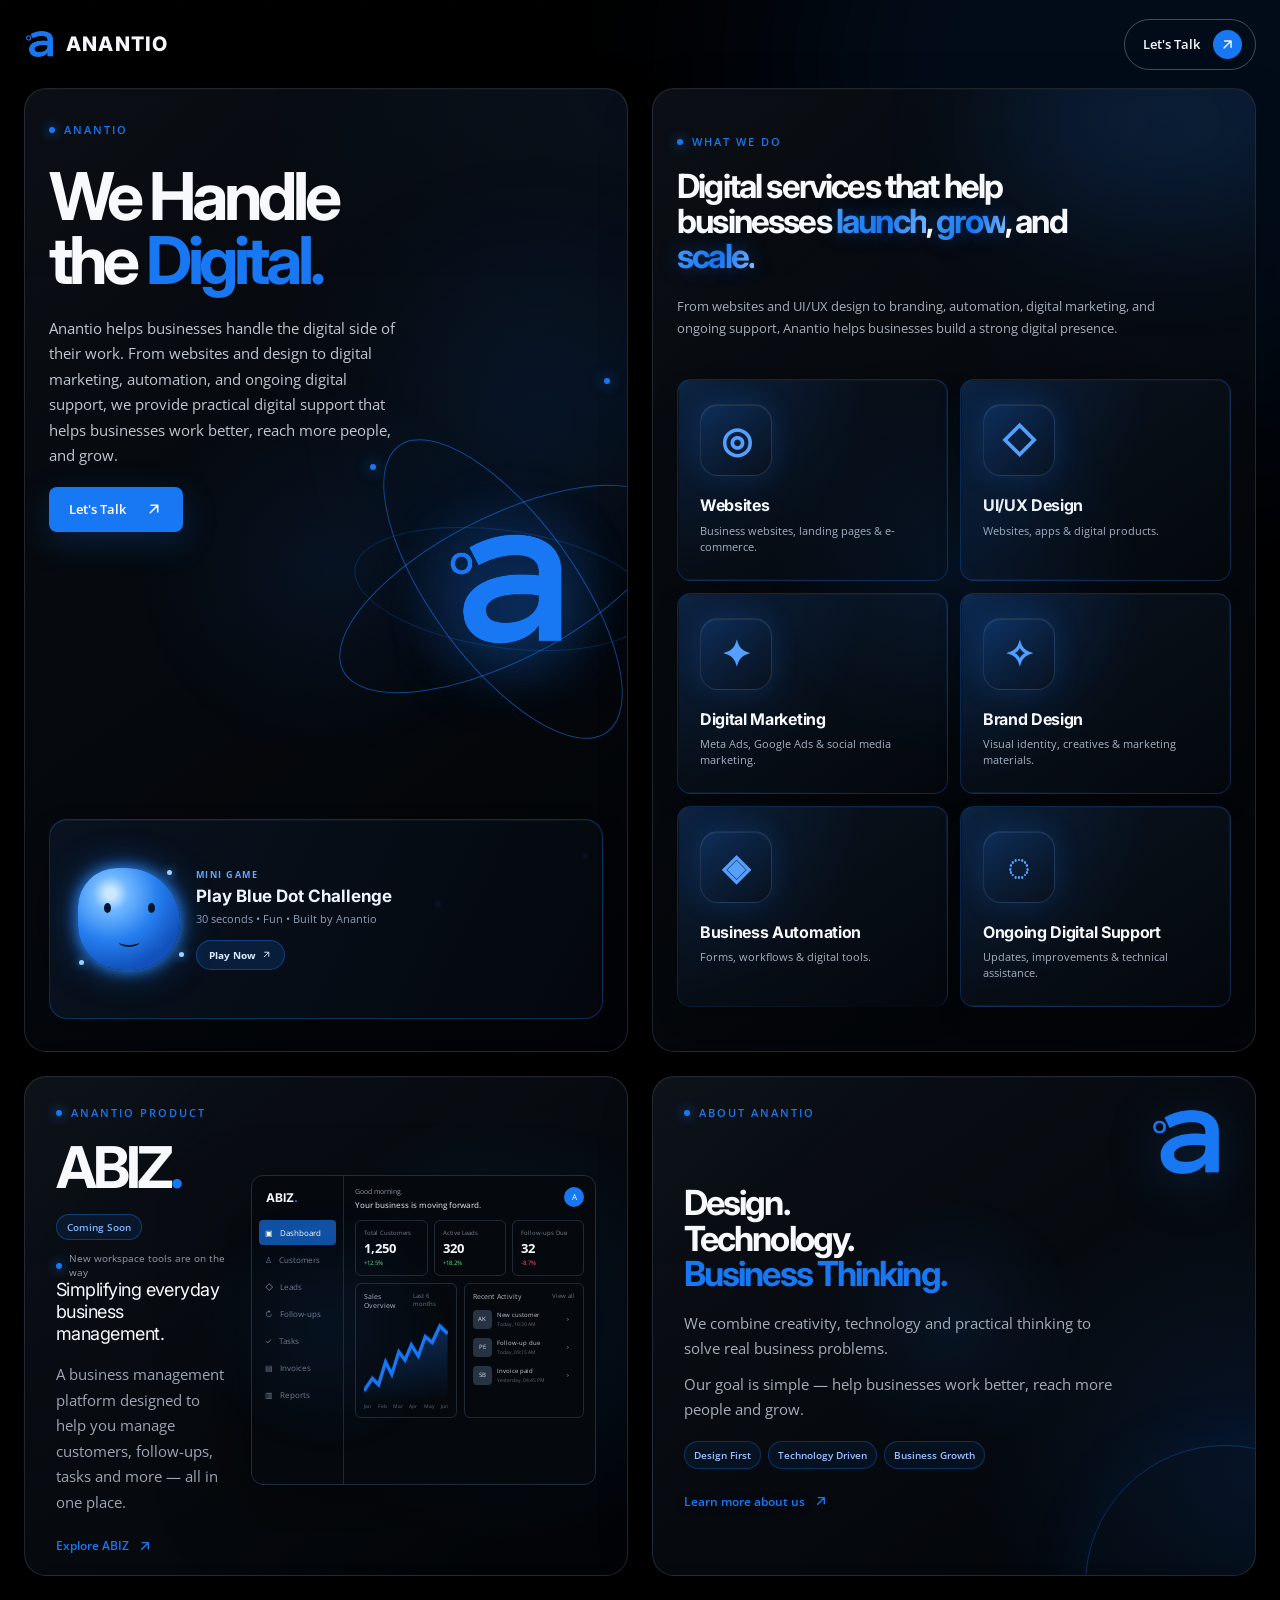
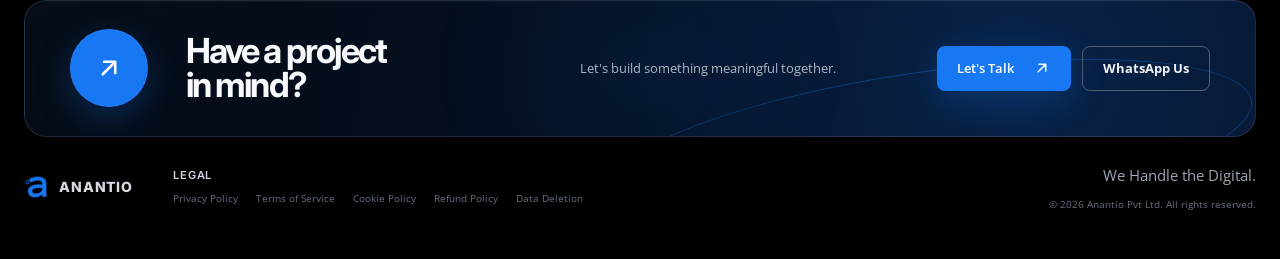
<file: index.html>
<!DOCTYPE html>
<html lang="en">
<head>
  <meta charset="UTF-8">
  <meta name="viewport" content="width=device-width, initial-scale=1.0">
  <meta name="description" content="Anantio — We Handle the Digital.">
  <meta name="theme-color" content="#000000">
  <title>Anantio — We Handle the Digital.</title>
  <link rel="icon" type="image/png" href="anantio-logo.png">
  <link rel="shortcut icon" type="image/png" href="anantio-logo.png">
  <link rel="apple-touch-icon" href="anantio-logo.png">
  <link rel="preconnect" href="https://fonts.googleapis.com">
  <link rel="preconnect" href="https://fonts.gstatic.com" crossorigin>
  <link href="https://fonts.googleapis.com/css2?family=Roboto:wght@300;400;500;700;800;900&family=Inter:wght@400;500;600;700;800;900&family=Lato:wght@300;400;700;900&family=Open+Sans:wght@300;400;500;600;700;800&display=swap" rel="stylesheet">
  <link rel="stylesheet" href="style.css">
</head>
<body>
  <div class="page-glow" aria-hidden="true"></div>
  <div class="grid-bg" aria-hidden="true"></div>

  <header class="topbar">
    <a href="#" class="wordmark" aria-label="Anantio">
      <img src="anantio-logo.png" alt="" class="logo-image">
      <span>ANANTIO</span>
    </a>
    <a href="mailto:connect@anantio.com" class="talk-button"><span>Let's Talk</span><i><svg class="ui-icon" aria-hidden="true"><use href="#icon-arrow-up-right"></use></svg></i></a>
  </header>

  <main class="bento">
    <article class="card hero">
      <div class="hero-copy">
        <p class="eyebrow"><span></span> ANANTIO</p>
        <h1>We Handle<br>the <em>Digital.</em></h1>
        <p class="hero-description">
          Anantio helps businesses handle the digital side of their work.
          From websites and design to digital marketing, automation, and
          ongoing digital support, we provide practical digital support that
          helps businesses work better, reach more people, and grow.
        </p>
        <a class="primary-button" href="mailto:connect@anantio.com">Let's Talk <span><svg class="ui-icon" aria-hidden="true"><use href="#icon-arrow-up-right"></use></svg></span></a>
      </div>

      <div class="hero-visual" aria-hidden="true">
        <div class="blue-haze"></div>
        <div class="orbit orbit-1"></div>
        <div class="orbit orbit-2"></div>
        <div class="orbit orbit-3"></div>
        <div class="logo-aura"></div>
        <img src="anantio-logo.png" alt="" class="hero-logo">
        <span class="particle p1"></span><span class="particle p2"></span>
        <span class="particle p3"></span><span class="particle p4"></span>
      </div>
      <a class="hero-mascot-cta" href="games/blue-dot-challenge.html" aria-label="Play Blue Dot Challenge">
        <span class="hero-mascot" aria-hidden="true"><i></i><b></b><em></em><strong></strong></span>
        <span class="hero-mascot-copy"><small>MINI GAME</small><strong>Play Blue Dot Challenge</strong><span>30 seconds &bull; Fun &bull; Built by Anantio</span><b>Play Now <svg class="ui-icon" aria-hidden="true"><use href="#icon-arrow-up-right"></use></svg></b></span>
      </a>
    </article>

    <article class="card services">
      <span class="services-particle services-particle-one" aria-hidden="true"></span><span class="services-particle services-particle-two" aria-hidden="true"></span><span class="services-particle services-particle-three" aria-hidden="true"></span>
      <div class="services-heading">
        <p class="eyebrow"><span></span> WHAT WE DO</p>
        <h2>Digital services that help businesses <em>launch</em>, <em>grow</em>, and <em>scale.</em></h2>
        <p>From websites and UI/UX design to branding, automation, digital marketing, and ongoing support, Anantio helps businesses build a strong digital presence.</p>
      </div>

      <div class="services-grid">
        <article class="service"><div class="service-icon">◎</div><div class="service-content"><h2>Websites</h2><p>Business websites, landing pages &amp; e-commerce.</p></div></article>
        <article class="service"><div class="service-icon">◇</div><div class="service-content"><h2>UI/UX Design</h2><p>Websites, apps &amp; digital products.</p></div></article>
        <article class="service"><div class="service-icon">✦</div><div class="service-content"><h2>Digital Marketing</h2><p>Meta Ads, Google Ads &amp; social media marketing.</p></div></article>
        <article class="service"><div class="service-icon">✧</div><div class="service-content"><h2>Brand Design</h2><p>Visual identity, creatives &amp; marketing materials.</p></div></article>
        <article class="service"><div class="service-icon">◈</div><div class="service-content"><h2>Business Automation</h2><p>Forms, workflows &amp; digital tools.</p></div></article>
        <article class="service"><div class="service-icon">◌</div><div class="service-content"><h2>Ongoing Digital Support</h2><p>Updates, improvements &amp; technical assistance.</p></div></article>
      </div>
    </article>

    <article class="card abiz">
      <div class="abiz-copy">
        <p class="eyebrow"><span></span> ANANTIO PRODUCT</p>
        <h2 class="abiz-title">ABIZ<span>.</span></h2>
        <span class="abiz-status">Coming Soon</span>
        <span class="abiz-notification">New workspace tools are on the way</span>
        <p class="abiz-tagline">Simplifying everyday<br class="desktop-break"> business management.</p>
        <p class="abiz-description">A business management platform designed to help you manage customers, follow-ups, tasks and more — all in one place.</p>
        <a href="abiz.html" class="text-link">Explore ABIZ <span><svg class="ui-icon" aria-hidden="true"><use href="#icon-arrow-up-right"></use></svg></span></a>
      </div>

      <div class="dashboard" aria-label="ABIZ dashboard preview">
        <div class="dashboard-sidebar">
          <div class="dash-brand">ABIZ<span>.</span></div>
          <div class="dash-nav active">▣ <span>Dashboard</span></div>
          <div class="dash-nav">♙ <span>Customers</span></div>
          <div class="dash-nav">◇ <span>Leads</span></div>
          <div class="dash-nav">↻ <span>Follow-ups</span></div>
          <div class="dash-nav">✓ <span>Tasks</span></div>
          <div class="dash-nav">▤ <span>Invoices</span></div>
          <div class="dash-nav">▥ <span>Reports</span></div>
        </div>
        <div class="dashboard-main">
          <div class="dashboard-top"><div><small>Good morning.</small><strong>Your business is moving forward.</strong></div><span class="avatar">A</span></div>
          <div class="metric-row">
            <div class="metric"><small>Total Customers</small><strong>1,250</strong><span>+12.5%</span></div>
            <div class="metric"><small>Active Leads</small><strong>320</strong><span>+18.2%</span></div>
            <div class="metric"><small>Follow-ups Due</small><strong>32</strong><span class="negative">-8.7%</span></div>
          </div>
          <div class="dashboard-bottom">
            <div class="chart-panel">
              <div class="panel-label"><span>Sales Overview</span><small>Last 6 months</small></div>
              <svg viewBox="0 0 600 220" preserveAspectRatio="none" aria-hidden="true">
                <defs><linearGradient id="chartFill" x1="0" x2="0" y1="0" y2="1"><stop offset="0" stop-color="#1877F2" stop-opacity=".30"/><stop offset="1" stop-color="#1877F2" stop-opacity="0"/></linearGradient></defs>
                <path class="area" d="M0,190 L60,160 L105,175 L155,120 L200,150 L250,95 L295,115 L340,78 L390,105 L440,58 L490,72 L545,32 L600,50 L600,220 L0,220 Z"/>
                <polyline points="0,190 60,160 105,175 155,120 200,150 250,95 295,115 340,78 390,105 440,58 490,72 545,32 600,50"/>
              </svg>
              <div class="chart-months"><span>Jan</span><span>Feb</span><span>Mar</span><span>Apr</span><span>May</span><span>Jun</span></div>
            </div>
            <div class="activity-panel">
              <div class="panel-label"><span>Recent Activity</span><small>View all</small></div>
              <div class="activity"><i>AK</i><span>New customer<small>Today, 10:30 AM</small></span>›</div>
              <div class="activity"><i>PE</i><span>Follow-up due<small>Today, 09:15 AM</small></span>›</div>
              <div class="activity"><i>SB</i><span>Invoice paid<small>Yesterday, 04:45 PM</small></span>›</div>
            </div>
          </div>
        </div>
      </div>
    </article>

    <article class="card about">
      <div class="about-top">
        <p class="eyebrow"><span></span> ABOUT ANANTIO</p>
        <img src="anantio-logo.png" alt="" class="about-logo">
      </div>
      <div class="about-content">
        <h2>Design.<br>Technology.<br><em>Business Thinking.</em></h2>
        <p>We combine creativity, technology and practical thinking to solve real business problems.</p>
        <p>Our goal is simple — help businesses work better, reach more people and grow.</p>
        <div class="about-badges" aria-label="Anantio principles"><span>Design First</span><span>Technology Driven</span><span>Business Growth</span></div>
        <a href="about.html" class="text-link">Learn more about us <span><svg class="ui-icon" aria-hidden="true"><use href="#icon-arrow-up-right"></use></svg></span></a>
      </div>
      <div class="about-orbit" aria-hidden="true"></div>
    </article>

    <article class="card contact" id="contact">
      <div class="contact-decor" aria-hidden="true"></div>
      <div class="contact-icon"><svg class="ui-icon" aria-hidden="true"><use href="#icon-arrow-up-right"></use></svg></div>
      <div class="contact-title"><h2>Have a project<br class="desktop-break"> in mind?</h2></div>
      <p>Let's build something meaningful together.</p>
      <div class="contact-actions">
        <a class="primary-button" href="mailto:connect@anantio.com">Let's Talk <span><svg class="ui-icon" aria-hidden="true"><use href="#icon-arrow-up-right"></use></svg></span></a>
        <a class="secondary-button" href="https://wa.me/919500815182" target="_blank" rel="noopener">WhatsApp Us</a>
      </div>
    </article>
  </main>

  <footer class="footer">
    <a href="#" class="wordmark footer-brand"><img src="anantio-logo.png" alt="" class="logo-image"><span>ANANTIO</span></a>
    <div class="footer-legal">
      <h2>Legal</h2>
      <nav aria-label="Legal pages">
        <a href="legal/privacy-policy.html">Privacy Policy</a>
        <a href="legal/terms-of-service.html">Terms of Service</a>
        <a href="legal/cookie-policy.html">Cookie Policy</a>
        <a href="legal/refund-policy.html">Refund Policy</a>
        <a href="legal/data-deletion.html">Data Deletion</a>
      </nav>
    </div>
    <div class="footer-meta">
      <p>We Handle the Digital.</p>
      <span>© 2026 Anantio Pvt Ltd. All rights reserved.</span>
    </div>
  </footer>

  <svg width="0" height="0" aria-hidden="true" focusable="false">
    <symbol id="icon-arrow-up-right" viewBox="0 0 24 24">
      <path d="M7 17 17 7M8 7h9v9" fill="none" stroke="currentColor" stroke-linecap="round" stroke-linejoin="round" stroke-width="2"/>
    </symbol>
  </svg>
  <script src="script.js"></script>
</body>
</html>
</file>
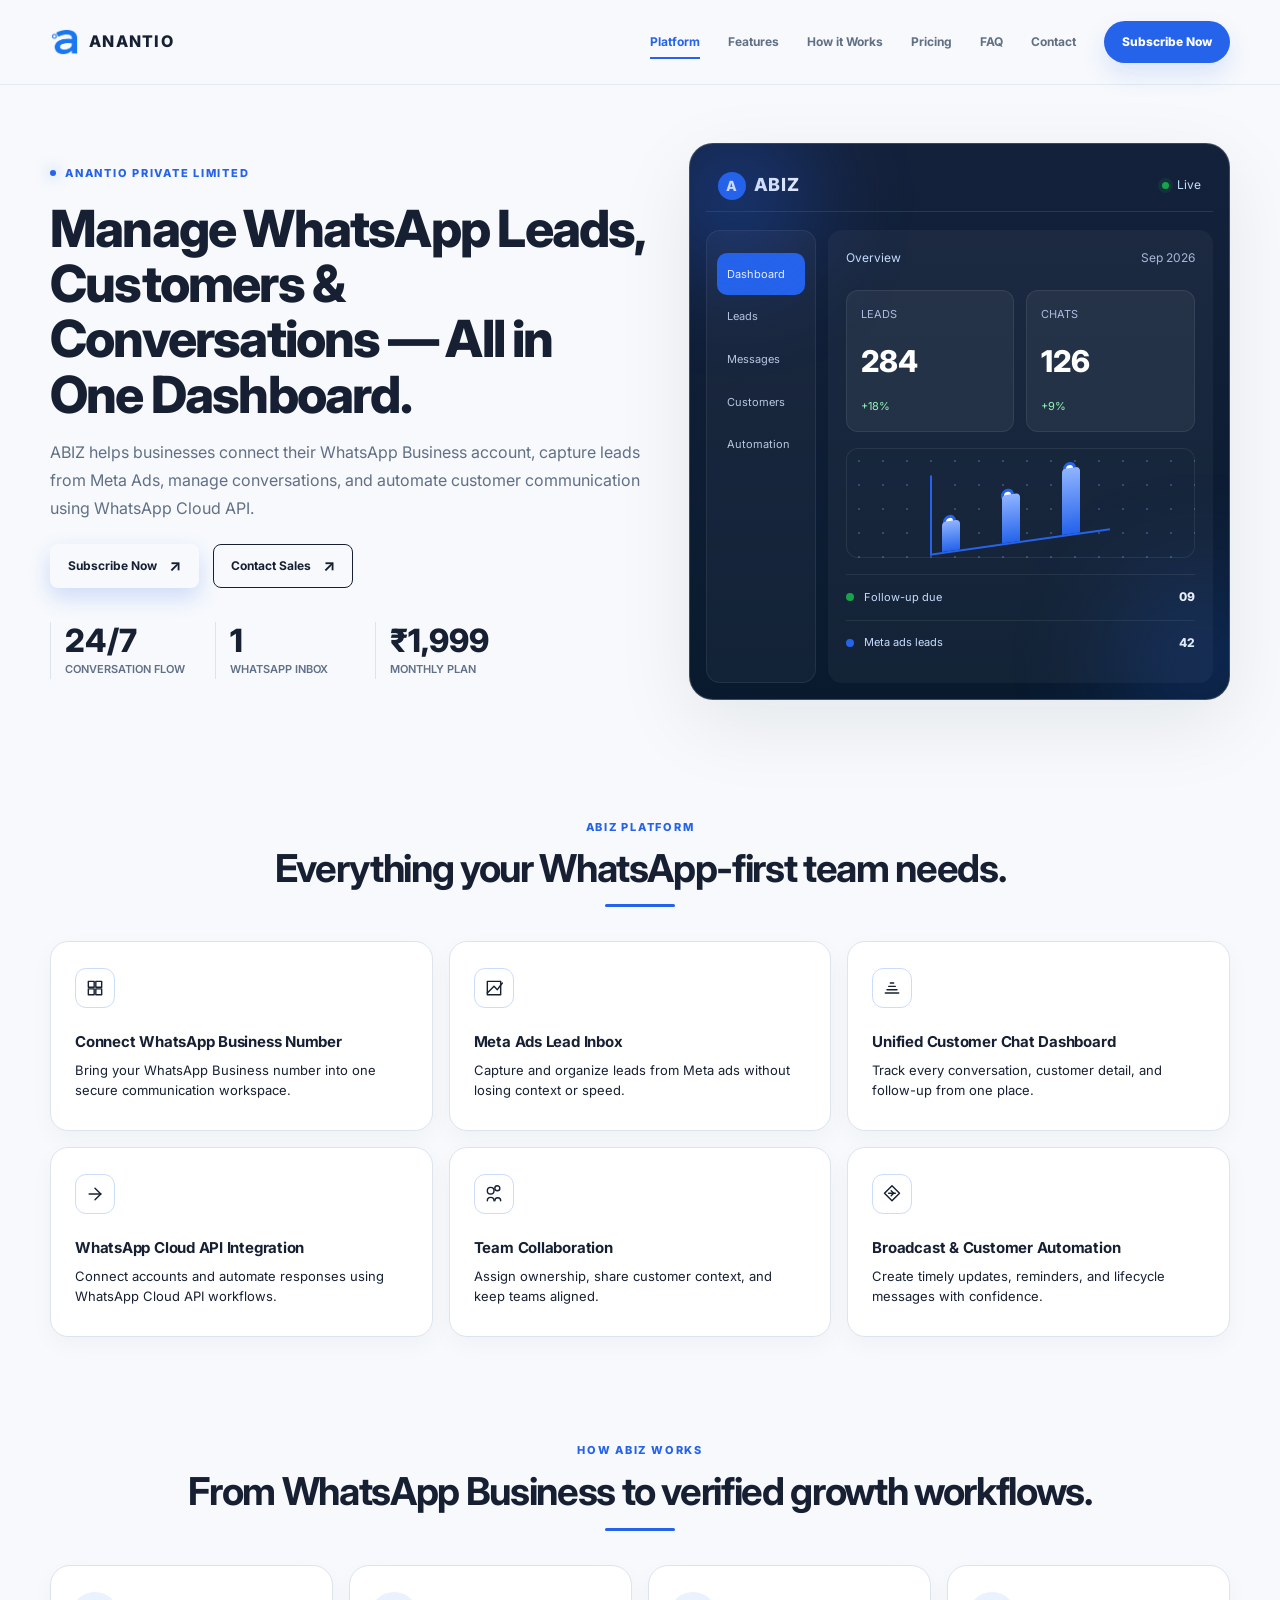
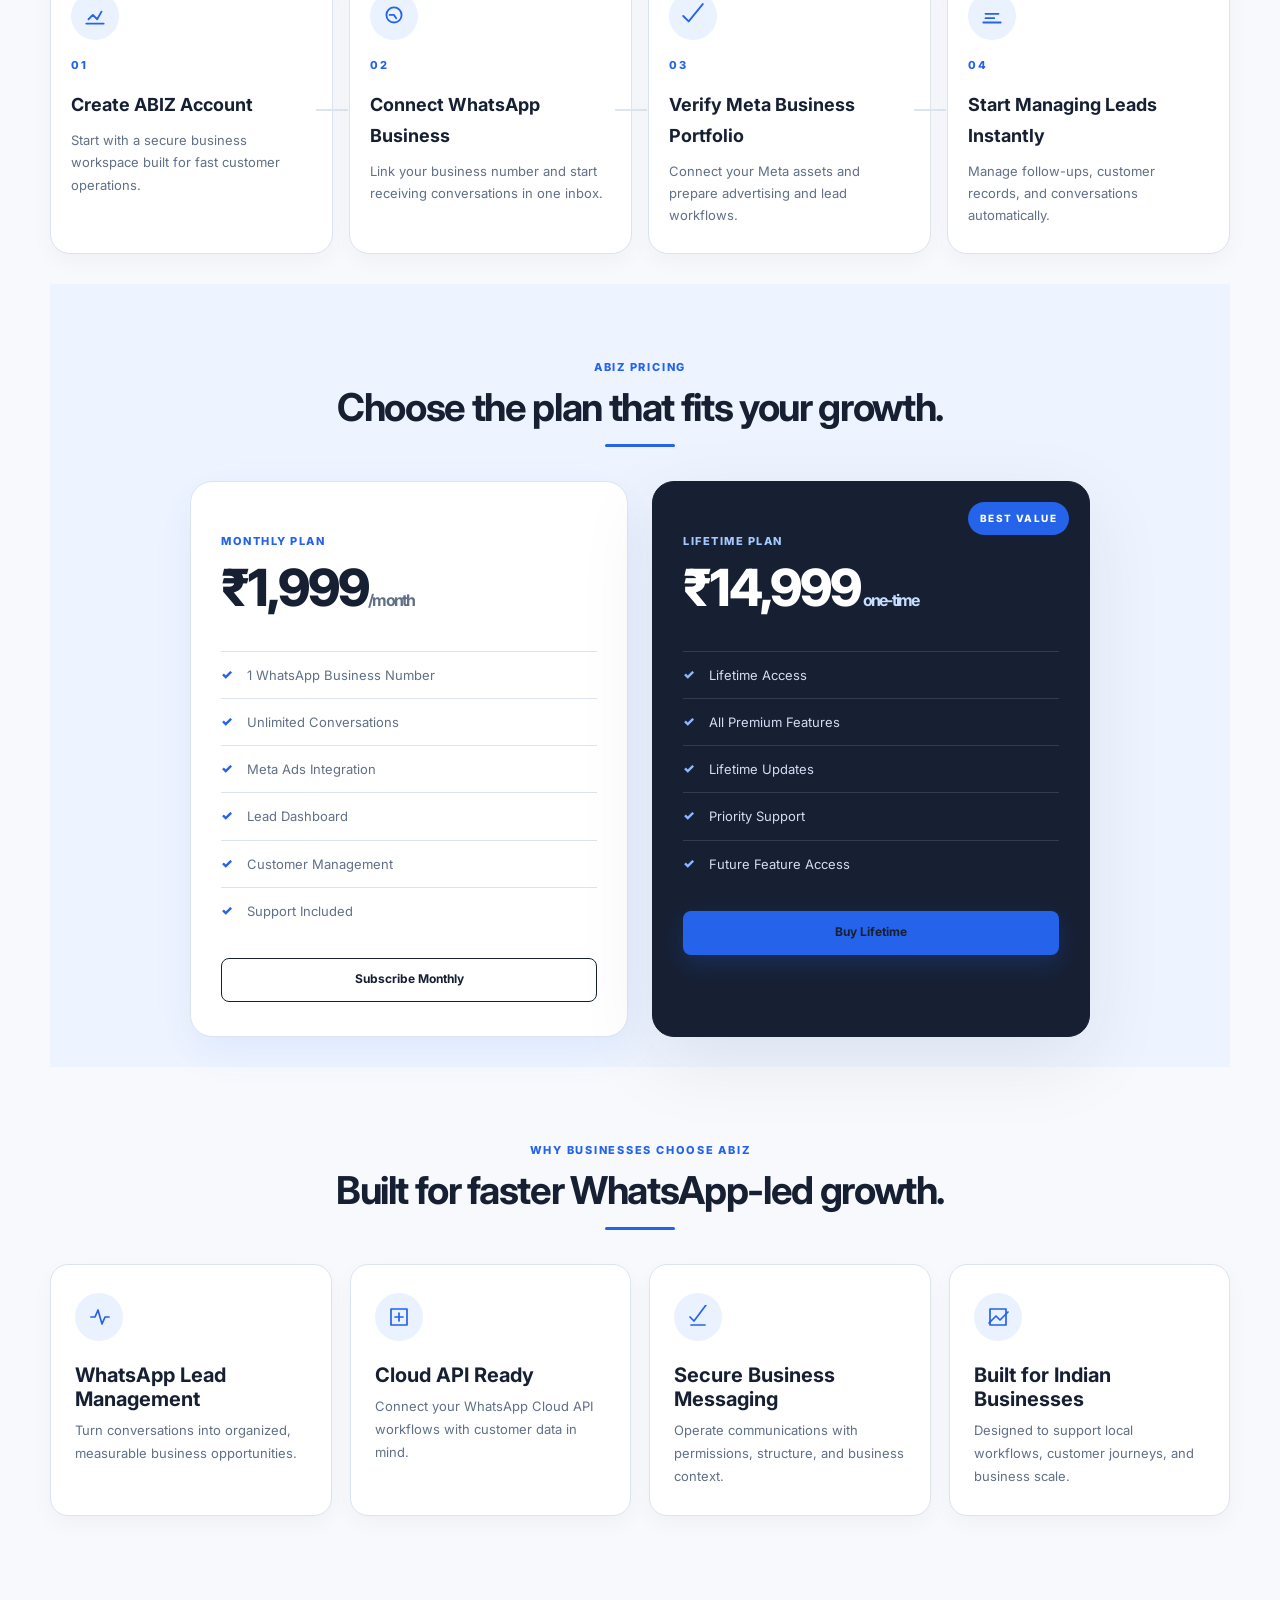
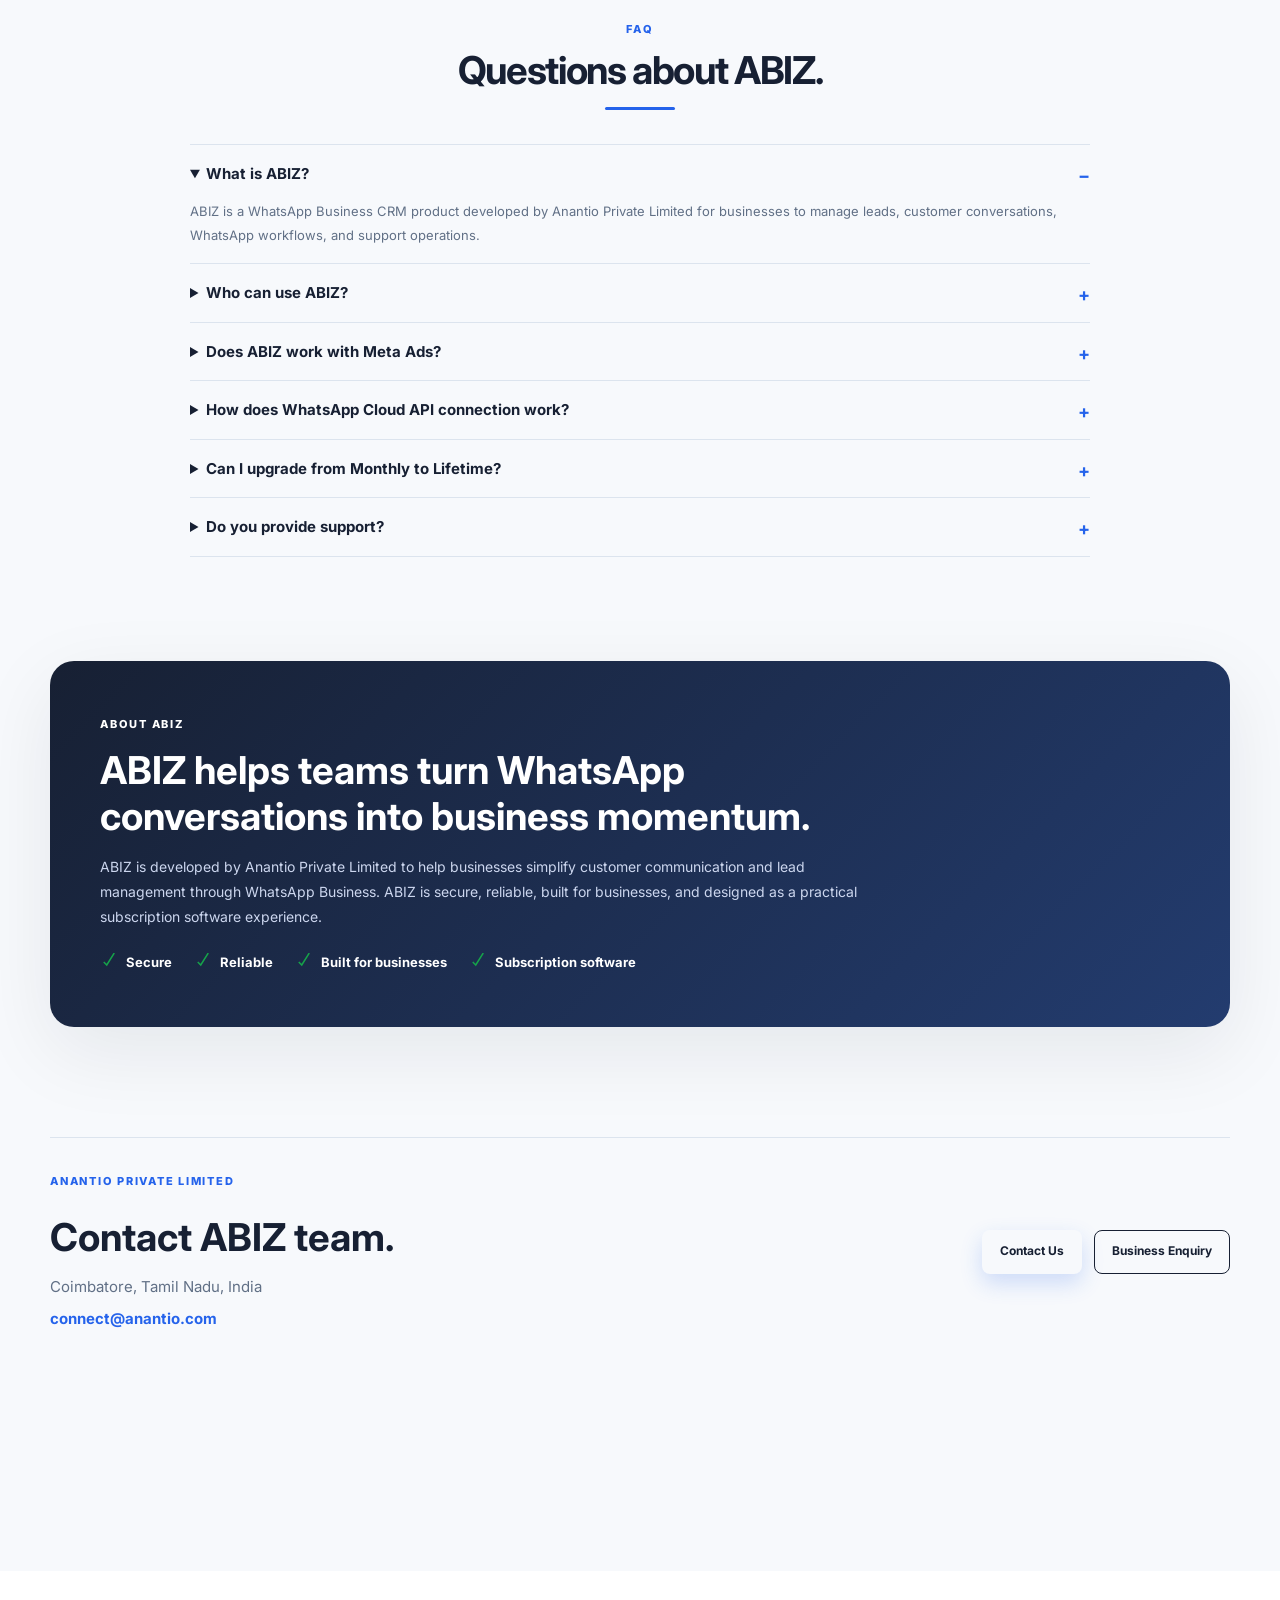
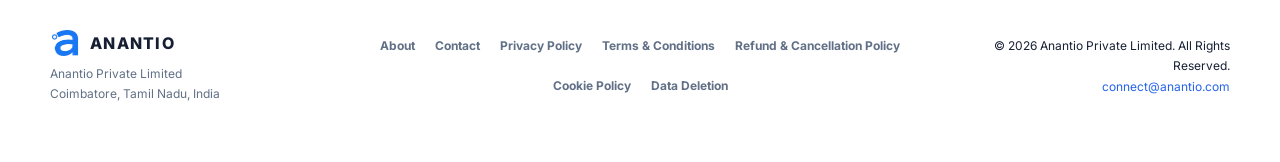
<file: abiz.html>
<!doctype html>
<html lang="en">
<head>
  <meta charset="UTF-8" />
  <meta name="viewport" content="width=device-width, initial-scale=1.0" />
  <meta name="description" content="ABIZ by Anantio Private Limited — WhatsApp Business CRM for growing businesses." />
  <meta name="theme-color" content="#2563eb" />
  <meta property="og:title" content="ABIZ by Anantio Private Limited" />
  <meta property="og:description" content="WhatsApp Business CRM for growing businesses." />
  <meta property="og:type" content="website" />
  <title>ABIZ | WhatsApp Business CRM for Growing Businesses</title>
  <link rel="icon" type="image/png" href="anantio-logo.png" />
  <link rel="preconnect" href="https://fonts.googleapis.com" />
  <link rel="preconnect" href="https://fonts.gstatic.com" crossorigin />
  <link href="https://fonts.googleapis.com/css2?family=Inter:wght@400;500;600;700;800&display=swap" rel="stylesheet" />
  <link rel="stylesheet" href="abiz.css" />
</head>
<body>
  <div class="abiz-site-header">
    <nav class="abiz-navbar container" aria-label="Main navigation">
      <a class="abiz-logo" href="index.html" aria-label="Anantio home">
        <img src="anantio-logo.png" alt="Anantio" />
        <span>ANANTIO</span>
      </a>

      <button class="abiz-menu-toggle" aria-label="Toggle navigation" aria-expanded="false">
        <span></span>
        <span></span>
        <span></span>
      </button>

      <div class="abiz-nav-links" id="abiz-nav-links">
        <a class="active" href="#hero">Platform</a>
        <a href="#features">Features</a>
        <a href="#how-it-works">How it Works</a>
        <a href="#pricing">Pricing</a>
        <a href="#faq">FAQ</a>
        <a href="contact.html">Contact</a>
        <a class="abiz-nav-button" href="https://app.anantio.com/">Subscribe Now</a>
      </div>
    </nav>
  </div>

  <main class="abiz-page">
    <section class="abiz-hero container" id="hero">
      <div class="abiz-hero-copy">
        <div class="hero-kicker"><span></span> ANANTIO PRIVATE LIMITED</div>
        <h1>Manage WhatsApp Leads, Customers &amp; Conversations — All in One Dashboard.</h1>
        <p class="abiz-subtitle">
          ABIZ helps businesses connect their WhatsApp Business account, capture leads from Meta Ads, manage conversations, and automate customer communication using WhatsApp Cloud API.
        </p>
        <div class="hero-actions">
          <a class="button button-primary" href="https://app.anantio.com/">Subscribe Now <span aria-hidden="true">↗</span></a>
          <a class="button button-secondary" href="https://wa.me/919500815182">Contact Sales <span aria-hidden="true">↗</span></a>
        </div>

        <div class="hero-proof">
          <div>
            <span class="proof-number">24/7</span>
            <span class="proof-label">Conversation Flow</span>
          </div>
          <div>
            <span class="proof-number">1</span>
            <span class="proof-label">WhatsApp Inbox</span>
          </div>
          <div>
            <span class="proof-number">₹1,999</span>
            <span class="proof-label">Monthly Plan</span>
          </div>
        </div>
      </div>

      <aside class="abiz-dashboard-card" aria-label="ABIZ dashboard preview">
        <div class="dashboard-topbar">
          <span class="dashboard-brand"><span class="dashboard-logo">A</span>ABIZ</span>
          <span class="dashboard-status"><span></span>Live</span>
        </div>
        <div class="dashboard-grid">
          <div class="dashboard-sidebar">
            <span class="dash-menu active">Dashboard</span>
            <span class="dash-menu">Leads</span>
            <span class="dash-menu">Messages</span>
            <span class="dash-menu">Customers</span>
            <span class="dash-menu">Automation</span>
          </div>
          <div class="dashboard-content">
            <div class="dashboard-content-head">
              <span>Overview</span>
              <span class="dashboard-date">Sep 2026</span>
            </div>
            <div class="dashboard-metrics">
              <div class="metric-card">
                <span class="metric-label">Leads</span>
                <span class="metric-value">284</span>
                <span class="metric-change positive">+18%</span>
              </div>
              <div class="metric-card">
                <span class="metric-label">Chats</span>
                <span class="metric-value">126</span>
                <span class="metric-change positive">+9%</span>
              </div>
            </div>
            <div class="dashboard-chart">
              <div class="chart-line">
                <span class="chart-dot dot-one"></span>
                <span class="chart-dot dot-two"></span>
                <span class="chart-dot dot-three"></span>
                <span class="chart-bar bar-one"></span>
                <span class="chart-bar bar-two"></span>
                <span class="chart-bar bar-three"></span>
              </div>
            </div>
            <div class="dashboard-list">
              <div class="list-row">
                <span class="list-icon green"></span>
                <span class="list-text">Follow-up due</span>
                <span class="list-number">09</span>
              </div>
              <div class="list-row">
                <span class="list-icon blue"></span>
                <span class="list-text">Meta ads leads</span>
                <span class="list-number">42</span>
              </div>
            </div>
          </div>
        </div>
      </aside>
    </section>

    <section class="feature-section container" id="features">
      <div class="section-heading centered">
        <span class="abiz-kicker">ABIZ PLATFORM</span>
        <h2>Everything your WhatsApp-first team needs.</h2>
      </div>
      <div class="feature-grid">
        <article class="feature-card">
          <div class="feature-icon">
            <svg viewBox="0 0 24 24" aria-hidden="true">
              <path d="M4 4h7v7H4zM13 4h7v7h-7zM4 13h7v7H4zM13 13h7v7h-7z" />
            </svg>
          </div>
          <h3>Connect WhatsApp Business Number</h3>
          <p>Bring your WhatsApp Business number into one secure communication workspace.</p>
        </article>

        <article class="feature-card">
          <div class="feature-icon">
            <svg viewBox="0 0 24 24" aria-hidden="true">
              <path d="M4 18l8-8 4 4 6-8" />
              <path d="M4 4h16v16H4z" />
            </svg>
          </div>
          <h3>Meta Ads Lead Inbox</h3>
          <p>Capture and organize leads from Meta ads without losing context or speed.</p>
        </article>

        <article class="feature-card">
          <div class="feature-icon">
            <svg viewBox="0 0 24 24" aria-hidden="true">
              <path d="M4 18h16" />
              <path d="M6 14h12" />
              <path d="M8 10h8" />
              <path d="M10 6h4" />
            </svg>
          </div>
          <h3>Unified Customer Chat Dashboard</h3>
          <p>Track every conversation, customer detail, and follow-up from one place.</p>
        </article>

        <article class="feature-card">
          <div class="feature-icon">
            <svg viewBox="0 0 24 24" aria-hidden="true">
              <path d="M5 12h14" />
              <path d="M12 5l7 7-7 7" />
            </svg>
          </div>
          <h3>WhatsApp Cloud API Integration</h3>
          <p>Connect accounts and automate responses using WhatsApp Cloud API workflows.</p>
        </article>

        <article class="feature-card">
          <div class="feature-icon">
            <svg viewBox="0 0 24 24" aria-hidden="true">
              <path d="M8 12a4 4 0 1 0 0-8 4 4 0 0 0 0 8z" />
              <path d="M16 8a3 3 0 1 0 0-6 3 3 0 0 0 0 6z" />
              <path d="M4 20a4 4 0 0 1 8 0" />
              <path d="M13 20a3.5 3.5 0 0 1 7 0" />
            </svg>
          </div>
          <h3>Team Collaboration</h3>
          <p>Assign ownership, share customer context, and keep teams aligned.</p>
        </article>

        <article class="feature-card">
          <div class="feature-icon">
            <svg viewBox="0 0 24 24" aria-hidden="true">
              <path d="M3 11l9-9 9 9-9 9-9-9z" />
              <path d="M8 11h8" />
              <path d="M11 8l3 3-3 3" />
            </svg>
          </div>
          <h3>Broadcast &amp; Customer Automation</h3>
          <p>Create timely updates, reminders, and lifecycle messages with confidence.</p>
        </article>
      </div>
    </section>

    <section class="workflow-section container" id="how-it-works">
      <div class="section-heading centered">
        <span class="abiz-kicker">HOW ABIZ WORKS</span>
        <h2>From WhatsApp Business to verified growth workflows.</h2>
      </div>
      <div class="workflow-grid">
        <article class="workflow-step">
          <span class="step-icon">
            <svg viewBox="0 0 24 24" aria-hidden="true"><path d="M4 19h16M6 15l4-4 4 4 4-7" /></svg>
          </span>
          <span class="step-number">01</span>
          <h3>Create ABIZ Account</h3>
          <p>Start with a secure business workspace built for fast customer operations.</p>
        </article>
        <article class="workflow-step">
          <span class="step-icon">
            <svg viewBox="0 0 24 24" aria-hidden="true"><path d="M5 11a7 7 0 1 1 14 0 7 7 0 0 1-14 0z" /><path d="M8 11h4l2 3" /></svg>
          </span>
          <span class="step-number">02</span>
          <h3>Connect WhatsApp Business</h3>
          <p>Link your business number and start receiving conversations in one inbox.</p>
        </article>
        <article class="workflow-step">
          <span class="step-icon">
            <svg viewBox="0 0 24 24" aria-hidden="true"><path d="M3 12l5 5L21 1" /></svg>
          </span>
          <span class="step-number">03</span>
          <h3>Verify Meta Business Portfolio</h3>
          <p>Connect your Meta assets and prepare advertising and lead workflows.</p>
        </article>
        <article class="workflow-step">
          <span class="step-icon">
            <svg viewBox="0 0 24 24" aria-hidden="true"><path d="M4 18h16M6 14h8m-8-4h12" /></svg>
          </span>
          <span class="step-number">04</span>
          <h3>Start Managing Leads Instantly</h3>
          <p>Manage follow-ups, customer records, and conversations automatically.</p>
        </article>
      </div>
    </section>

    <section class="pricing-section container" id="pricing">
      <div class="section-heading centered">
        <span class="abiz-kicker">ABIZ PRICING</span>
        <h2>Choose the plan that fits your growth.</h2>
      </div>
      <div class="pricing-grid">
        <article class="pricing-card">
          <div class="pricing-card-top">
            <span class="plan-label">Monthly Plan</span>
            <span class="plan-price">₹1,999<span>/month</span></span>
          </div>
          <ul class="plan-features">
            <li>1 WhatsApp Business Number</li>
            <li>Unlimited Conversations</li>
            <li>Meta Ads Integration</li>
            <li>Lead Dashboard</li>
            <li>Customer Management</li>
            <li>Support Included</li>
          </ul>
          <a class="button button-secondary pricing-button" href="https://app.anantio.com/">Subscribe Monthly</a>
        </article>

        <article class="pricing-card pricing-card-highlight">
          <span class="best-value">Best Value</span>
          <div class="pricing-card-top">
            <span class="plan-label">Lifetime Plan</span>
            <span class="plan-price">₹14,999<span> one-time</span></span>
          </div>
          <ul class="plan-features">
            <li>Lifetime Access</li>
            <li>All Premium Features</li>
            <li>Lifetime Updates</li>
            <li>Priority Support</li>
            <li>Future Feature Access</li>
          </ul>
          <a class="button button-primary pricing-button" href="https://app.anantio.com/">Buy Lifetime</a>
        </article>
      </div>
    </section>

    <section class="stats-section container">
      <div class="section-heading centered">
        <span class="abiz-kicker">WHY BUSINESSES CHOOSE ABIZ</span>
        <h2>Built for faster WhatsApp-led growth.</h2>
      </div>
      <div class="stats-grid">
        <article class="stat-card">
          <span class="stat-icon">
            <svg viewBox="0 0 24 24" aria-hidden="true"><path d="M4 12h4l3-7 4 14 3-7h4" /></svg>
          </span>
          <h3>WhatsApp Lead Management</h3>
          <p>Turn conversations into organized, measurable business opportunities.</p>
        </article>
        <article class="stat-card">
          <span class="stat-icon">
            <svg viewBox="0 0 24 24" aria-hidden="true"><path d="M4 4h16v16H4z" /><path d="M8 12h8" /><path d="M12 8v8" /></svg>
          </span>
          <h3>Cloud API Ready</h3>
          <p>Connect your WhatsApp Cloud API workflows with customer data in mind.</p>
        </article>
        <article class="stat-card">
          <span class="stat-icon">
            <svg viewBox="0 0 24 24" aria-hidden="true"><path d="M4 12l4 4L20 0" /><path d="M5 20h14" /></svg>
          </span>
          <h3>Secure Business Messaging</h3>
          <p>Operate communications with permissions, structure, and business context.</p>
        </article>
        <article class="stat-card">
          <span class="stat-icon">
            <svg viewBox="0 0 24 24" aria-hidden="true"><path d="M3 18l7-7 4 4 8-8" /><path d="M4 4h16v16H4z" /></svg>
          </span>
          <h3>Built for Indian Businesses</h3>
          <p>Designed to support local workflows, customer journeys, and business scale.</p>
        </article>
      </div>
    </section>

    <section class="faq-section container" id="faq">
      <div class="section-heading centered">
        <span class="abiz-kicker">FAQ</span>
        <h2>Questions about ABIZ.</h2>
      </div>
      <div class="faq-list">
        <details open>
          <summary>What is ABIZ?</summary>
          <p>ABIZ is a WhatsApp Business CRM product developed by Anantio Private Limited for businesses to manage leads, customer conversations, WhatsApp workflows, and support operations.</p>
        </details>
        <details>
          <summary>Who can use ABIZ?</summary>
          <p>ABIZ is designed for growing businesses, sales teams, customer support teams, agencies, and service providers that use WhatsApp Business for customer communication.</p>
        </details>
        <details>
          <summary>Does ABIZ work with Meta Ads?</summary>
          <p>Yes. ABIZ is built to help businesses organize leads from Meta Ads and route incoming WhatsApp conversations into a central business dashboard.</p>
        </details>
        <details>
          <summary>How does WhatsApp Cloud API connection work?</summary>
          <p>Customers connect their WhatsApp Business number and required business assets through ABIZ onboarding and Cloud API setup procedures.</p>
        </details>
        <details>
          <summary>Can I upgrade from Monthly to Lifetime?</summary>
          <p>Yes. Customers can request plan transition guidance from support and relevant account information can be reviewed for upgrade eligibility.</p>
        </details>
        <details>
          <summary>Do you provide support?</summary>
          <p>Yes. Support is included with the monthly plan and priority support is available for lifetime customers.</p>
        </details>
      </div>
    </section>

    <section class="about-abiz-section container">
      <div class="about-abiz-card">
        <div class="about-abiz-copy">
          <span class="abiz-kicker">ABOUT ABIZ</span>
          <h2>ABIZ helps teams turn WhatsApp conversations into business momentum.</h2>
          <p>
            ABIZ is developed by Anantio Private Limited to help businesses simplify customer communication and lead management through WhatsApp Business. ABIZ is secure, reliable, built for businesses, and designed as a practical subscription software experience.
          </p>
          <div class="about-list">
            <span><svg viewBox="0 0 24 24" aria-hidden="true"><path d="M5 12l4 4L19 0" /></svg>Secure</span>
            <span><svg viewBox="0 0 24 24" aria-hidden="true"><path d="M5 12l4 4L19 0" /></svg>Reliable</span>
            <span><svg viewBox="0 0 24 24" aria-hidden="true"><path d="M5 12l4 4L19 0" /></svg>Built for businesses</span>
            <span><svg viewBox="0 0 24 24" aria-hidden="true"><path d="M5 12l4 4L19 0" /></svg>Subscription software</span>
          </div>
        </div>
      </div>
    </section>

    <section class="contact-strip container">
      <div class="contact-strip-grid">
        <div>
          <span class="abiz-kicker">ANANTIO PRIVATE LIMITED</span>
          <h2>Contact ABIZ team.</h2>
          <p>Coimbatore, Tamil Nadu, India</p>
          <a class="contact-email" href="mailto:connect@anantio.com">connect@anantio.com</a>
        </div>
        <div class="contact-strip-actions">
          <a class="button button-primary" href="https://wa.me/919500815182">Contact Us</a>
          <a class="button button-secondary" href="mailto:connect@anantio.com">Business Enquiry</a>
        </div>
      </div>
    </section>
  </main>

  <footer class="abiz-footer">
    <div class="container footer-grid">
      <div class="footer-brand-block">
        <a class="abiz-logo" href="index.html" aria-label="Anantio home">
          <img src="anantio-logo.png" alt="Anantio" />
          <span>ANANTIO</span>
        </a>
        <p class="footer-about">Anantio Private Limited<br />Coimbatore, Tamil Nadu, India</p>
      </div>

      <div class="footer-links">
        <a href="about.html">About</a>
        <a href="contact.html">Contact</a>
        <a href="legal/privacy-policy.html">Privacy Policy</a>
        <a href="legal/terms-of-service.html">Terms &amp; Conditions</a>
        <a href="legal/refund-policy.html">Refund &amp; Cancellation Policy</a>
        <a href="legal/cookie-policy.html">Cookie Policy</a>
        <a href="legal/data-deletion.html">Data Deletion</a>
      </div>

      <div class="footer-copy">
        <p>© 2026 Anantio Private Limited. All Rights Reserved.</p>
        <p><a href="mailto:connect@anantio.com">connect@anantio.com</a></p>
      </div>
    </div>
  </footer>

  <script src="abiz.js"></script>
</body>
</html>
</file>
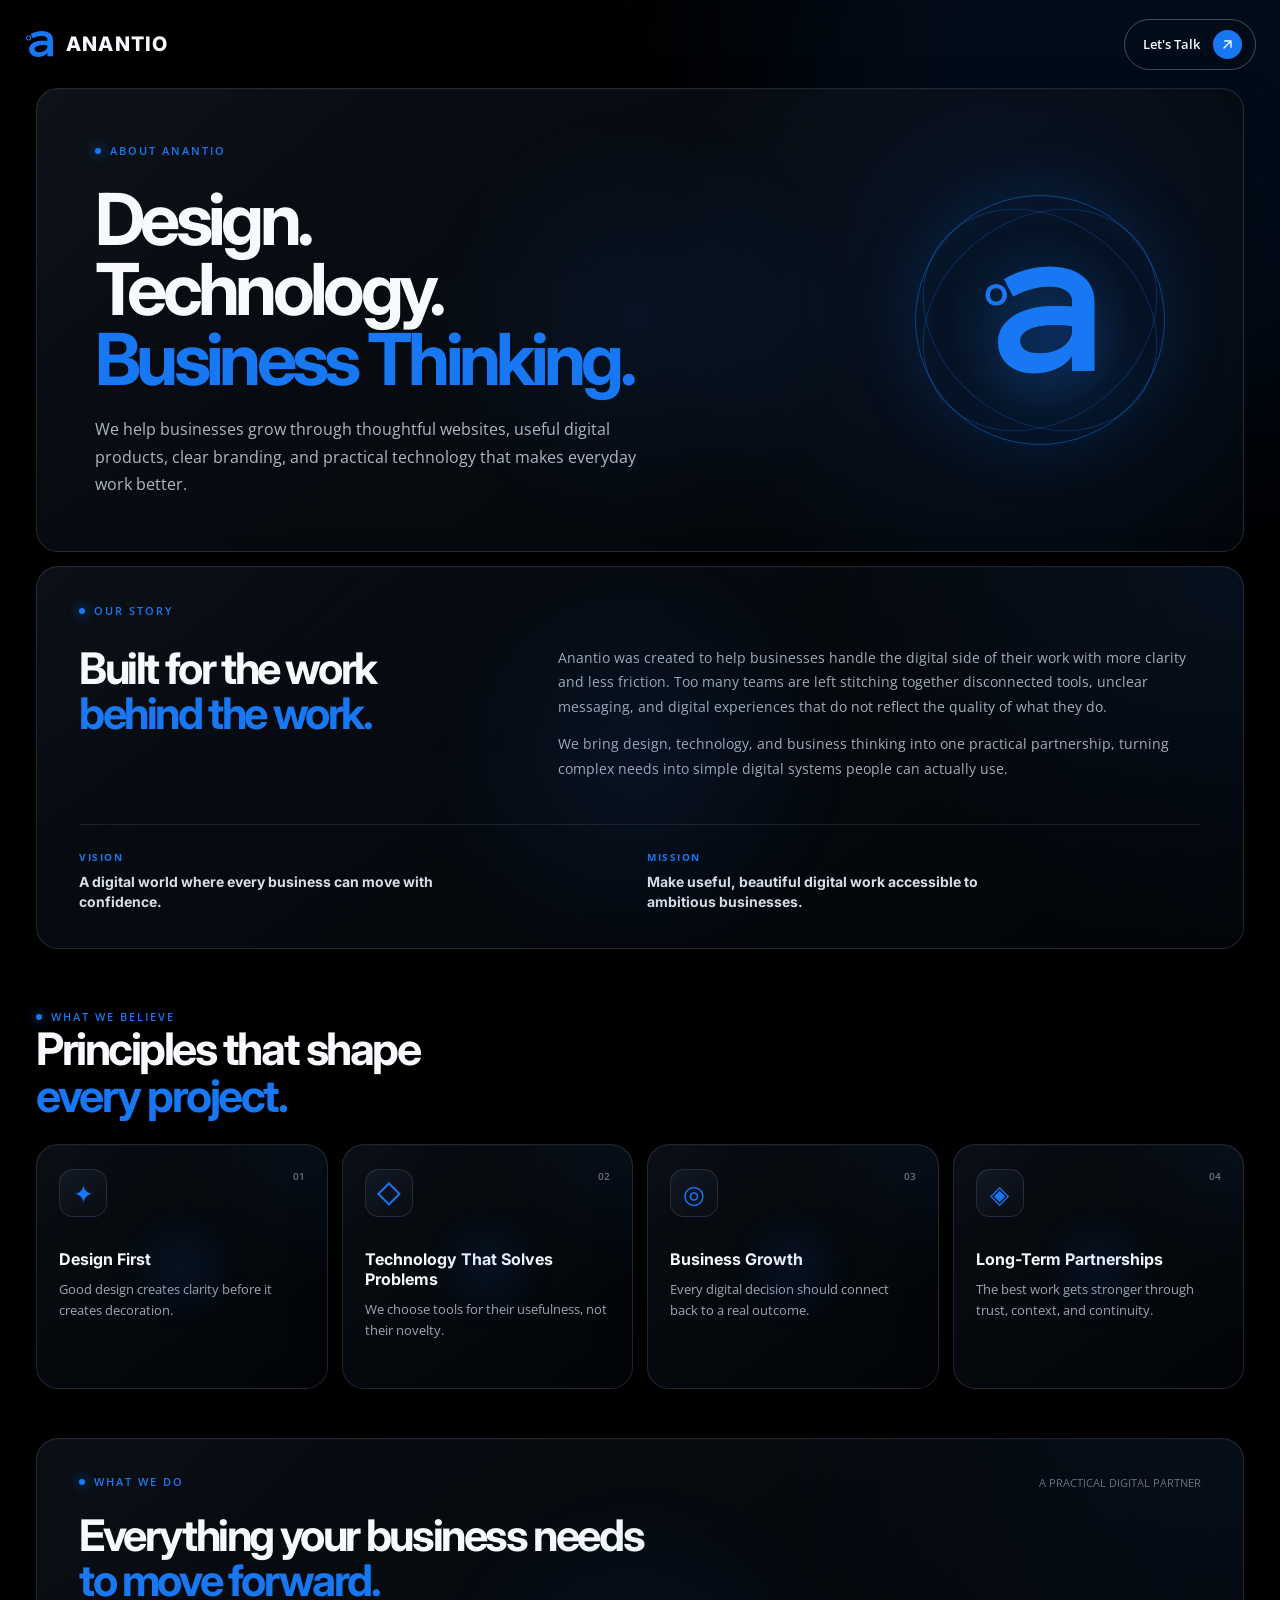
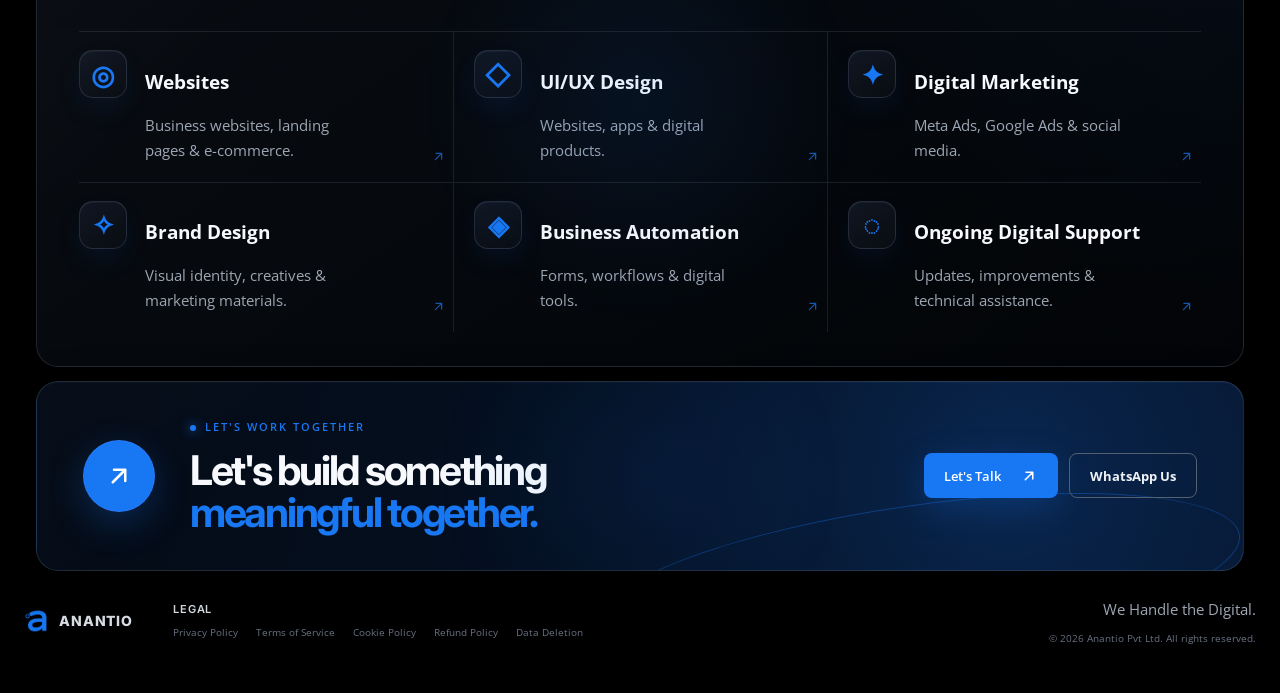
<file: about.html>
<!DOCTYPE html>
<html lang="en">
<head>
  <meta charset="UTF-8">
  <meta name="viewport" content="width=device-width, initial-scale=1.0">
  <meta name="description" content="Learn about Anantio's design-led approach to websites, technology, and business growth.">
  <meta name="theme-color" content="#000000">
  <title>About Anantio | Design. Technology. Business Thinking.</title>
  <link rel="icon" type="image/png" href="anantio-logo.png">
  <link rel="preconnect" href="https://fonts.googleapis.com">
  <link rel="preconnect" href="https://fonts.gstatic.com" crossorigin>
  <link href="https://fonts.googleapis.com/css2?family=Roboto:wght@300;400;500;700;800;900&family=Inter:wght@400;500;600;700;800;900&family=Lato:wght@300;400;700;900&family=Open+Sans:wght@300;400;500;600;700;800&display=swap" rel="stylesheet">
  <link rel="stylesheet" href="style.css">
</head>
<body class="about-page">
  <div class="page-glow" aria-hidden="true"></div>
  <div class="grid-bg" aria-hidden="true"></div>

  <header class="topbar">
    <a href="index.html" class="wordmark" aria-label="Anantio home"><img src="anantio-logo.png" alt="" class="logo-image"><span>ANANTIO</span></a>
    <a href="mailto:connect@anantio.com" class="talk-button"><span>Let's Talk</span><i><svg class="ui-icon" aria-hidden="true"><use href="#icon-arrow-up-right"></use></svg></i></a>
  </header>

  <main class="about-layout">
    <section class="card about-hero-card" aria-labelledby="about-title">
      <div class="about-hero-copy">
        <p class="eyebrow"><span></span> ABOUT ANANTIO</p>
        <h1 id="about-title">Design.<br>Technology.<br><em>Business Thinking.</em></h1>
        <p>We help businesses grow through thoughtful websites, useful digital products, clear branding, and practical technology that makes everyday work better.</p>
      </div>
      <div class="about-hero-mark" aria-hidden="true"><div class="about-mark-ring"></div><img src="anantio-logo.png" alt=""></div>
    </section>

    <section class="card story-card" aria-labelledby="story-title">
      <p class="eyebrow"><span></span> OUR STORY</p>
      <div class="story-grid"><div><h2 id="story-title">Built for the work<br><em>behind the work.</em></h2></div><div><p>Anantio was created to help businesses handle the digital side of their work with more clarity and less friction. Too many teams are left stitching together disconnected tools, unclear messaging, and digital experiences that do not reflect the quality of what they do.</p><p>We bring design, technology, and business thinking into one practical partnership, turning complex needs into simple digital systems people can actually use.</p></div></div>
      <div class="story-pillars"><div><span>VISION</span><strong>A digital world where every business can move with confidence.</strong></div><div><span>MISSION</span><strong>Make useful, beautiful digital work accessible to ambitious businesses.</strong></div></div>
    </section>

    <section class="beliefs-section" aria-labelledby="beliefs-title">
      <div class="section-heading"><p class="eyebrow"><span></span> WHAT WE BELIEVE</p><h2 id="beliefs-title">Principles that shape<br><em>every project.</em></h2></div>
      <div class="beliefs-grid">
        <article class="card belief-card"><div class="belief-number">01</div><div class="belief-icon">✦</div><h3>Design First</h3><p>Good design creates clarity before it creates decoration.</p></article>
        <article class="card belief-card"><div class="belief-number">02</div><div class="belief-icon">◇</div><h3>Technology That Solves Problems</h3><p>We choose tools for their usefulness, not their novelty.</p></article>
        <article class="card belief-card"><div class="belief-number">03</div><div class="belief-icon">◎</div><h3>Business Growth</h3><p>Every digital decision should connect back to a real outcome.</p></article>
        <article class="card belief-card"><div class="belief-number">04</div><div class="belief-icon">◈</div><h3>Long-Term Partnerships</h3><p>The best work gets stronger through trust, context, and continuity.</p></article>
      </div>
    </section>

    <section class="card about-services-card" aria-labelledby="about-services-title">
      <div class="card-heading"><p class="eyebrow"><span></span> WHAT WE DO</p><span class="card-index">A PRACTICAL DIGITAL PARTNER</span></div>
      <h2 id="about-services-title">Everything your business needs<br><em>to move forward.</em></h2>
      <div class="services-grid">
        <div class="service"><div class="service-icon">◎</div><div class="service-content"><h3>Websites</h3><p>Business websites, landing pages &amp; e-commerce.</p></div><span class="service-arrow"><svg class="ui-icon" aria-hidden="true"><use href="#icon-arrow-up-right"></use></svg></span></div>
        <div class="service"><div class="service-icon">◇</div><div class="service-content"><h3>UI/UX Design</h3><p>Websites, apps &amp; digital products.</p></div><span class="service-arrow"><svg class="ui-icon" aria-hidden="true"><use href="#icon-arrow-up-right"></use></svg></span></div>
        <div class="service"><div class="service-icon">✦</div><div class="service-content"><h3>Digital Marketing</h3><p>Meta Ads, Google Ads &amp; social media.</p></div><span class="service-arrow"><svg class="ui-icon" aria-hidden="true"><use href="#icon-arrow-up-right"></use></svg></span></div>
        <div class="service"><div class="service-icon">✧</div><div class="service-content"><h3>Brand Design</h3><p>Visual identity, creatives &amp; marketing materials.</p></div><span class="service-arrow"><svg class="ui-icon" aria-hidden="true"><use href="#icon-arrow-up-right"></use></svg></span></div>
        <div class="service"><div class="service-icon">◈</div><div class="service-content"><h3>Business Automation</h3><p>Forms, workflows &amp; digital tools.</p></div><span class="service-arrow"><svg class="ui-icon" aria-hidden="true"><use href="#icon-arrow-up-right"></use></svg></span></div>
        <div class="service"><div class="service-icon">◌</div><div class="service-content"><h3>Ongoing Digital Support</h3><p>Updates, improvements &amp; technical assistance.</p></div><span class="service-arrow"><svg class="ui-icon" aria-hidden="true"><use href="#icon-arrow-up-right"></use></svg></span></div>
      </div>
    </section>

    <section class="card about-cta-card" aria-labelledby="about-cta-title"><div class="contact-decor" aria-hidden="true"></div><div class="contact-icon"><svg class="ui-icon" aria-hidden="true"><use href="#icon-arrow-up-right"></use></svg></div><div><p class="eyebrow"><span></span> LET'S WORK TOGETHER</p><h2 id="about-cta-title">Let's build something<br><em>meaningful together.</em></h2></div><div class="contact-actions"><a class="primary-button" href="mailto:connect@anantio.com">Let's Talk <span><svg class="ui-icon" aria-hidden="true"><use href="#icon-arrow-up-right"></use></svg></span></a><a class="secondary-button" href="https://wa.me/919500815182" target="_blank" rel="noopener">WhatsApp Us</a></div></section>
  </main>

  <footer class="footer">
    <a href="index.html" class="wordmark footer-brand"><img src="anantio-logo.png" alt="" class="logo-image"><span>ANANTIO</span></a>
    <div class="footer-legal"><h2>Legal</h2><nav aria-label="Legal pages"><a href="legal/privacy-policy.html">Privacy Policy</a><a href="legal/terms-of-service.html">Terms of Service</a><a href="legal/cookie-policy.html">Cookie Policy</a><a href="legal/refund-policy.html">Refund Policy</a><a href="legal/data-deletion.html">Data Deletion</a></nav></div>
    <div class="footer-meta"><p>We Handle the Digital.</p><span>© 2026 Anantio Pvt Ltd. All rights reserved.</span></div>
  </footer>

  <svg width="0" height="0" aria-hidden="true" focusable="false"><symbol id="icon-arrow-up-right" viewBox="0 0 24 24"><path d="M7 17 17 7M8 7h9v9" fill="none" stroke="currentColor" stroke-linecap="round" stroke-linejoin="round" stroke-width="2"/></symbol></svg>
  <script src="script.js"></script>
</body>
</html>
</file>
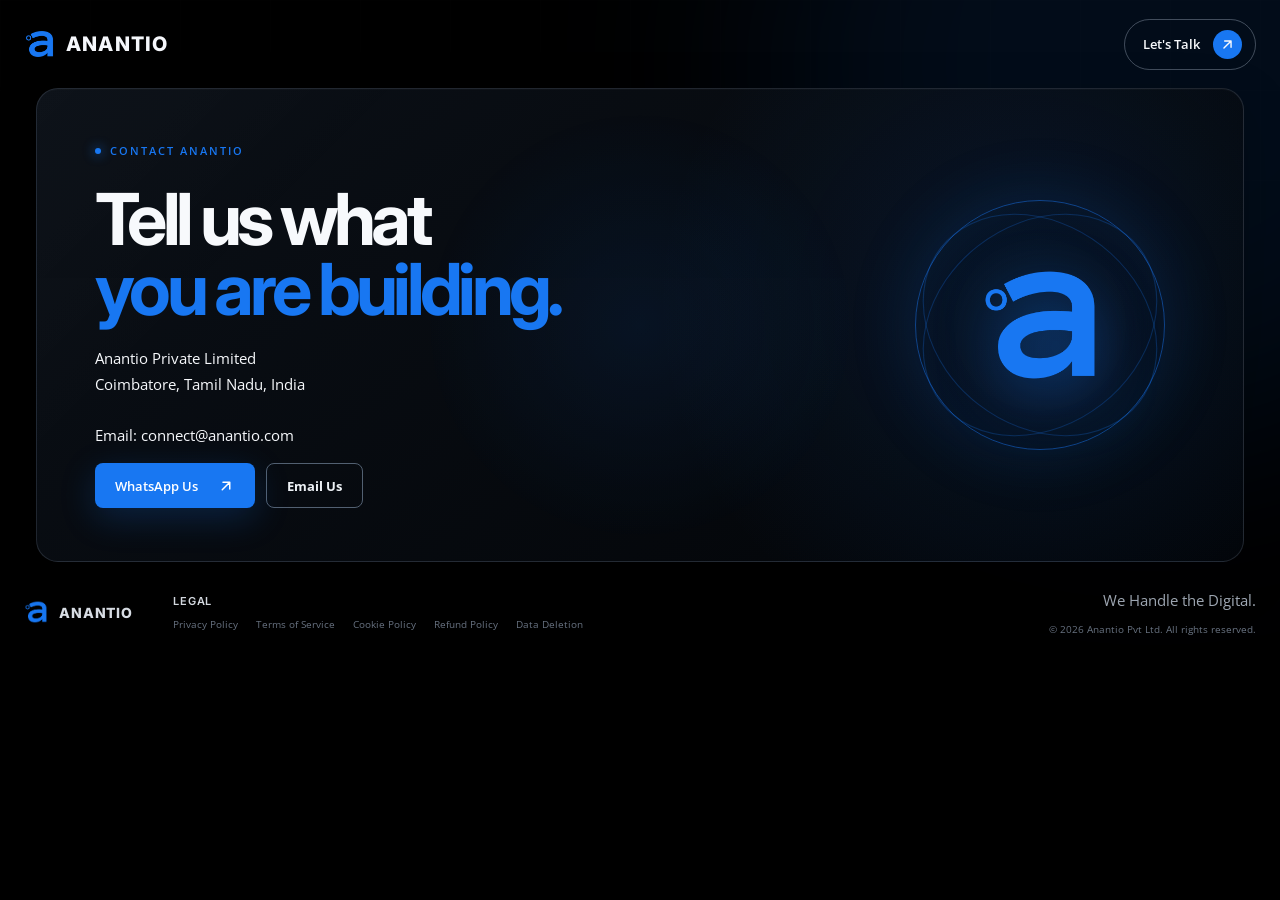
<file: contact.html>
<!DOCTYPE html>
<html lang="en">
<head>
  <meta charset="UTF-8">
  <meta name="viewport" content="width=device-width, initial-scale=1.0">
  <meta name="description" content="Contact Anantio Private Limited — We Handle the Digital.">
  <meta name="theme-color" content="#000000">
  <title>Contact Anantio | We Handle the Digital.</title>
  <link rel="icon" type="image/png" href="anantio-logo.png">
  <link rel="shortcut icon" type="image/png" href="anantio-logo.png">
  <link rel="apple-touch-icon" href="anantio-logo.png">
  <link rel="preconnect" href="https://fonts.googleapis.com">
  <link rel="preconnect" href="https://fonts.gstatic.com" crossorigin>
  <link href="https://fonts.googleapis.com/css2?family=Roboto:wght@300;400;500;700;800;900&family=Inter:wght@400;500;600;700;800;900&family=Lato:wght@300;400;700;900&family=Open+Sans:wght@300;400;500;600;700;800&display=swap" rel="stylesheet">
  <link rel="stylesheet" href="style.css">
</head>
<body>
  <div class="page-glow" aria-hidden="true"></div>
  <div class="grid-bg" aria-hidden="true"></div>

  <header class="topbar">
    <a href="index.html" class="wordmark" aria-label="Anantio home">
      <img src="anantio-logo.png" alt="" class="logo-image">
      <span>ANANTIO</span>
    </a>
    <a href="mailto:connect@anantio.com" class="talk-button">
      <span>Let's Talk</span>
      <i><svg class="ui-icon" aria-hidden="true"><use href="#icon-arrow-up-right"></use></svg></i>
    </a>
  </header>

  <main class="about-layout">
    <section class="card about-hero-card" aria-labelledby="contact-title">
      <div class="about-hero-copy">
        <p class="eyebrow"><span></span> CONTACT ANANTIO</p>
        <h1 id="contact-title">Tell us what<br><em>you are building.</em></h1>
        <p>
          Anantio Private Limited<br>
          Coimbatore, Tamil Nadu, India<br><br>
          Email: <a href="mailto:connect@anantio.com">connect@anantio.com</a>
        </p>

        <div class="contact-actions">
          <a class="primary-button" href="https://wa.me/919500815182" target="_blank" rel="noopener">
            WhatsApp Us <span><svg class="ui-icon" aria-hidden="true"><use href="#icon-arrow-up-right"></use></svg></span>
          </a>
          <a class="secondary-button" href="mailto:connect@anantio.com">
            Email Us
          </a>
        </div>
      </div>

      <div class="about-hero-mark" aria-hidden="true">
        <div class="about-mark-ring"></div>
        <img src="anantio-logo.png" alt="">
      </div>
    </section>
  </main>

  <footer class="footer">
    <a href="index.html" class="wordmark footer-brand"><img src="anantio-logo.png" alt="" class="logo-image"><span>ANANTIO</span></a>
    <div class="footer-legal">
      <h2>Legal</h2>
      <nav aria-label="Legal pages">
        <a href="legal/privacy-policy.html">Privacy Policy</a>
        <a href="legal/terms-of-service.html">Terms of Service</a>
        <a href="legal/cookie-policy.html">Cookie Policy</a>
        <a href="legal/refund-policy.html">Refund Policy</a>
        <a href="legal/data-deletion.html">Data Deletion</a>
      </nav>
    </div>
    <div class="footer-meta">
      <p>We Handle the Digital.</p>
      <span>© 2026 Anantio Pvt Ltd. All rights reserved.</span>
    </div>
  </footer>

  <svg width="0" height="0" aria-hidden="true" focusable="false">
    <symbol id="icon-arrow-up-right" viewBox="0 0 24 24">
      <path d="M7 17 17 7M8 7h9v9" fill="none" stroke="currentColor" stroke-linecap="round" stroke-linejoin="round" stroke-width="2" />
    </symbol>
  </svg>

  <script src="script.js"></script>
</body>
</html>
</file>
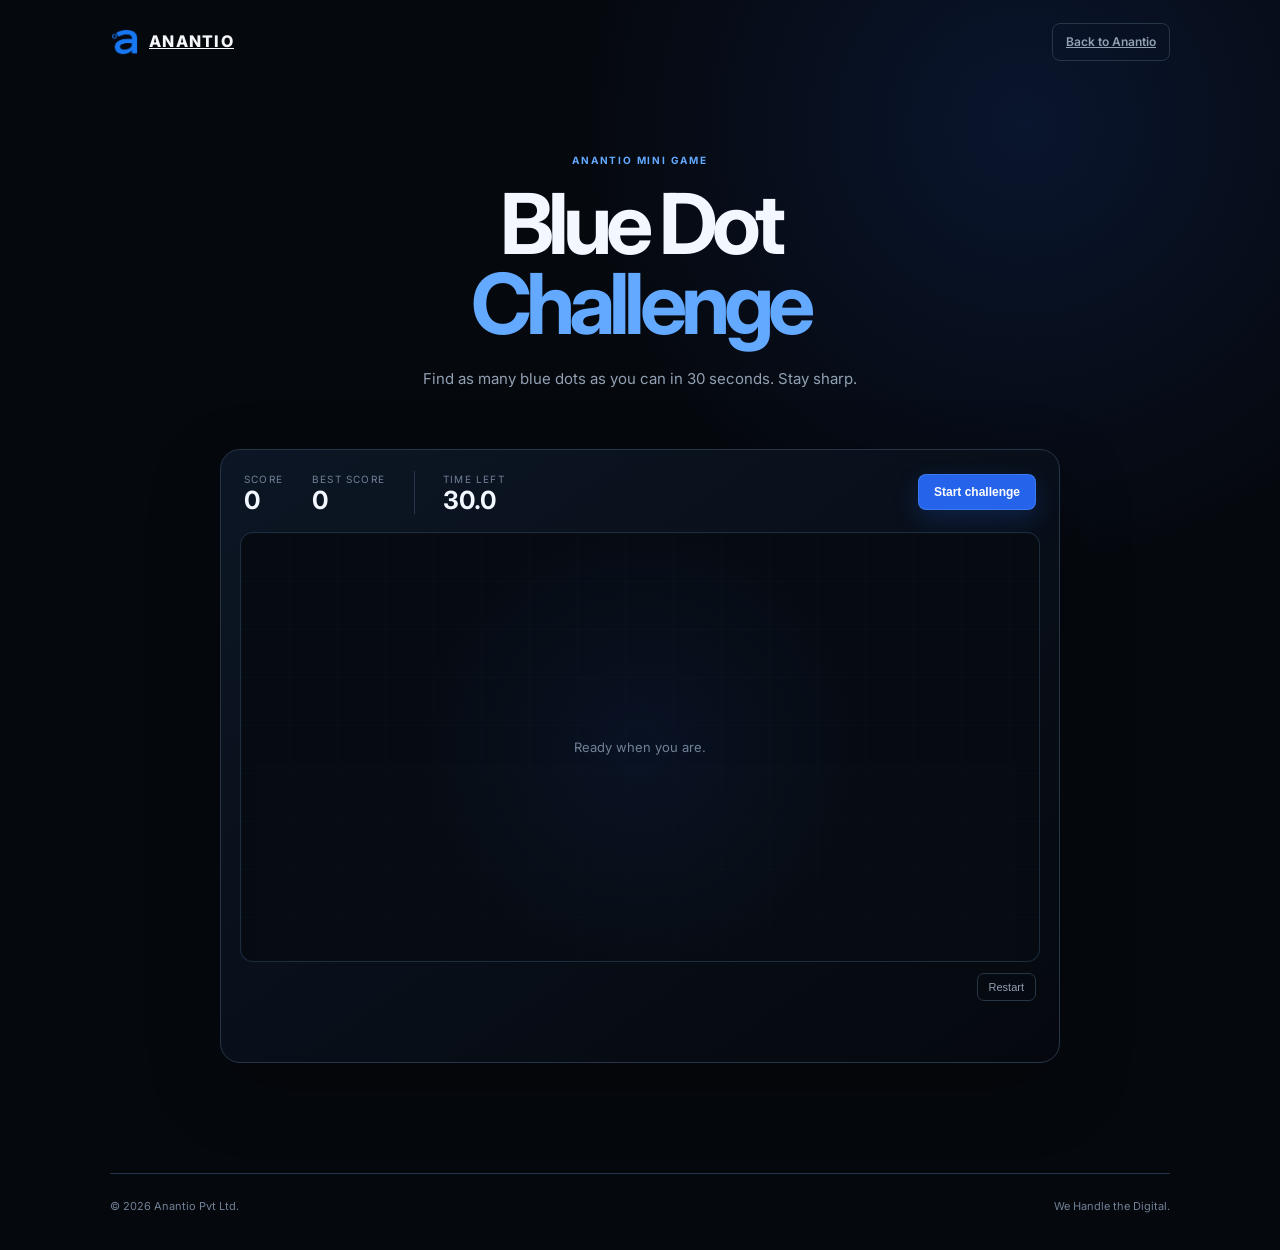
<file: games/blue-dot-challenge.html>
<!DOCTYPE html>
<html lang="en">
<head>
  <meta charset="UTF-8">
  <meta name="viewport" content="width=device-width, initial-scale=1.0">
  <meta name="description" content="Play Blue Dot Challenge, a 30-second speed game from Anantio.">
  <meta name="theme-color" content="#05080d">
  <title>Blue Dot Challenge | Anantio</title>
  <link rel="icon" type="image/png" href="../anantio-logo.png">
  <link rel="preconnect" href="https://fonts.googleapis.com">
  <link rel="preconnect" href="https://fonts.gstatic.com" crossorigin>
  <link href="https://fonts.googleapis.com/css2?family=Inter:wght@400;500;600;700;800&display=swap" rel="stylesheet">
  <link rel="stylesheet" href="blue-dot-challenge.css">
  <link rel="stylesheet" href="blue-dot-challenge-overrides.css">
  <style>
    .end-screen{position:absolute;inset:19px;z-index:2;display:grid;place-content:center;justify-items:center;width:min(500px,calc(100% - 28px));height:max-content;min-height:320px;margin:auto;padding:32px;border:1px solid rgba(99,169,255,.55);border-radius:20px;text-align:center;background:rgba(5,9,15,.9);box-shadow:0 20px 60px rgba(0,0,0,.42),0 0 35px rgba(37,99,235,.18);overflow:hidden;animation:resultCardIn .4s ease-out}
    .end-screen[hidden]{display:none}.end-screen .game-kicker{position:relative;z-index:1;margin-bottom:11px}.end-screen h2{position:relative;z-index:1;margin:0;font-size:clamp(25px,4vw,37px);letter-spacing:-.05em}.result-score{position:relative;z-index:1;display:grid;gap:3px;margin:20px 0 14px}.result-score span{color:#62a8ff;font-size:11px;font-weight:700;letter-spacing:.15em;text-transform:uppercase}.result-score strong{color:#fff;font-size:72px;line-height:.95;letter-spacing:-.07em;text-shadow:0 0 24px rgba(99,169,255,.55)}.end-stats{position:relative;z-index:1;display:block;margin:0 0 24px}.end-stats span{display:flex;align-items:center;gap:8px;padding:12px 20px;border:1px solid rgba(99,169,255,.35);border-radius:12px;color:#a9bad1;background:rgba(37,99,235,.12);font-size:11px}.end-stats span b{color:#72b6ff;font-size:18px;text-shadow:0 0 12px rgba(99,169,255,.7)}.end-stats strong{margin-left:auto;color:#fff;font-size:24px;text-shadow:0 0 15px rgba(99,169,255,.45)}.end-actions{position:relative;z-index:1;display:flex;align-items:center;gap:10px}.end-actions .start-button{margin:0;padding:11px 18px;box-shadow:0 10px 28px rgba(37,99,235,.3)}.end-actions .back-link{font-size:11px}.result-burst{position:absolute;inset:0;pointer-events:none;opacity:.9}.result-burst i{position:absolute;width:5px;height:5px;border-radius:50%;background:#63a9ff;box-shadow:0 0 12px #63a9ff;animation:resultParticle 1.1s ease-out infinite}.result-burst i:nth-child(1){left:16%;top:28%;--x:-25px;--y:-34px}.result-burst i:nth-child(2){left:26%;top:61%;--x:-34px;--y:20px}.result-burst i:nth-child(3){left:77%;top:30%;--x:29px;--y:-28px}.result-burst i:nth-child(4){left:82%;top:67%;--x:34px;--y:23px}.result-burst i:nth-child(5){left:37%;top:18%;--x:-8px;--y:-37px}.result-burst i:nth-child(6){left:68%;top:18%;--x:10px;--y:-39px}@keyframes resultCardIn{from{opacity:0;transform:scale(.95)}to{opacity:1;transform:scale(1)}}@keyframes resultParticle{0%,100%{opacity:.2;transform:translate(0) scale(.7)}50%{opacity:1;transform:translate(var(--x),var(--y)) scale(1.2)}
    }@media(max-width:600px){.end-screen{inset:12px;width:calc(100% - 24px);min-height:0;padding:25px 18px}.result-score{margin-top:18px}.result-score strong{font-size:64px}.end-stats{width:100%;margin-bottom:24px}.end-stats span{width:100%;padding:11px 15px}.end-actions{justify-self:stretch;width:auto;flex-direction:column;gap:12px}.end-actions .start-button,.end-actions .back-link{width:100%;text-align:center}.end-actions .start-button{min-height:45px}}
    @media(prefers-reduced-motion:reduce){.end-screen,.result-burst i{animation:none}}
  </style>
  <style>
    @media (max-width:600px){.end-screen .end-actions{justify-self:stretch;width:100%;}.end-screen .end-actions .start-button,.end-screen .end-actions .back-link{width:100%;}.end-screen .end-actions{flex-direction:column;gap:12px;}.end-screen .result-score strong{font-size:64px;}}
  </style>
</head>
<body>
  <header class="game-nav"><a class="game-brand" href="../index.html"><img src="../anantio-logo.png" alt=""> ANANTIO</a><a href="../index.html" class="back-link">Back to Anantio</a></header>
  <main class="game-shell">
    <section class="game-intro" aria-labelledby="game-title"><p class="game-kicker">ANANTIO MINI GAME</p><h1 id="game-title">Blue Dot<br><em>Challenge</em></h1><p>Find as many blue dots as you can in 30 seconds. Stay sharp.</p></section>
    <section class="game-panel" aria-label="Blue Dot Challenge game"><div class="game-status"><div><span class="status-label">Score</span><strong id="score">0</strong></div><div><span class="status-label">Best score</span><strong id="best-score">0</strong></div><div><span class="status-label">Time left</span><strong id="timer">30.0</strong></div><button id="start-button" class="start-button" type="button">Start challenge</button></div><div id="game-board" class="game-board" tabindex="0" aria-label="Game board. Press start, then click the blue dot."><span class="game-message">Ready when you are.</span></div><div class="game-bottom"><p id="combo" class="combo" aria-live="polite"></p><button id="restart-button" class="restart-button" type="button">Restart</button></div><p id="game-result" class="game-result" role="status" aria-live="polite"></p><div id="end-screen" class="end-screen" hidden><div class="result-burst" aria-hidden="true"><i></i><i></i><i></i><i></i><i></i><i></i></div><p class="game-kicker">TIME IS UP</p><h2>Challenge Complete <span aria-hidden="true">&#128640;</span></h2><div class="result-score"><span>Final Score</span><strong id="final-score">0</strong></div><div class="end-stats"><span><b aria-hidden="true">&#9733;</b> Best Score <strong id="end-best-score">0</strong></span></div><div class="end-actions"><button id="play-again-button" class="start-button" type="button">Play Again</button><a class="back-link" href="../index.html">Back to Anantio</a></div></div></section>
  </main>
  <footer class="game-footer"><span>© 2026 Anantio Pvt Ltd.</span><span>We Handle the Digital.</span></footer>
  <script src="blue-dot-challenge.js"></script>
</body>
</html>
</file>
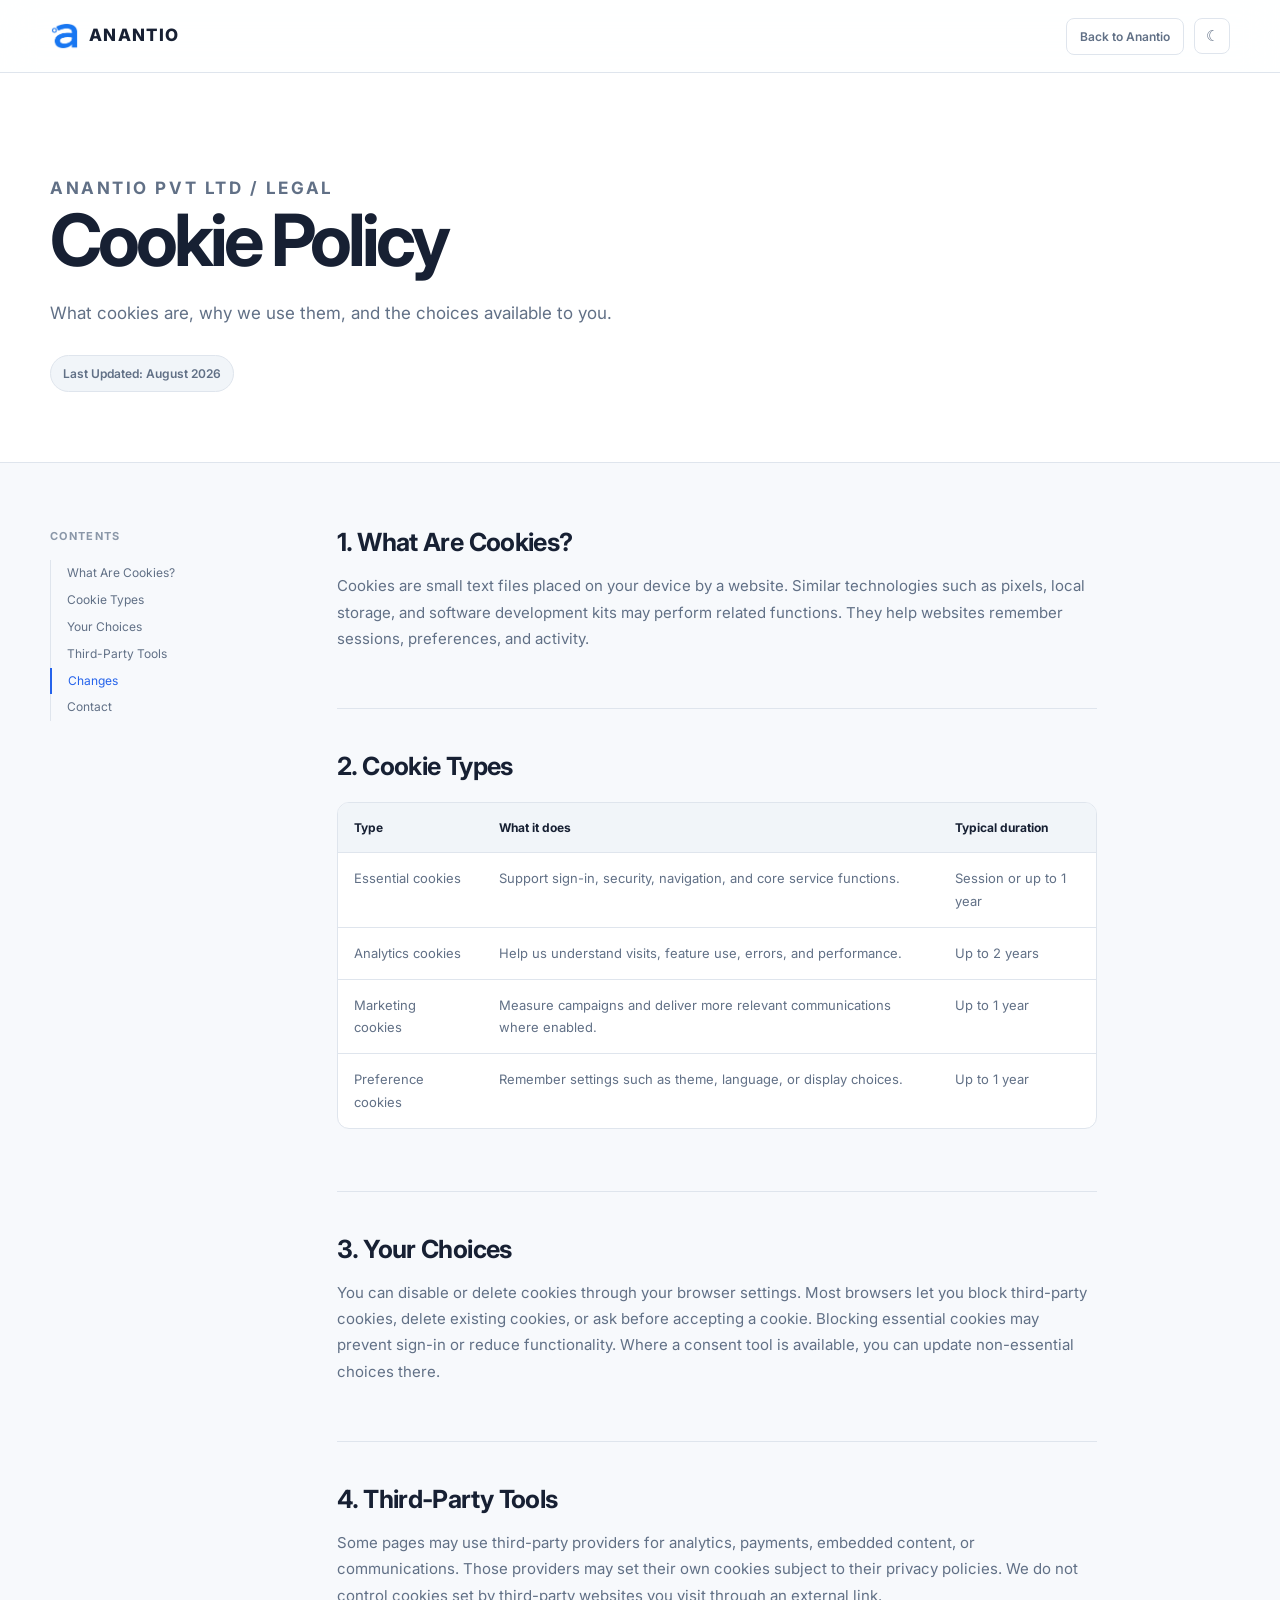
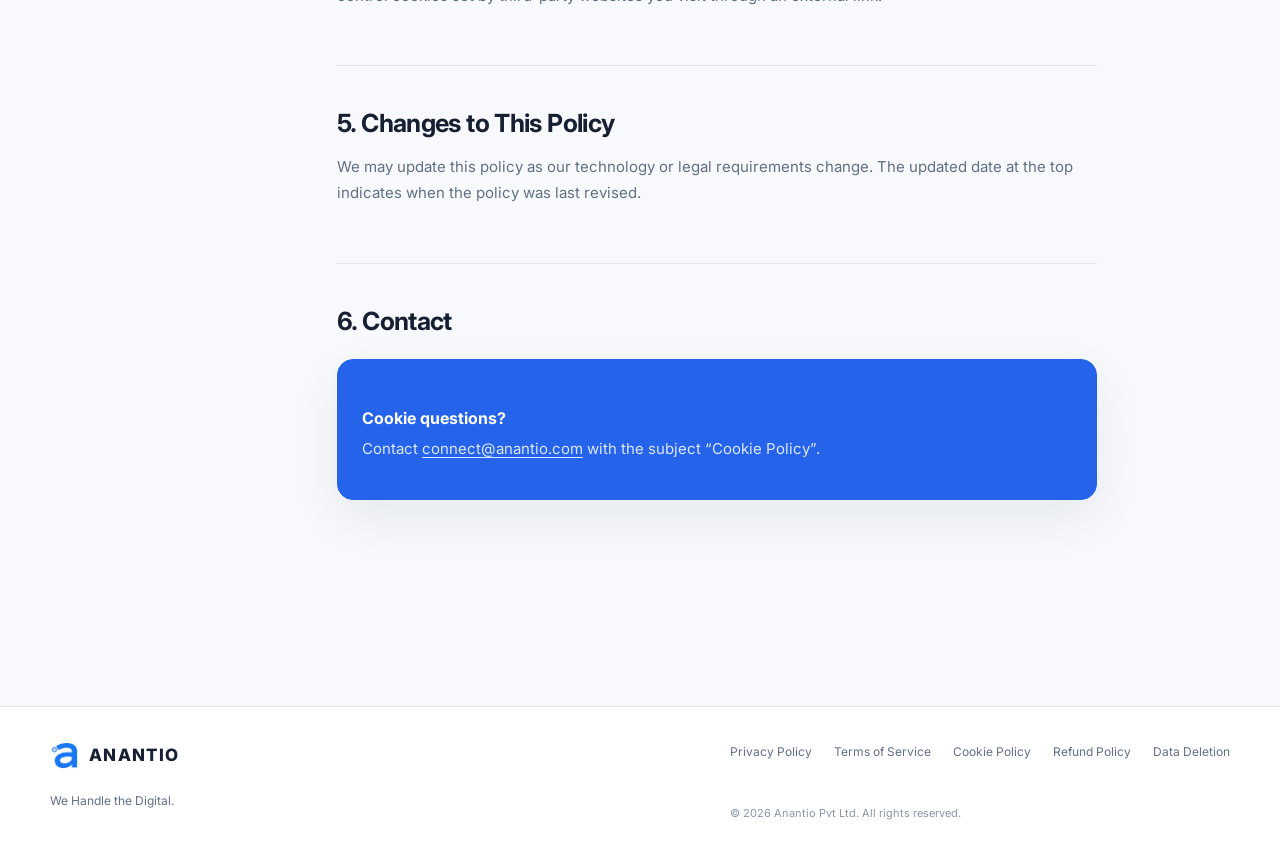
<file: legal/cookie-policy.html>
<!DOCTYPE html>
<html lang="en"><head><meta charset="UTF-8"><meta name="viewport" content="width=device-width, initial-scale=1.0"><meta name="description" content="Cookie Policy for Anantio Pvt Ltd websites and services."><title>Cookie Policy | Anantio</title><link rel="icon" href="../anantio-logo.png"><link rel="preconnect" href="https://fonts.googleapis.com"><link rel="preconnect" href="https://fonts.gstatic.com" crossorigin><link href="https://fonts.googleapis.com/css2?family=Inter:wght@400;500;600;700;800&display=swap" rel="stylesheet"><link rel="stylesheet" href="css/legal.css"></head>
<body><header class="legal-topbar"><nav class="legal-nav" aria-label="Primary navigation"><a class="legal-brand" href="../index.html"><img src="../anantio-logo.png" alt=""> ANANTIO</a><div class="legal-nav-actions"><a class="legal-nav-link" href="../index.html">Back to Anantio</a><button class="legal-theme" type="button" data-theme-toggle aria-label="Switch theme"></button></div></nav></header><section class="legal-hero"><div class="legal-hero-inner"><p class="legal-kicker">Anantio Pvt Ltd / Legal</p><h1>Cookie Policy</h1><p>What cookies are, why we use them, and the choices available to you.</p><span class="legal-updated">Last Updated: August 2026</span></div></section><div class="legal-layout"><details class="legal-toc" open><summary>On this page</summary><p class="legal-toc-title">Contents</p><ul><li><a href="#what">What Are Cookies?</a></li><li><a href="#types">Cookie Types</a></li><li><a href="#choices">Your Choices</a></li><li><a href="#third-party">Third-Party Tools</a></li><li><a href="#changes">Changes</a></li><li><a href="#contact">Contact</a></li></ul></details><main class="legal-content">
<section class="legal-section" id="what"><h2>1. What Are Cookies?</h2><p>Cookies are small text files placed on your device by a website. Similar technologies such as pixels, local storage, and software development kits may perform related functions. They help websites remember sessions, preferences, and activity.</p></section>
<section class="legal-section" id="types"><h2>2. Cookie Types</h2><div class="legal-table-wrap"><table class="legal-table"><thead><tr><th>Type</th><th>What it does</th><th>Typical duration</th></tr></thead><tbody><tr><td>Essential cookies</td><td>Support sign-in, security, navigation, and core service functions.</td><td>Session or up to 1 year</td></tr><tr><td>Analytics cookies</td><td>Help us understand visits, feature use, errors, and performance.</td><td>Up to 2 years</td></tr><tr><td>Marketing cookies</td><td>Measure campaigns and deliver more relevant communications where enabled.</td><td>Up to 1 year</td></tr><tr><td>Preference cookies</td><td>Remember settings such as theme, language, or display choices.</td><td>Up to 1 year</td></tr></tbody></table></div></section>
<section class="legal-section" id="choices"><h2>3. Your Choices</h2><p>You can disable or delete cookies through your browser settings. Most browsers let you block third-party cookies, delete existing cookies, or ask before accepting a cookie. Blocking essential cookies may prevent sign-in or reduce functionality. Where a consent tool is available, you can update non-essential choices there.</p></section>
<section class="legal-section" id="third-party"><h2>4. Third-Party Tools</h2><p>Some pages may use third-party providers for analytics, payments, embedded content, or communications. Those providers may set their own cookies subject to their privacy policies. We do not control cookies set by third-party websites you visit through an external link.</p></section>
<section class="legal-section" id="changes"><h2>5. Changes to This Policy</h2><p>We may update this policy as our technology or legal requirements change. The updated date at the top indicates when the policy was last revised.</p></section>
<section class="legal-section" id="contact"><h2>6. Contact</h2><div class="legal-contact"><h3>Cookie questions?</h3><p>Contact <a href="mailto:connect@anantio.com">connect@anantio.com</a> with the subject “Cookie Policy”.</p></div></section>
</main></div><footer class="legal-footer"><div class="legal-footer-inner"><div class="legal-footer-brand"><a class="legal-brand" href="../index.html"><img src="../anantio-logo.png" alt=""> ANANTIO</a><p>We Handle the Digital.</p></div><div><nav class="legal-footer-links" aria-label="Legal pages"><a href="privacy-policy.html">Privacy Policy</a><a href="terms-of-service.html">Terms of Service</a><a href="cookie-policy.html">Cookie Policy</a><a href="refund-policy.html">Refund Policy</a><a href="data-deletion.html">Data Deletion</a></nav><p class="legal-copyright">© 2026 Anantio Pvt Ltd. All rights reserved.</p></div></div></footer><script src="js/legal.js"></script></body></html>
</file>
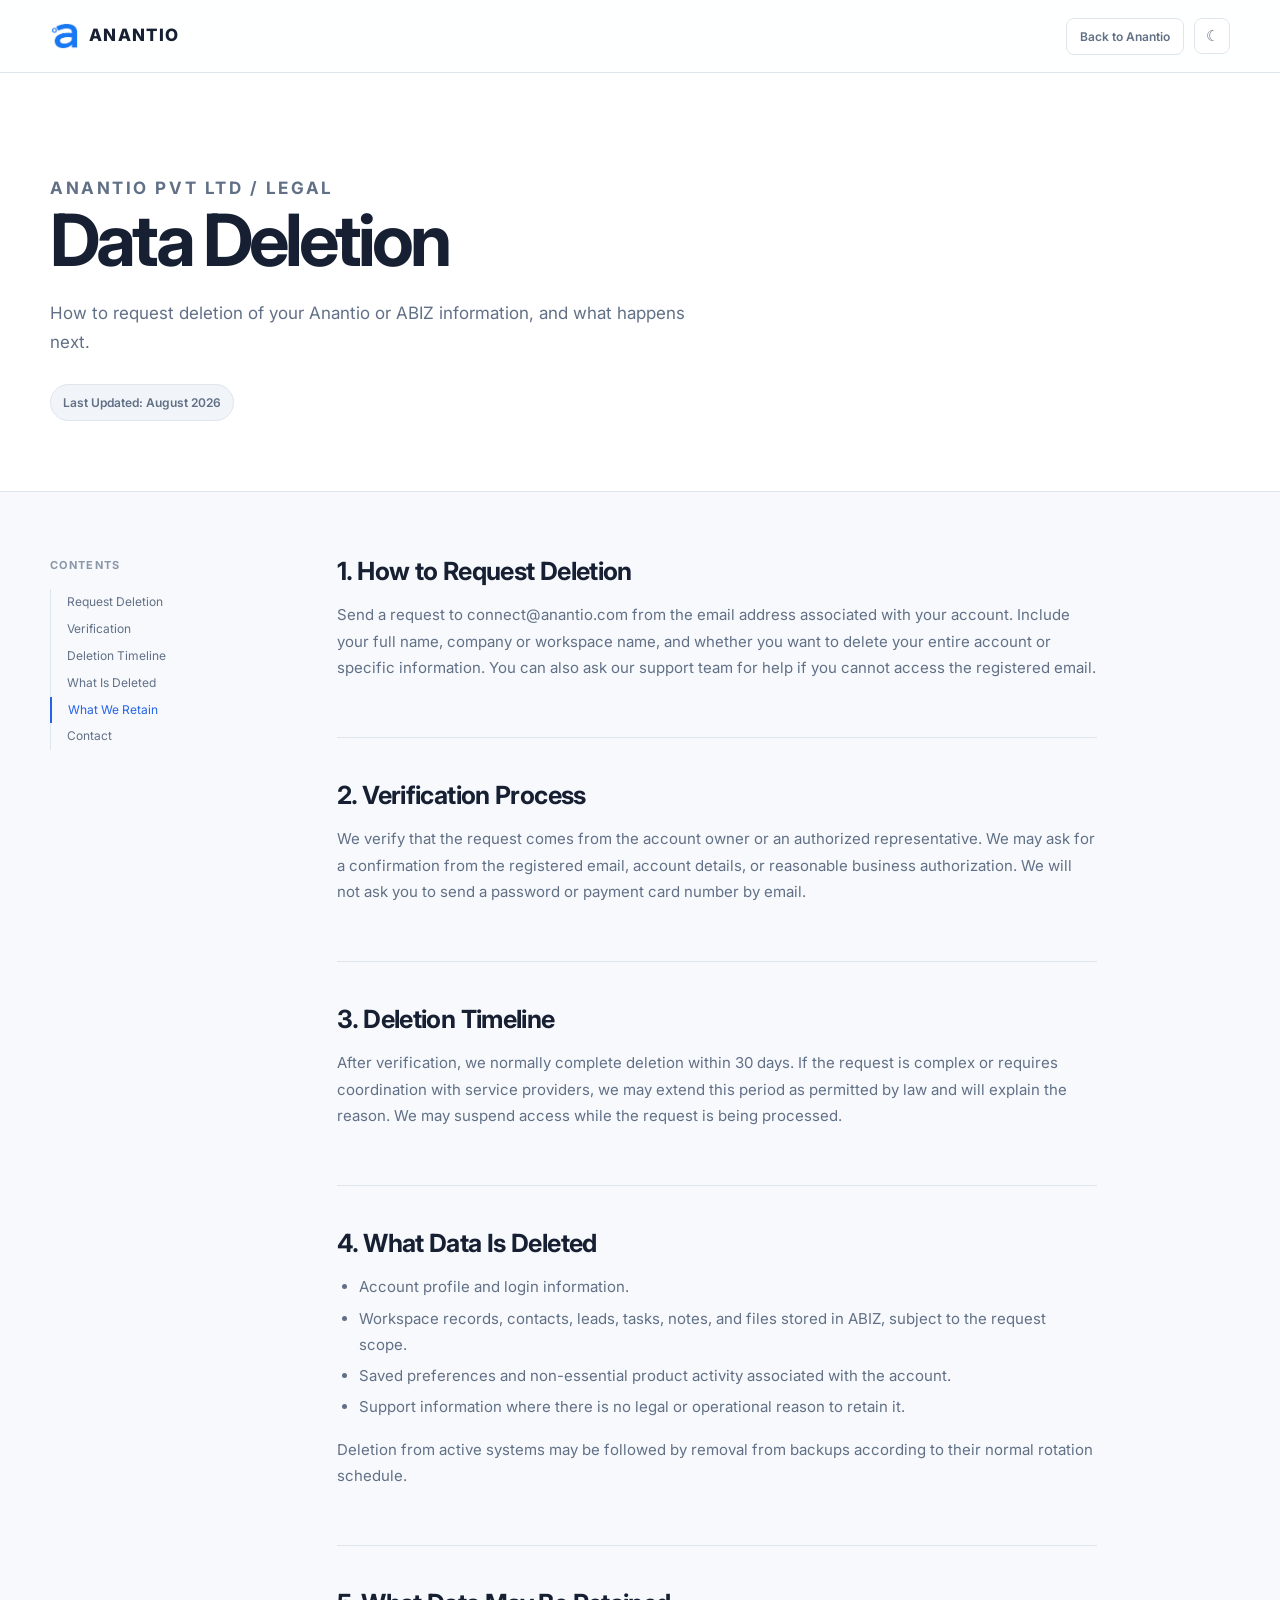
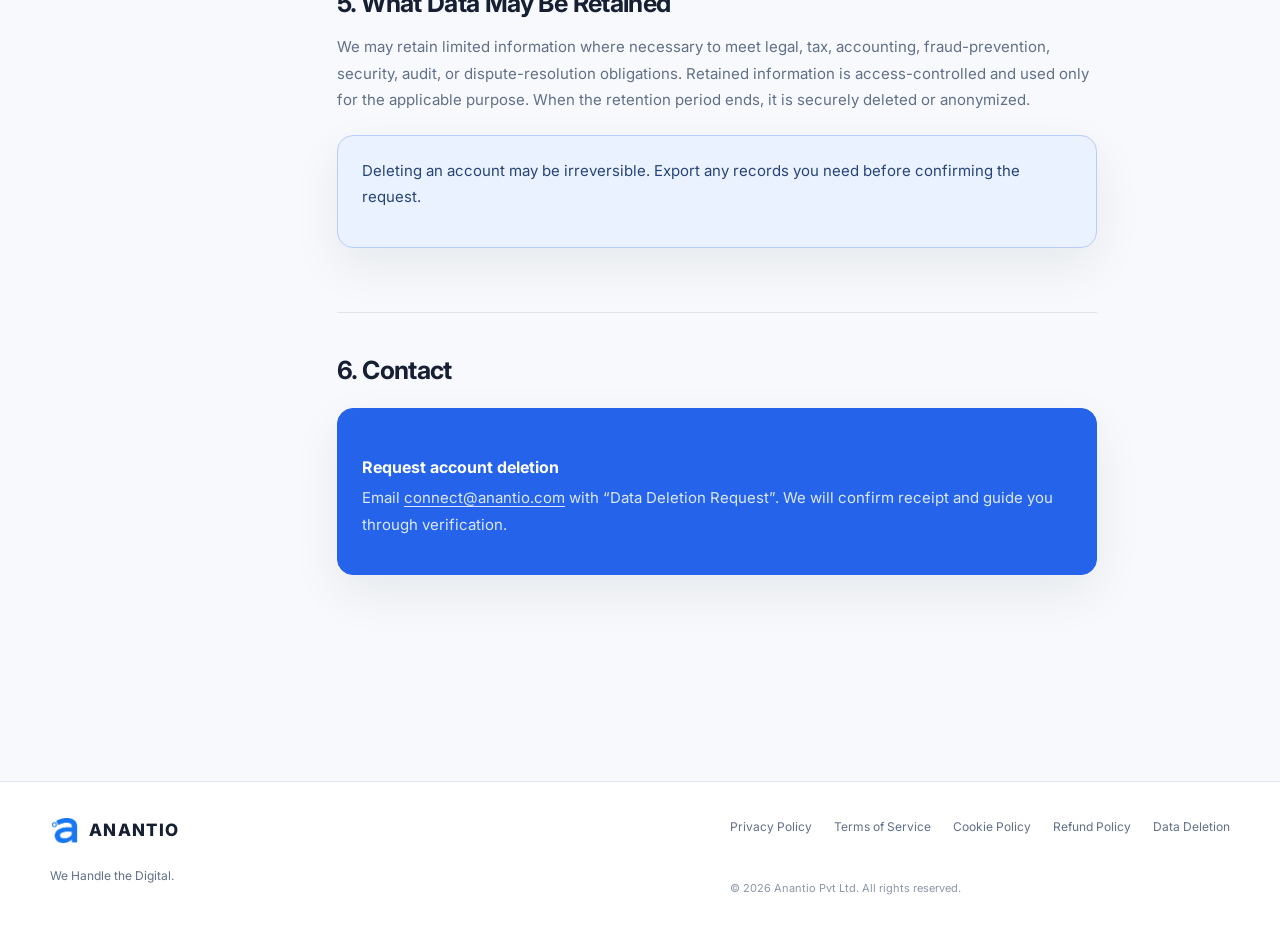
<file: legal/data-deletion.html>
<!DOCTYPE html>
<html lang="en"><head><meta charset="UTF-8"><meta name="viewport" content="width=device-width, initial-scale=1.0"><meta name="description" content="Data Deletion Policy for Anantio Pvt Ltd and ABIZ users."><title>Data Deletion | Anantio</title><link rel="icon" href="../anantio-logo.png"><link rel="preconnect" href="https://fonts.googleapis.com"><link rel="preconnect" href="https://fonts.gstatic.com" crossorigin><link href="https://fonts.googleapis.com/css2?family=Inter:wght@400;500;600;700;800&display=swap" rel="stylesheet"><link rel="stylesheet" href="css/legal.css"></head>
<body><header class="legal-topbar"><nav class="legal-nav" aria-label="Primary navigation"><a class="legal-brand" href="../index.html"><img src="../anantio-logo.png" alt=""> ANANTIO</a><div class="legal-nav-actions"><a class="legal-nav-link" href="../index.html">Back to Anantio</a><button class="legal-theme" type="button" data-theme-toggle aria-label="Switch theme"></button></div></nav></header><section class="legal-hero"><div class="legal-hero-inner"><p class="legal-kicker">Anantio Pvt Ltd / Legal</p><h1>Data Deletion</h1><p>How to request deletion of your Anantio or ABIZ information, and what happens next.</p><span class="legal-updated">Last Updated: August 2026</span></div></section><div class="legal-layout"><details class="legal-toc" open><summary>On this page</summary><p class="legal-toc-title">Contents</p><ul><li><a href="#request">Request Deletion</a></li><li><a href="#verify">Verification</a></li><li><a href="#timeline">Deletion Timeline</a></li><li><a href="#deleted">What Is Deleted</a></li><li><a href="#retained">What We Retain</a></li><li><a href="#contact">Contact</a></li></ul></details><main class="legal-content">
<section class="legal-section" id="request"><h2>1. How to Request Deletion</h2><p>Send a request to <a href="mailto:connect@anantio.com">connect@anantio.com</a> from the email address associated with your account. Include your full name, company or workspace name, and whether you want to delete your entire account or specific information. You can also ask our support team for help if you cannot access the registered email.</p></section>
<section class="legal-section" id="verify"><h2>2. Verification Process</h2><p>We verify that the request comes from the account owner or an authorized representative. We may ask for a confirmation from the registered email, account details, or reasonable business authorization. We will not ask you to send a password or payment card number by email.</p></section>
<section class="legal-section" id="timeline"><h2>3. Deletion Timeline</h2><p>After verification, we normally complete deletion within 30 days. If the request is complex or requires coordination with service providers, we may extend this period as permitted by law and will explain the reason. We may suspend access while the request is being processed.</p></section>
<section class="legal-section" id="deleted"><h2>4. What Data Is Deleted</h2><ul><li>Account profile and login information.</li><li>Workspace records, contacts, leads, tasks, notes, and files stored in ABIZ, subject to the request scope.</li><li>Saved preferences and non-essential product activity associated with the account.</li><li>Support information where there is no legal or operational reason to retain it.</li></ul><p>Deletion from active systems may be followed by removal from backups according to their normal rotation schedule.</p></section>
<section class="legal-section" id="retained"><h2>5. What Data May Be Retained</h2><p>We may retain limited information where necessary to meet legal, tax, accounting, fraud-prevention, security, audit, or dispute-resolution obligations. Retained information is access-controlled and used only for the applicable purpose. When the retention period ends, it is securely deleted or anonymized.</p><div class="legal-notice"><p>Deleting an account may be irreversible. Export any records you need before confirming the request.</p></div></section>
<section class="legal-section" id="contact"><h2>6. Contact</h2><div class="legal-contact"><h3>Request account deletion</h3><p>Email <a href="mailto:connect@anantio.com">connect@anantio.com</a> with “Data Deletion Request”. We will confirm receipt and guide you through verification.</p></div></section>
</main></div><footer class="legal-footer"><div class="legal-footer-inner"><div class="legal-footer-brand"><a class="legal-brand" href="../index.html"><img src="../anantio-logo.png" alt=""> ANANTIO</a><p>We Handle the Digital.</p></div><div><nav class="legal-footer-links" aria-label="Legal pages"><a href="privacy-policy.html">Privacy Policy</a><a href="terms-of-service.html">Terms of Service</a><a href="cookie-policy.html">Cookie Policy</a><a href="refund-policy.html">Refund Policy</a><a href="data-deletion.html">Data Deletion</a></nav><p class="legal-copyright">© 2026 Anantio Pvt Ltd. All rights reserved.</p></div></div></footer><script src="js/legal.js"></script></body></html>
</file>
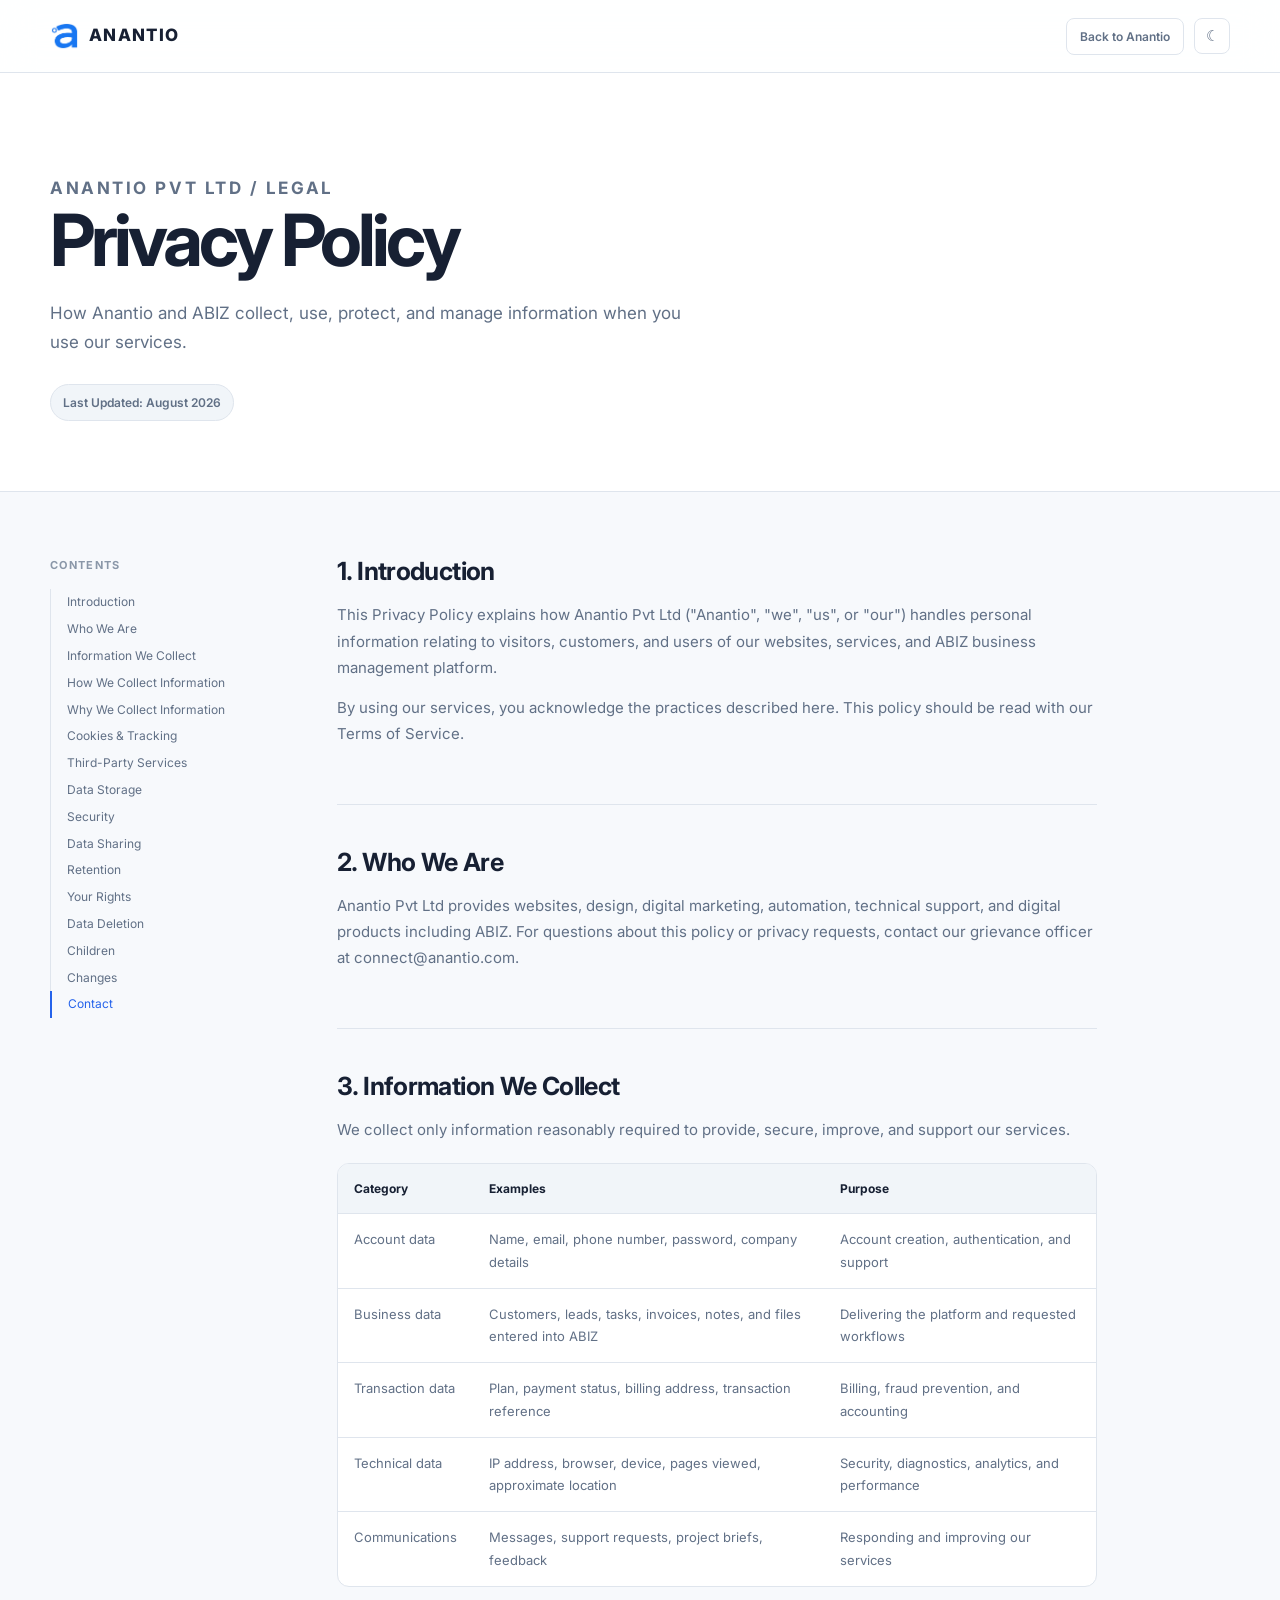
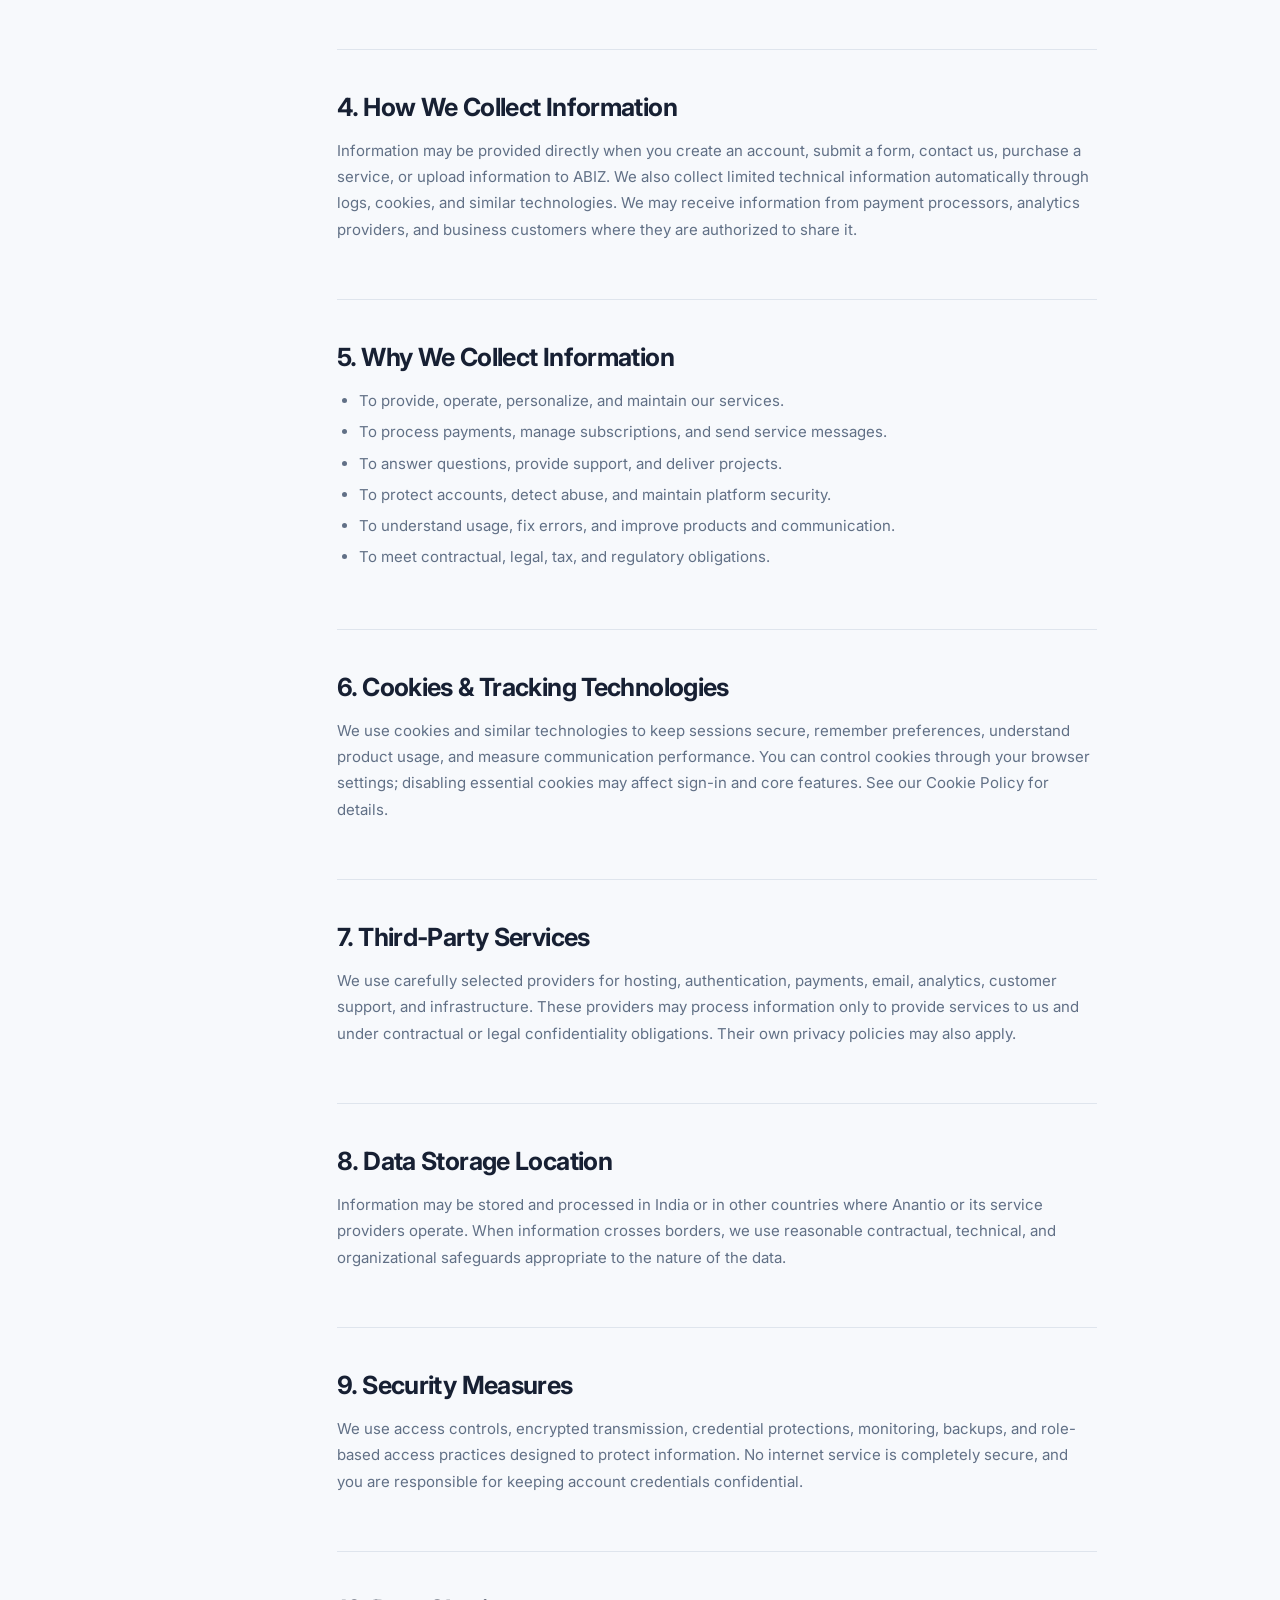
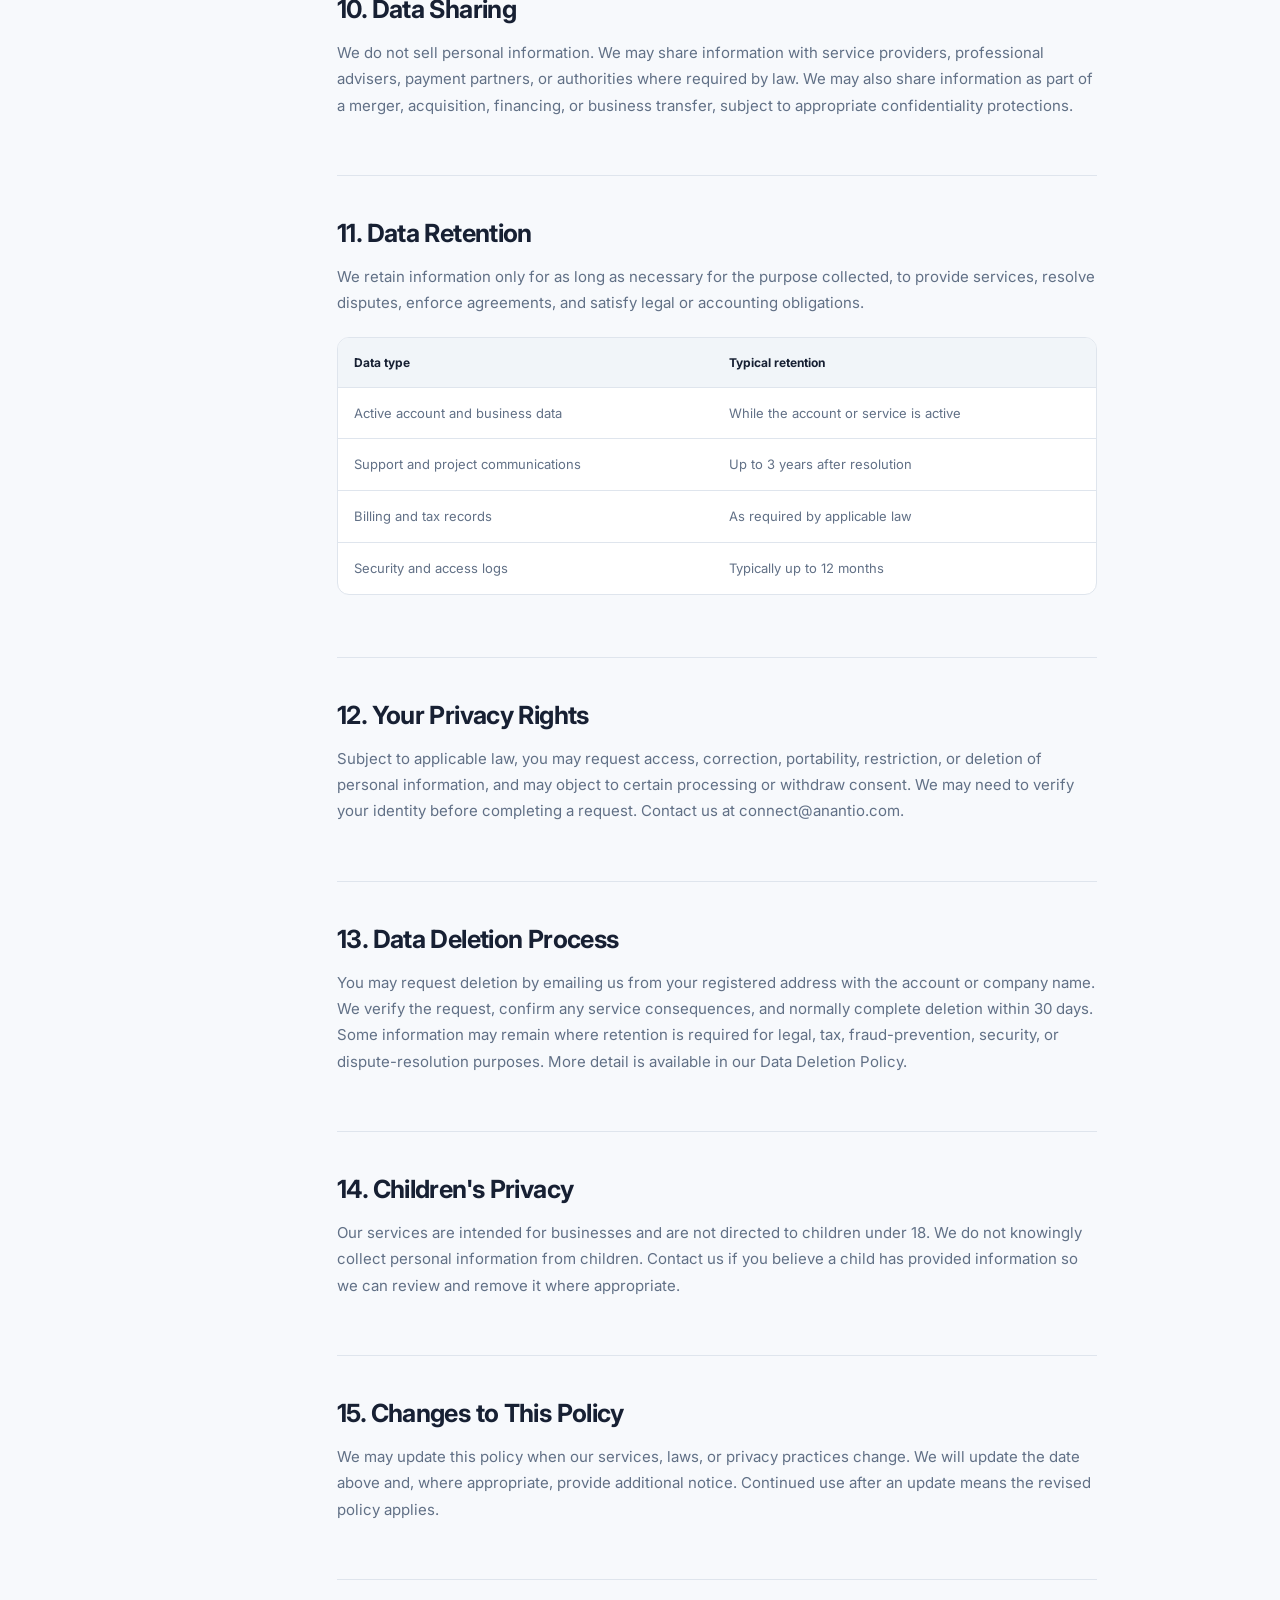
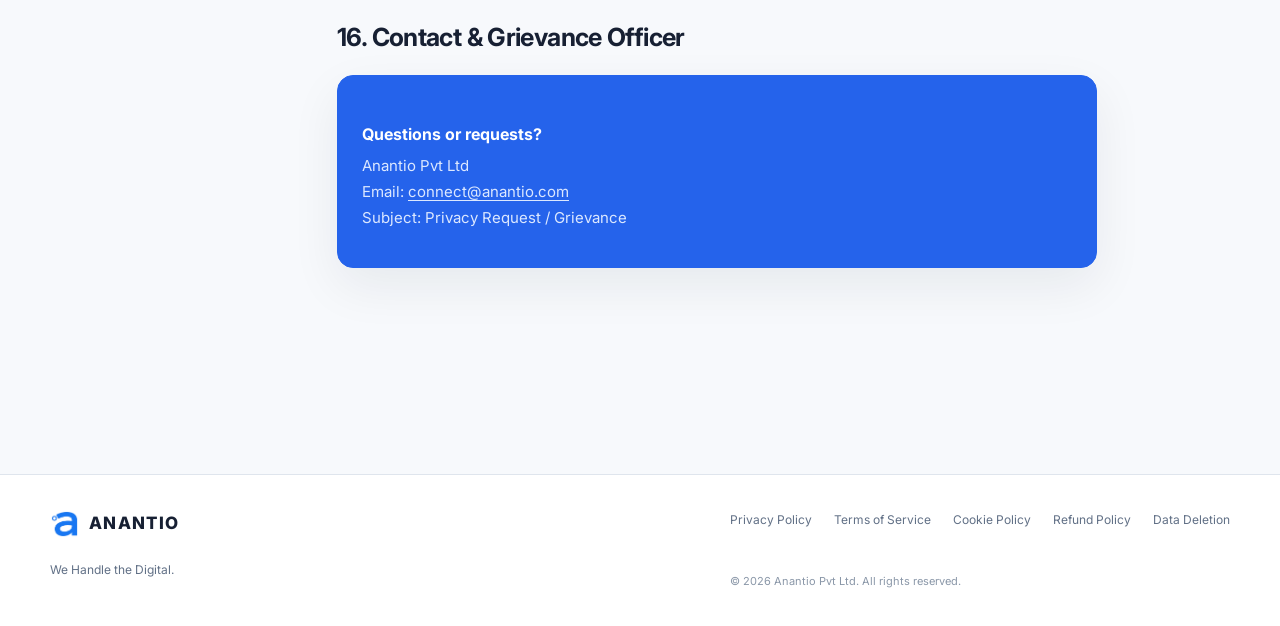
<file: legal/privacy-policy.html>
<!DOCTYPE html>
<html lang="en">
<head>
  <meta charset="UTF-8"><meta name="viewport" content="width=device-width, initial-scale=1.0">
  <meta name="description" content="Privacy Policy for Anantio Pvt Ltd and the ABIZ platform.">
  <title>Privacy Policy | Anantio</title>
  <link rel="icon" href="../anantio-logo.png"><link rel="preconnect" href="https://fonts.googleapis.com"><link rel="preconnect" href="https://fonts.gstatic.com" crossorigin><link href="https://fonts.googleapis.com/css2?family=Inter:wght@400;500;600;700;800&display=swap" rel="stylesheet"><link rel="stylesheet" href="css/legal.css">
</head>
<body>
  <header class="legal-topbar"><nav class="legal-nav" aria-label="Primary navigation"><a class="legal-brand" href="../index.html"><img src="../anantio-logo.png" alt=""> ANANTIO</a><div class="legal-nav-actions"><a class="legal-nav-link" href="../index.html">Back to Anantio</a><button class="legal-theme" type="button" data-theme-toggle aria-label="Switch theme"></button></div></nav></header>
  <section class="legal-hero"><div class="legal-hero-inner"><p class="legal-kicker">Anantio Pvt Ltd / Legal</p><h1>Privacy Policy</h1><p>How Anantio and ABIZ collect, use, protect, and manage information when you use our services.</p><span class="legal-updated">Last Updated: August 2026</span></div></section>
  <div class="legal-layout">
    <details class="legal-toc" open><summary>On this page</summary><p class="legal-toc-title">Contents</p><ul><li><a href="#introduction">Introduction</a></li><li><a href="#who-we-are">Who We Are</a></li><li><a href="#collect">Information We Collect</a></li><li><a href="#collect-how">How We Collect Information</a></li><li><a href="#why">Why We Collect Information</a></li><li><a href="#cookies">Cookies &amp; Tracking</a></li><li><a href="#third-parties">Third-Party Services</a></li><li><a href="#storage">Data Storage</a></li><li><a href="#security">Security</a></li><li><a href="#sharing">Data Sharing</a></li><li><a href="#retention">Retention</a></li><li><a href="#rights">Your Rights</a></li><li><a href="#deletion">Data Deletion</a></li><li><a href="#children">Children</a></li><li><a href="#changes">Changes</a></li><li><a href="#contact">Contact</a></li></ul></details>
    <main class="legal-content">
      <section class="legal-section" id="introduction"><h2>1. Introduction</h2><p>This Privacy Policy explains how Anantio Pvt Ltd ("Anantio", "we", "us", or "our") handles personal information relating to visitors, customers, and users of our websites, services, and ABIZ business management platform.</p><p>By using our services, you acknowledge the practices described here. This policy should be read with our <a href="terms-of-service.html">Terms of Service</a>.</p></section>
      <section class="legal-section" id="who-we-are"><h2>2. Who We Are</h2><p>Anantio Pvt Ltd provides websites, design, digital marketing, automation, technical support, and digital products including ABIZ. For questions about this policy or privacy requests, contact our grievance officer at <a href="mailto:connect@anantio.com">connect@anantio.com</a>.</p></section>
      <section class="legal-section" id="collect"><h2>3. Information We Collect</h2><p>We collect only information reasonably required to provide, secure, improve, and support our services.</p><div class="legal-table-wrap"><table class="legal-table"><thead><tr><th>Category</th><th>Examples</th><th>Purpose</th></tr></thead><tbody><tr><td>Account data</td><td>Name, email, phone number, password, company details</td><td>Account creation, authentication, and support</td></tr><tr><td>Business data</td><td>Customers, leads, tasks, invoices, notes, and files entered into ABIZ</td><td>Delivering the platform and requested workflows</td></tr><tr><td>Transaction data</td><td>Plan, payment status, billing address, transaction reference</td><td>Billing, fraud prevention, and accounting</td></tr><tr><td>Technical data</td><td>IP address, browser, device, pages viewed, approximate location</td><td>Security, diagnostics, analytics, and performance</td></tr><tr><td>Communications</td><td>Messages, support requests, project briefs, feedback</td><td>Responding and improving our services</td></tr></tbody></table></div></section>
      <section class="legal-section" id="collect-how"><h2>4. How We Collect Information</h2><p>Information may be provided directly when you create an account, submit a form, contact us, purchase a service, or upload information to ABIZ. We also collect limited technical information automatically through logs, cookies, and similar technologies. We may receive information from payment processors, analytics providers, and business customers where they are authorized to share it.</p></section>
      <section class="legal-section" id="why"><h2>5. Why We Collect Information</h2><ul><li>To provide, operate, personalize, and maintain our services.</li><li>To process payments, manage subscriptions, and send service messages.</li><li>To answer questions, provide support, and deliver projects.</li><li>To protect accounts, detect abuse, and maintain platform security.</li><li>To understand usage, fix errors, and improve products and communication.</li><li>To meet contractual, legal, tax, and regulatory obligations.</li></ul></section>
      <section class="legal-section" id="cookies"><h2>6. Cookies &amp; Tracking Technologies</h2><p>We use cookies and similar technologies to keep sessions secure, remember preferences, understand product usage, and measure communication performance. You can control cookies through your browser settings; disabling essential cookies may affect sign-in and core features. See our <a href="cookie-policy.html">Cookie Policy</a> for details.</p></section>
      <section class="legal-section" id="third-parties"><h2>7. Third-Party Services</h2><p>We use carefully selected providers for hosting, authentication, payments, email, analytics, customer support, and infrastructure. These providers may process information only to provide services to us and under contractual or legal confidentiality obligations. Their own privacy policies may also apply.</p></section>
      <section class="legal-section" id="storage"><h2>8. Data Storage Location</h2><p>Information may be stored and processed in India or in other countries where Anantio or its service providers operate. When information crosses borders, we use reasonable contractual, technical, and organizational safeguards appropriate to the nature of the data.</p></section>
      <section class="legal-section" id="security"><h2>9. Security Measures</h2><p>We use access controls, encrypted transmission, credential protections, monitoring, backups, and role-based access practices designed to protect information. No internet service is completely secure, and you are responsible for keeping account credentials confidential.</p></section>
      <section class="legal-section" id="sharing"><h2>10. Data Sharing</h2><p>We do not sell personal information. We may share information with service providers, professional advisers, payment partners, or authorities where required by law. We may also share information as part of a merger, acquisition, financing, or business transfer, subject to appropriate confidentiality protections.</p></section>
      <section class="legal-section" id="retention"><h2>11. Data Retention</h2><p>We retain information only for as long as necessary for the purpose collected, to provide services, resolve disputes, enforce agreements, and satisfy legal or accounting obligations.</p><div class="legal-table-wrap"><table class="legal-table"><thead><tr><th>Data type</th><th>Typical retention</th></tr></thead><tbody><tr><td>Active account and business data</td><td>While the account or service is active</td></tr><tr><td>Support and project communications</td><td>Up to 3 years after resolution</td></tr><tr><td>Billing and tax records</td><td>As required by applicable law</td></tr><tr><td>Security and access logs</td><td>Typically up to 12 months</td></tr></tbody></table></div></section>
      <section class="legal-section" id="rights"><h2>12. Your Privacy Rights</h2><p>Subject to applicable law, you may request access, correction, portability, restriction, or deletion of personal information, and may object to certain processing or withdraw consent. We may need to verify your identity before completing a request. Contact us at <a href="mailto:connect@anantio.com">connect@anantio.com</a>.</p></section>
      <section class="legal-section" id="deletion"><h2>13. Data Deletion Process</h2><p>You may request deletion by emailing us from your registered address with the account or company name. We verify the request, confirm any service consequences, and normally complete deletion within 30 days. Some information may remain where retention is required for legal, tax, fraud-prevention, security, or dispute-resolution purposes. More detail is available in our <a href="data-deletion.html">Data Deletion Policy</a>.</p></section>
      <section class="legal-section" id="children"><h2>14. Children's Privacy</h2><p>Our services are intended for businesses and are not directed to children under 18. We do not knowingly collect personal information from children. Contact us if you believe a child has provided information so we can review and remove it where appropriate.</p></section>
      <section class="legal-section" id="changes"><h2>15. Changes to This Policy</h2><p>We may update this policy when our services, laws, or privacy practices change. We will update the date above and, where appropriate, provide additional notice. Continued use after an update means the revised policy applies.</p></section>
      <section class="legal-section" id="contact"><h2>16. Contact &amp; Grievance Officer</h2><div class="legal-contact"><h3>Questions or requests?</h3><p>Anantio Pvt Ltd<br>Email: <a href="mailto:connect@anantio.com">connect@anantio.com</a><br>Subject: Privacy Request / Grievance</p></div></section>
    </main>
  </div>
  <footer class="legal-footer"><div class="legal-footer-inner"><div class="legal-footer-brand"><a class="legal-brand" href="../index.html"><img src="../anantio-logo.png" alt=""> ANANTIO</a><p>We Handle the Digital.</p></div><div><nav class="legal-footer-links" aria-label="Legal pages"><a href="privacy-policy.html">Privacy Policy</a><a href="terms-of-service.html">Terms of Service</a><a href="cookie-policy.html">Cookie Policy</a><a href="refund-policy.html">Refund Policy</a><a href="data-deletion.html">Data Deletion</a></nav><p class="legal-copyright">© 2026 Anantio Pvt Ltd. All rights reserved.</p></div></div></footer>
  <script src="js/legal.js"></script>
</body>
</html>
</file>
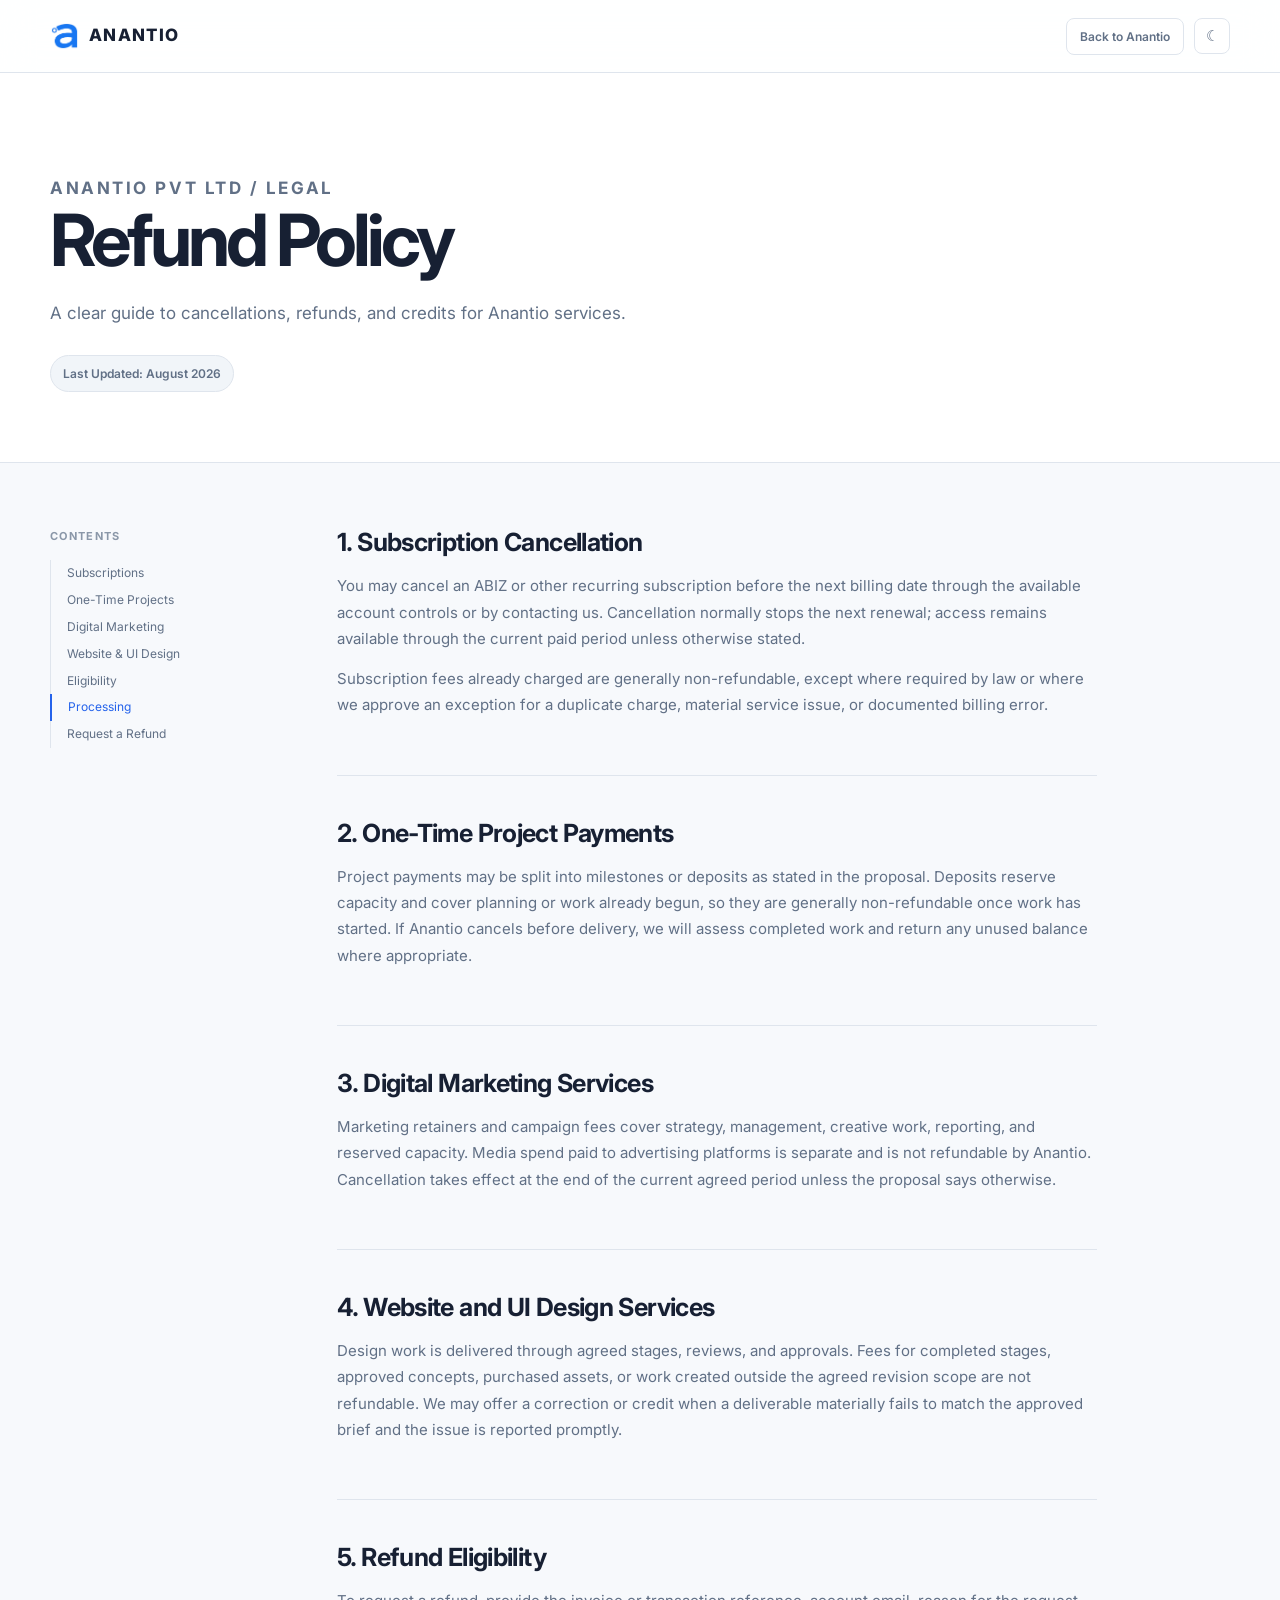
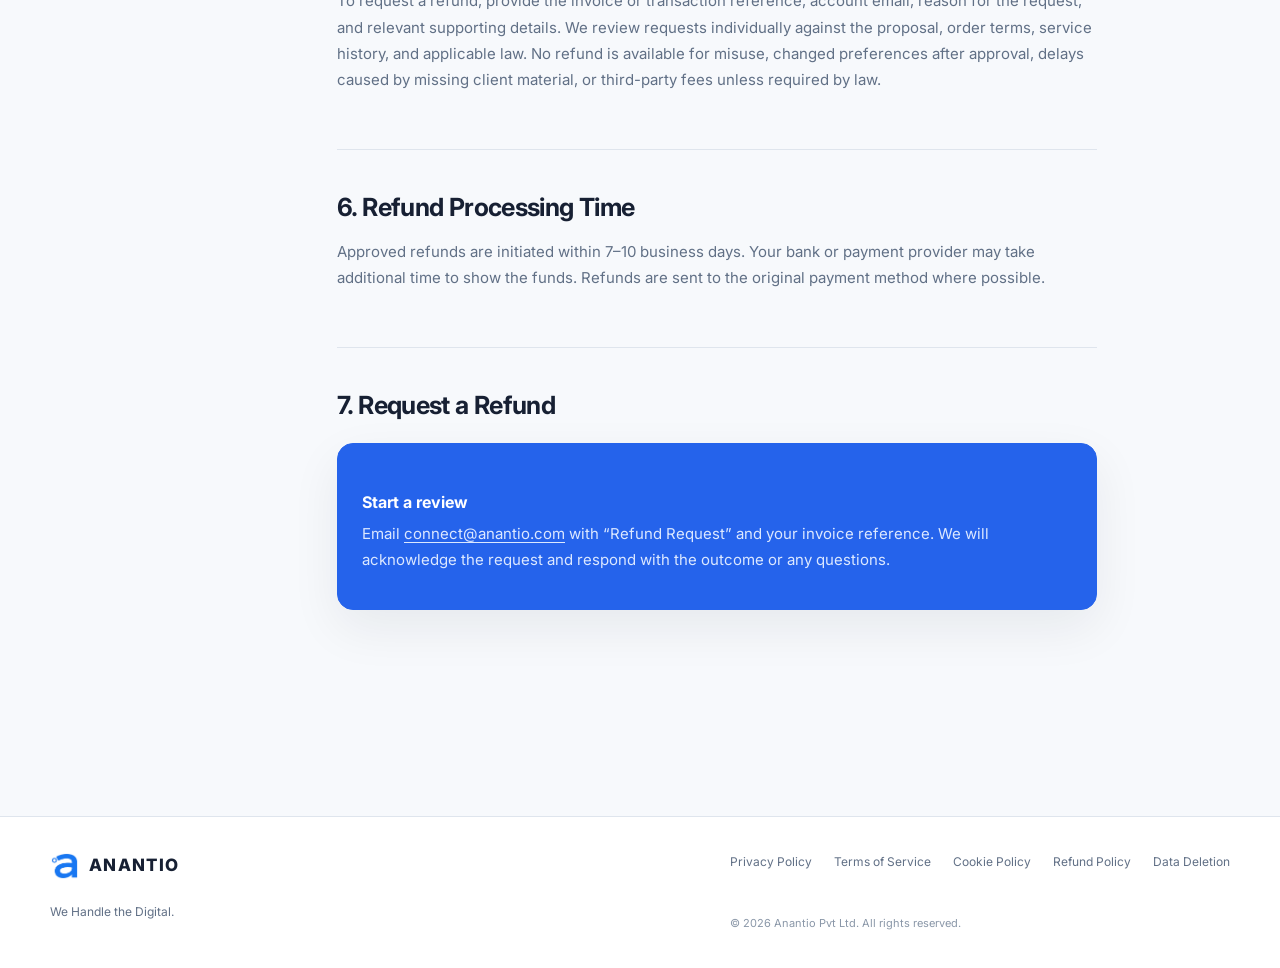
<file: legal/refund-policy.html>
<!DOCTYPE html>
<html lang="en"><head><meta charset="UTF-8"><meta name="viewport" content="width=device-width, initial-scale=1.0"><meta name="description" content="Refund Policy for Anantio Pvt Ltd subscriptions and professional services."><title>Refund Policy | Anantio</title><link rel="icon" href="../anantio-logo.png"><link rel="preconnect" href="https://fonts.googleapis.com"><link rel="preconnect" href="https://fonts.gstatic.com" crossorigin><link href="https://fonts.googleapis.com/css2?family=Inter:wght@400;500;600;700;800&display=swap" rel="stylesheet"><link rel="stylesheet" href="css/legal.css"></head>
<body><header class="legal-topbar"><nav class="legal-nav" aria-label="Primary navigation"><a class="legal-brand" href="../index.html"><img src="../anantio-logo.png" alt=""> ANANTIO</a><div class="legal-nav-actions"><a class="legal-nav-link" href="../index.html">Back to Anantio</a><button class="legal-theme" type="button" data-theme-toggle aria-label="Switch theme"></button></div></nav></header><section class="legal-hero"><div class="legal-hero-inner"><p class="legal-kicker">Anantio Pvt Ltd / Legal</p><h1>Refund Policy</h1><p>A clear guide to cancellations, refunds, and credits for Anantio services.</p><span class="legal-updated">Last Updated: August 2026</span></div></section><div class="legal-layout"><details class="legal-toc" open><summary>On this page</summary><p class="legal-toc-title">Contents</p><ul><li><a href="#subscriptions">Subscriptions</a></li><li><a href="#projects">One-Time Projects</a></li><li><a href="#marketing">Digital Marketing</a></li><li><a href="#design">Website &amp; UI Design</a></li><li><a href="#eligibility">Eligibility</a></li><li><a href="#processing">Processing</a></li><li><a href="#request">Request a Refund</a></li></ul></details><main class="legal-content">
<section class="legal-section" id="subscriptions"><h2>1. Subscription Cancellation</h2><p>You may cancel an ABIZ or other recurring subscription before the next billing date through the available account controls or by contacting us. Cancellation normally stops the next renewal; access remains available through the current paid period unless otherwise stated.</p><p>Subscription fees already charged are generally non-refundable, except where required by law or where we approve an exception for a duplicate charge, material service issue, or documented billing error.</p></section>
<section class="legal-section" id="projects"><h2>2. One-Time Project Payments</h2><p>Project payments may be split into milestones or deposits as stated in the proposal. Deposits reserve capacity and cover planning or work already begun, so they are generally non-refundable once work has started. If Anantio cancels before delivery, we will assess completed work and return any unused balance where appropriate.</p></section>
<section class="legal-section" id="marketing"><h2>3. Digital Marketing Services</h2><p>Marketing retainers and campaign fees cover strategy, management, creative work, reporting, and reserved capacity. Media spend paid to advertising platforms is separate and is not refundable by Anantio. Cancellation takes effect at the end of the current agreed period unless the proposal says otherwise.</p></section>
<section class="legal-section" id="design"><h2>4. Website and UI Design Services</h2><p>Design work is delivered through agreed stages, reviews, and approvals. Fees for completed stages, approved concepts, purchased assets, or work created outside the agreed revision scope are not refundable. We may offer a correction or credit when a deliverable materially fails to match the approved brief and the issue is reported promptly.</p></section>
<section class="legal-section" id="eligibility"><h2>5. Refund Eligibility</h2><p>To request a refund, provide the invoice or transaction reference, account email, reason for the request, and relevant supporting details. We review requests individually against the proposal, order terms, service history, and applicable law. No refund is available for misuse, changed preferences after approval, delays caused by missing client material, or third-party fees unless required by law.</p></section>
<section class="legal-section" id="processing"><h2>6. Refund Processing Time</h2><p>Approved refunds are initiated within 7–10 business days. Your bank or payment provider may take additional time to show the funds. Refunds are sent to the original payment method where possible.</p></section>
<section class="legal-section" id="request"><h2>7. Request a Refund</h2><div class="legal-contact"><h3>Start a review</h3><p>Email <a href="mailto:connect@anantio.com">connect@anantio.com</a> with “Refund Request” and your invoice reference. We will acknowledge the request and respond with the outcome or any questions.</p></div></section>
</main></div><footer class="legal-footer"><div class="legal-footer-inner"><div class="legal-footer-brand"><a class="legal-brand" href="../index.html"><img src="../anantio-logo.png" alt=""> ANANTIO</a><p>We Handle the Digital.</p></div><div><nav class="legal-footer-links" aria-label="Legal pages"><a href="privacy-policy.html">Privacy Policy</a><a href="terms-of-service.html">Terms of Service</a><a href="cookie-policy.html">Cookie Policy</a><a href="refund-policy.html">Refund Policy</a><a href="data-deletion.html">Data Deletion</a></nav><p class="legal-copyright">© 2026 Anantio Pvt Ltd. All rights reserved.</p></div></div></footer><script src="js/legal.js"></script></body></html>
</file>
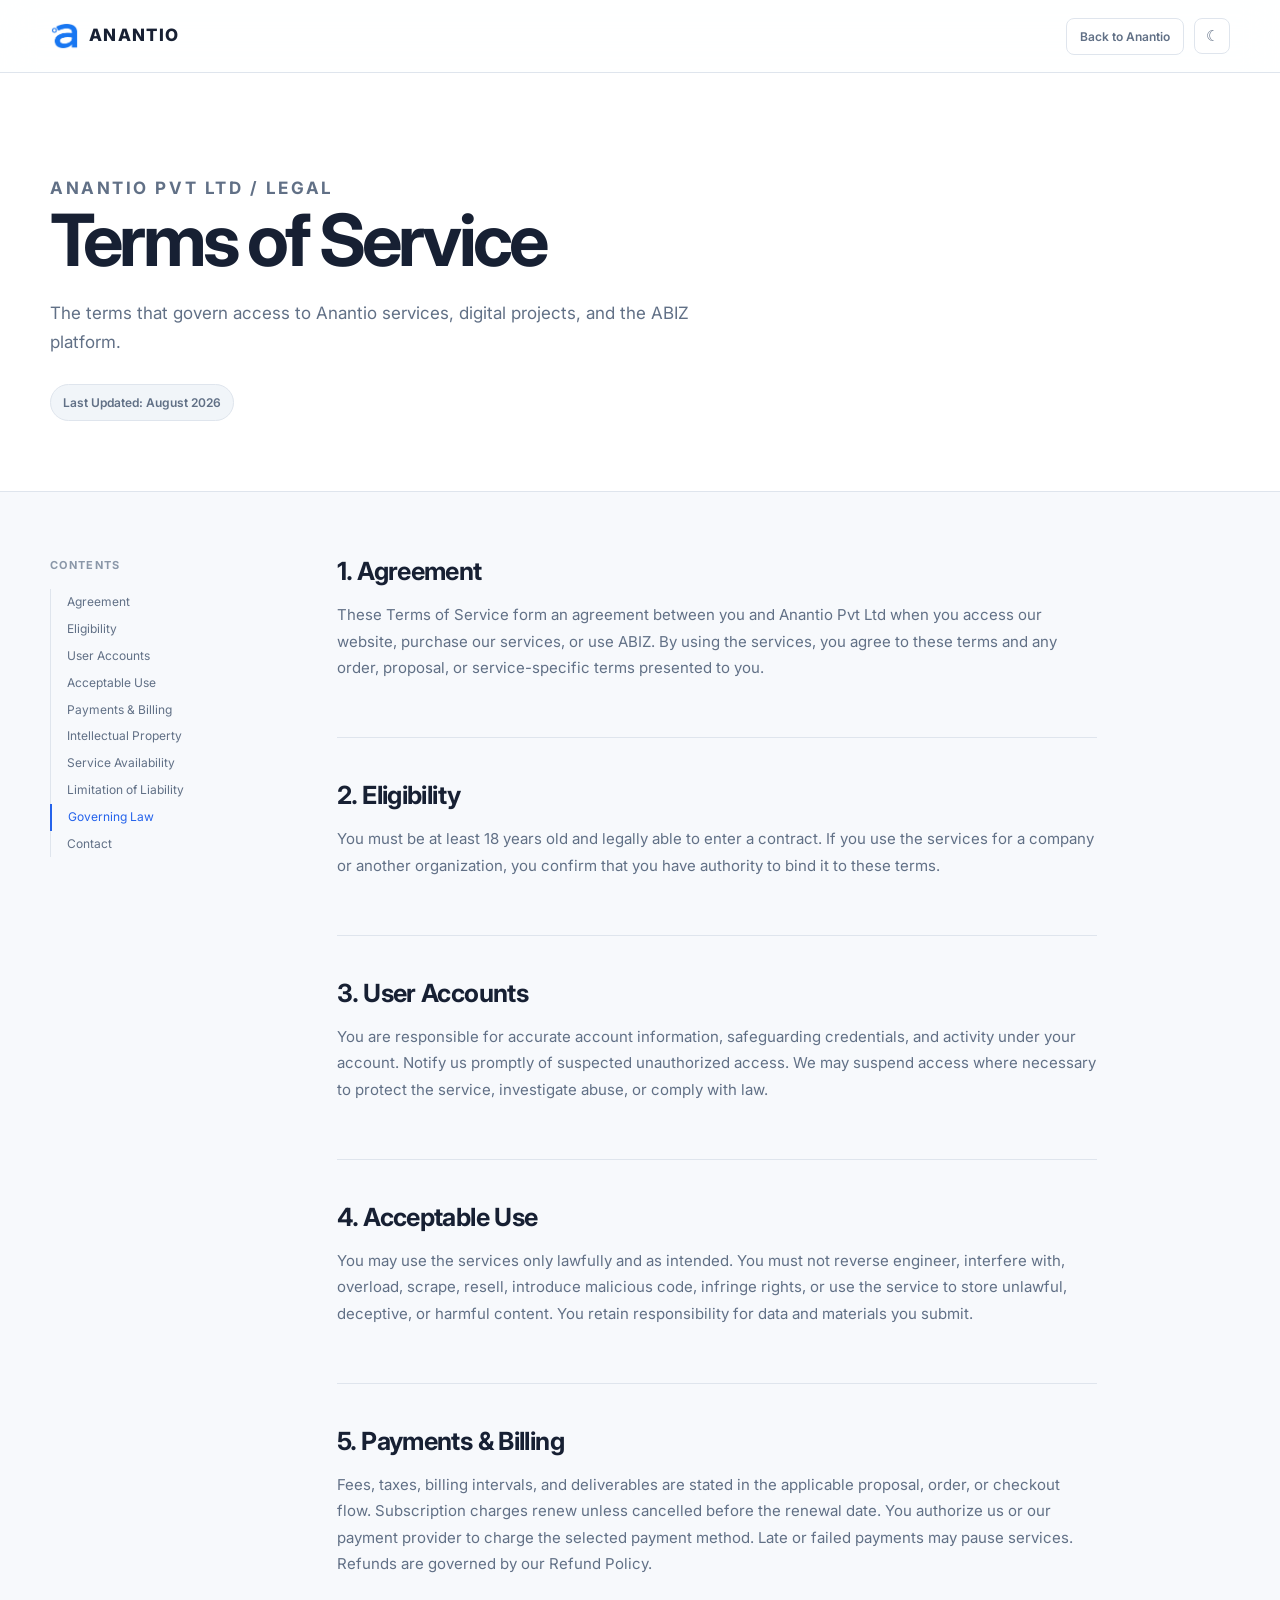
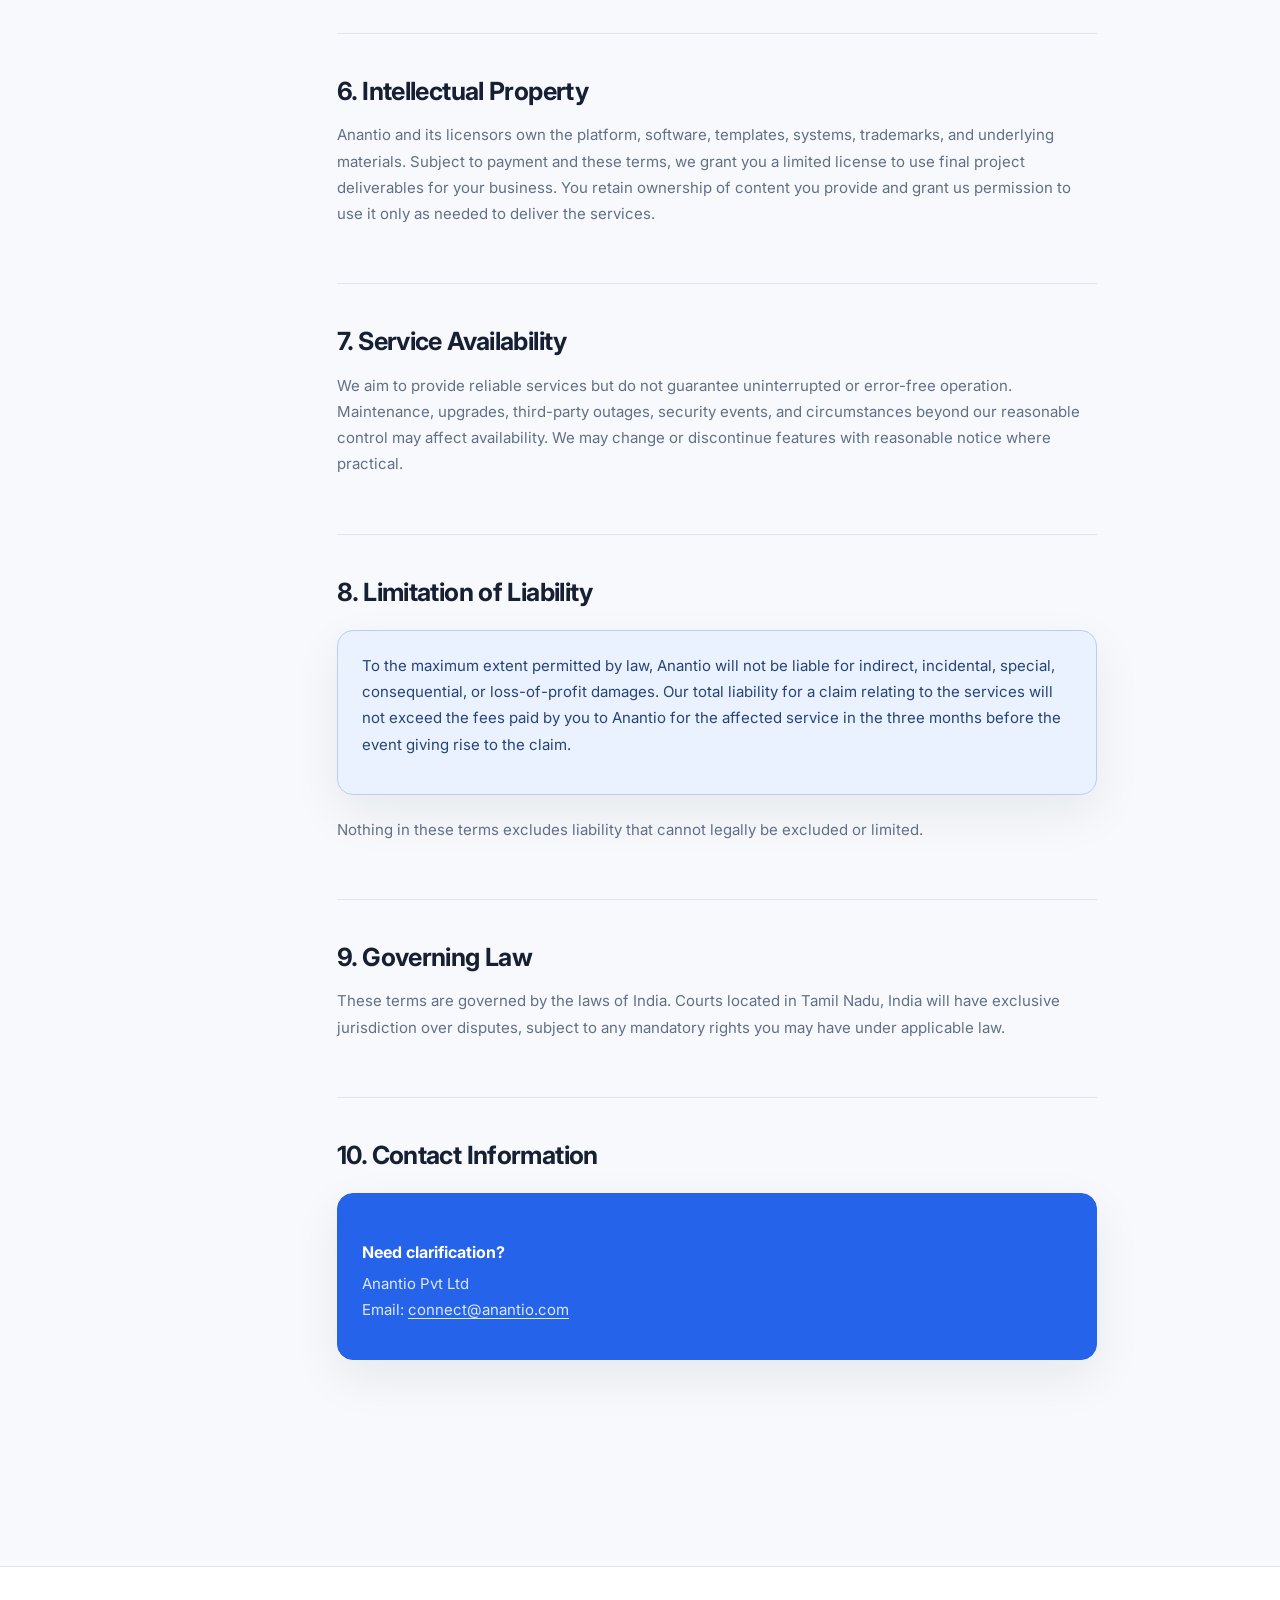
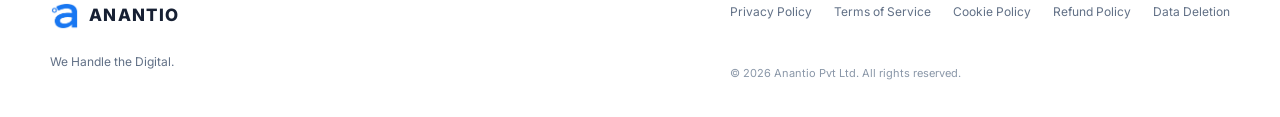
<file: legal/terms-of-service.html>
<!DOCTYPE html>
<html lang="en"><head><meta charset="UTF-8"><meta name="viewport" content="width=device-width, initial-scale=1.0"><meta name="description" content="Terms of Service for Anantio Pvt Ltd services and ABIZ."><title>Terms of Service | Anantio</title><link rel="icon" href="../anantio-logo.png"><link rel="preconnect" href="https://fonts.googleapis.com"><link rel="preconnect" href="https://fonts.gstatic.com" crossorigin><link href="https://fonts.googleapis.com/css2?family=Inter:wght@400;500;600;700;800&display=swap" rel="stylesheet"><link rel="stylesheet" href="css/legal.css"></head>
<body><header class="legal-topbar"><nav class="legal-nav" aria-label="Primary navigation"><a class="legal-brand" href="../index.html"><img src="../anantio-logo.png" alt=""> ANANTIO</a><div class="legal-nav-actions"><a class="legal-nav-link" href="../index.html">Back to Anantio</a><button class="legal-theme" type="button" data-theme-toggle aria-label="Switch theme"></button></div></nav></header><section class="legal-hero"><div class="legal-hero-inner"><p class="legal-kicker">Anantio Pvt Ltd / Legal</p><h1>Terms of Service</h1><p>The terms that govern access to Anantio services, digital projects, and the ABIZ platform.</p><span class="legal-updated">Last Updated: August 2026</span></div></section><div class="legal-layout"><details class="legal-toc" open><summary>On this page</summary><p class="legal-toc-title">Contents</p><ul><li><a href="#agreement">Agreement</a></li><li><a href="#eligibility">Eligibility</a></li><li><a href="#accounts">User Accounts</a></li><li><a href="#use">Acceptable Use</a></li><li><a href="#payments">Payments &amp; Billing</a></li><li><a href="#ip">Intellectual Property</a></li><li><a href="#availability">Service Availability</a></li><li><a href="#liability">Limitation of Liability</a></li><li><a href="#law">Governing Law</a></li><li><a href="#contact">Contact</a></li></ul></details><main class="legal-content">
<section class="legal-section" id="agreement"><h2>1. Agreement</h2><p>These Terms of Service form an agreement between you and Anantio Pvt Ltd when you access our website, purchase our services, or use ABIZ. By using the services, you agree to these terms and any order, proposal, or service-specific terms presented to you.</p></section>
<section class="legal-section" id="eligibility"><h2>2. Eligibility</h2><p>You must be at least 18 years old and legally able to enter a contract. If you use the services for a company or another organization, you confirm that you have authority to bind it to these terms.</p></section>
<section class="legal-section" id="accounts"><h2>3. User Accounts</h2><p>You are responsible for accurate account information, safeguarding credentials, and activity under your account. Notify us promptly of suspected unauthorized access. We may suspend access where necessary to protect the service, investigate abuse, or comply with law.</p></section>
<section class="legal-section" id="use"><h2>4. Acceptable Use</h2><p>You may use the services only lawfully and as intended. You must not reverse engineer, interfere with, overload, scrape, resell, introduce malicious code, infringe rights, or use the service to store unlawful, deceptive, or harmful content. You retain responsibility for data and materials you submit.</p></section>
<section class="legal-section" id="payments"><h2>5. Payments &amp; Billing</h2><p>Fees, taxes, billing intervals, and deliverables are stated in the applicable proposal, order, or checkout flow. Subscription charges renew unless cancelled before the renewal date. You authorize us or our payment provider to charge the selected payment method. Late or failed payments may pause services. Refunds are governed by our <a href="refund-policy.html">Refund Policy</a>.</p></section>
<section class="legal-section" id="ip"><h2>6. Intellectual Property</h2><p>Anantio and its licensors own the platform, software, templates, systems, trademarks, and underlying materials. Subject to payment and these terms, we grant you a limited license to use final project deliverables for your business. You retain ownership of content you provide and grant us permission to use it only as needed to deliver the services.</p></section>
<section class="legal-section" id="availability"><h2>7. Service Availability</h2><p>We aim to provide reliable services but do not guarantee uninterrupted or error-free operation. Maintenance, upgrades, third-party outages, security events, and circumstances beyond our reasonable control may affect availability. We may change or discontinue features with reasonable notice where practical.</p></section>
<section class="legal-section" id="liability"><h2>8. Limitation of Liability</h2><div class="legal-notice"><p>To the maximum extent permitted by law, Anantio will not be liable for indirect, incidental, special, consequential, or loss-of-profit damages. Our total liability for a claim relating to the services will not exceed the fees paid by you to Anantio for the affected service in the three months before the event giving rise to the claim.</p></div><p>Nothing in these terms excludes liability that cannot legally be excluded or limited.</p></section>
<section class="legal-section" id="law"><h2>9. Governing Law</h2><p>These terms are governed by the laws of India. Courts located in Tamil Nadu, India will have exclusive jurisdiction over disputes, subject to any mandatory rights you may have under applicable law.</p></section>
<section class="legal-section" id="contact"><h2>10. Contact Information</h2><div class="legal-contact"><h3>Need clarification?</h3><p>Anantio Pvt Ltd<br>Email: <a href="mailto:connect@anantio.com">connect@anantio.com</a></p></div></section>
</main></div><footer class="legal-footer"><div class="legal-footer-inner"><div class="legal-footer-brand"><a class="legal-brand" href="../index.html"><img src="../anantio-logo.png" alt=""> ANANTIO</a><p>We Handle the Digital.</p></div><div><nav class="legal-footer-links" aria-label="Legal pages"><a href="privacy-policy.html">Privacy Policy</a><a href="terms-of-service.html">Terms of Service</a><a href="cookie-policy.html">Cookie Policy</a><a href="refund-policy.html">Refund Policy</a><a href="data-deletion.html">Data Deletion</a></nav><p class="legal-copyright">© 2026 Anantio Pvt Ltd. All rights reserved.</p></div></div></footer><script src="js/legal.js"></script></body></html>
</file>
<file: style.css>
:root{
  --bg:#000;
  --surface:#070b10;
  --border:rgba(145,160,183,.20);
  --text:#f7f9fc;
  --muted:#a4adb9;
  --muted2:#687383;
  --blue:#1877F2;
  --blue-bright:#1877F2;
  --blue-glow:rgba(24,119,242,.32);
  --green:#54e38f;
  --red:#ff5264;
  --display:"Inter","Roboto","Open Sans","Lato",sans-serif;
  --body:"Open Sans","Roboto","Lato","Inter",sans-serif;
  --radius:22px;
  --gap:14px;
}
*{box-sizing:border-box}
html{scroll-behavior:smooth;overflow-x:hidden}
body{margin:0;min-width:280px;color:var(--text);background:#000;font-family:var(--body);-webkit-font-smoothing:antialiased;text-rendering:optimizeLegibility;overflow-x:hidden}
.about-page{overflow-x:hidden}
p{font-size:15px;line-height:1.7}
a{color:inherit;text-decoration:none}
.page-glow{position:fixed;z-index:-3;width:60vw;height:60vw;max-width:900px;max-height:900px;top:-25vw;right:-20vw;border-radius:50%;background:rgba(24,119,242,.10);filter:blur(110px);pointer-events:none}
.grid-bg{position:fixed;inset:0;z-index:-2;pointer-events:none;opacity:.16;background-image:linear-gradient(rgba(255,255,255,.035) 1px,transparent 1px),linear-gradient(90deg,rgba(255,255,255,.035) 1px,transparent 1px);background-size:90px 90px;mask-image:linear-gradient(to bottom,#000,transparent 90%)}
.topbar{width:min(1440px,calc(100% - 72px));min-height:88px;margin:0 auto;display:flex;align-items:center;justify-content:space-between}
.wordmark{display:inline-flex;align-items:center;gap:11px;color:#f5f7fb;font-family:var(--display);font-size:20px;font-weight:800;letter-spacing:.06em}
.logo-image{width:31px;height:31px;display:block;object-fit:contain}
.talk-button{display:inline-flex;align-items:center;gap:13px;padding:10px 13px 10px 18px;border:1px solid rgba(172,184,202,.38);border-radius:999px;font-size:13px;font-weight:600;transition:.25s}
.talk-button i{width:29px;height:29px;display:grid;place-items:center;border-radius:50%;background:var(--blue);font-size:17px;font-style:normal}.ui-icon{width:1em;height:1em;display:block;fill:none;stroke:currentColor;stroke-width:2;stroke-linecap:round;stroke-linejoin:round}
.talk-button:hover{border-color:var(--blue);background:rgba(24,119,242,.08);transform:translateY(-1px)}

.bento{width:min(1440px,calc(100% - 72px));margin:0 auto;display:grid;grid-template-columns:repeat(2,minmax(0,1fr));grid-template-rows:500px 500px auto;grid-template-areas:"hero services" "abiz about" "contact contact";gap:24px;align-items:stretch}
.card{position:relative;min-width:0;height:100%;overflow:hidden;border:1px solid var(--border);border-radius:var(--radius);background:radial-gradient(circle at 100% 0%,rgba(24,119,242,.055),transparent 35%),linear-gradient(145deg,rgba(9,13,19,.98),rgba(2,4,7,.99));box-shadow:inset 0 1px 0 rgba(255,255,255,.025),0 18px 55px rgba(0,0,0,.20)}
.card:after{content:"";position:absolute;inset:0;pointer-events:none;border-radius:inherit;background:radial-gradient(circle at var(--mx,50%) var(--my,50%),rgba(24,119,242,.12),transparent 34%),linear-gradient(135deg,rgba(255,255,255,.025),transparent 28%);opacity:.75;transition:opacity .25s}
.eyebrow{margin:0;display:flex;align-items:center;gap:9px;color:var(--blue);font-size:11px;font-weight:600;letter-spacing:.18em}
.eyebrow span{width:6px;height:6px;flex:0 0 6px;border-radius:50%;background:var(--blue);box-shadow:0 0 12px var(--blue)}

.hero{grid-area:hero;min-height:0;height:100%;padding:32px 24px 30px;display:flex;isolation:isolate}
.hero-copy{position:relative;z-index:3;width:64%}
.hero h1{margin:24px 0 23px;font-family:var(--display);font-size:clamp(52px,5.15vw,78px);line-height:.98;letter-spacing:-.065em;font-weight:700}
.hero h1 em{color:var(--blue);font-style:normal}
.hero-description{max-width:570px;margin:0;color:#c0c7d0;font-size:15px;line-height:1.7}
.primary-button{position:relative;isolation:isolate;overflow:hidden;display:inline-flex;align-items:center;justify-content:center;gap:19px;min-height:45px;margin-top:18px;padding:0 20px;border-radius:8px;color:white;background:var(--blue);box-shadow:0 10px 35px rgba(24,119,242,.22);font-size:13px;font-weight:600;transition:transform .25s,box-shadow .25s}.primary-button:after{content:"";position:absolute;z-index:-1;left:var(--button-x,50%);top:var(--button-y,50%);width:18px;height:18px;border-radius:50%;background:rgba(255,255,255,.25);transform:translate(-50%,-50%) scale(0);transition:transform .35s ease}.primary-button:hover:after{transform:translate(-50%,-50%) scale(12)}
.primary-button span{font-size:18px;display:inline-flex}
.primary-button:hover{transform:translateY(-2px);box-shadow:0 15px 40px rgba(24,119,242,.35)}

.hero-visual{position:absolute;z-index:1;width:47%;height:100%;right:-1%;top:0}
.blue-haze{position:absolute;width:260px;height:260px;left:20%;top:21%;border-radius:50%;background:var(--blue);opacity:.13;filter:blur(85px)}
.orbit{position:absolute;left:54%;top:52%;border:1px solid rgba(24,119,242,.58);border-radius:50%;transform:translate(-50%,-50%)}
.orbit-1{width:360px;height:145px;transform:translate(-50%,-50%) rotate(-27deg)}
.orbit-2{width:355px;height:145px;transform:translate(-50%,-50%) rotate(54deg)}
.orbit-3{width:300px;height:118px;opacity:.42;transform:translate(-50%,-50%) rotate(8deg)}
.logo-aura{position:absolute;left:55%;top:52%;width:170px;height:170px;transform:translate(-50%,-50%);border-radius:50%;background:rgba(24,119,242,.13);filter:blur(22px)}
.hero-logo{position:absolute;left:55%;top:52%;width:128px;height:128px;object-fit:contain;transform:translate(-50%,-50%);filter:drop-shadow(0 20px 35px rgba(24,119,242,.42));animation:floatLogo 5s ease-in-out infinite}
.particle{position:absolute;width:6px;height:6px;border-radius:50%;background:var(--blue);box-shadow:0 0 14px var(--blue)}
.p1{left:7%;top:39%}.p2{right:8%;top:30%}.p3{right:16%;bottom:20%}.p4{left:30%;bottom:15%}
@keyframes floatLogo{0%,100%{transform:translate(-50%,-50%) translateY(0)}50%{transform:translate(-50%,-50%) translateY(-9px)}}

.services{grid-area:services;min-height:0;height:100%;padding:32px 24px}
.card-heading{display:flex;align-items:center;justify-content:space-between;margin-bottom:14px}
.card-index{color:var(--muted2);font-size:11px}
.services{isolation:isolate}.services:before{content:"";position:absolute;z-index:-1;width:340px;height:190px;top:-62px;right:-80px;border-radius:50%;background:rgba(24,119,242,.15);filter:blur(62px);pointer-events:none}.services-heading{position:relative;z-index:1;margin-bottom:48px}.services-heading .eyebrow{margin-bottom:17px}.services-heading h2{max-width:460px;margin:0;font-family:var(--display);font-size:clamp(27px,2.6vw,38px);line-height:1.06;letter-spacing:-.055em}.services-heading h2 em{color:var(--blue);background:linear-gradient(110deg,#4aa0ff,#1877f2 55%,#8ec5ff);-webkit-background-clip:text;background-clip:text;-webkit-text-fill-color:transparent;font-style:normal;text-shadow:0 0 20px rgba(24,119,242,.38)}.services-heading>p:last-child{max-width:475px;margin:22px 0 0;color:#a4adb9;font-size:13px;line-height:1.65}
.services-grid{display:grid;grid-template-columns:repeat(2,minmax(0,1fr))}
.service{position:relative;min-width:0;min-height:125px;display:grid;grid-template-columns:52px minmax(0,1fr);grid-template-rows:auto 1fr;gap:0 14px;padding:18px 14px 18px 0;border-bottom:1px solid rgba(128,143,162,.17)}
.service:nth-child(even){padding-left:20px;padding-right:8px;border-left:1px solid rgba(128,143,162,.17)}
.service:nth-last-child(-n+2){border-bottom:0}
.service-icon{grid-row:1/3;width:48px;height:48px;display:grid;place-items:center;border:1px solid rgba(107,126,158,.25);border-radius:14px;color:var(--blue);background:linear-gradient(145deg,rgba(18,25,37,.9),rgba(9,13,19,.96));box-shadow:inset 0 1px 0 rgba(255,255,255,.04),0 12px 26px rgba(24,119,242,.08);font-size:27px;font-weight:600;line-height:1}
.service-content h2{margin:0 0 8px;padding-right:22px;font-family:var(--display);font-size:15px;line-height:1.15;letter-spacing:-.02em}
.service-content p{margin:0;max-width:220px;color:#9da6b3;font-size:15px;line-height:1.7}
.service-arrow{position:absolute;right:7px;bottom:18px;color:var(--blue);font-size:15px;opacity:.7;transition:transform .2s}.service-arrow .ui-icon{width:15px;height:15px}
.service:hover .service-arrow{transform:translate(3px,-3px)}

.services .services-grid{gap:1px;border:1px solid rgba(24,119,242,.22);border-radius:16px;background:rgba(24,119,242,.16);overflow:hidden}
.services .service{min-height:120px;display:block;padding:17px 19px;background:linear-gradient(145deg,rgba(12,20,31,.86),rgba(4,8,13,.97));border:0;transition:transform .25s,box-shadow .25s,background .25s;isolation:isolate}
.services .service:nth-child(even){padding-left:23px;border-left:0}
.services .service:nth-last-child(-n+2){border-bottom:0}
.services .service:before{content:"";position:absolute;inset:0;z-index:-1;border:1px solid transparent;border-radius:inherit;background:radial-gradient(circle at 0 0,rgba(24,119,242,.16),transparent 52%);opacity:.7;transition:opacity .25s}
.services .service:hover{z-index:1;transform:translateY(-6px);background:linear-gradient(145deg,rgba(13,27,47,.96),rgba(4,9,16,.98));box-shadow:0 18px 38px rgba(24,119,242,.18)}
.services .service:hover:before{opacity:1;border-color:rgba(24,119,242,.65);box-shadow:inset 0 0 25px rgba(24,119,242,.08)}
.services .service-icon{width:42px;height:42px;margin-bottom:11px;border-radius:12px;color:#55a0ff;background:linear-gradient(145deg,rgba(24,119,242,.18),rgba(9,18,31,.95));box-shadow:inset 0 1px 0 rgba(255,255,255,.06),0 0 24px rgba(24,119,242,.15);font-size:23px;transition:box-shadow .25s,transform .25s}
.services .service:hover .service-icon{transform:translateY(-2px) rotate(8deg);box-shadow:inset 0 1px 0 rgba(255,255,255,.08),0 0 30px rgba(24,119,242,.35)}
.services .service-content h2{margin:0 0 5px;padding-right:24px;font-size:14px;line-height:1.2}.services .service-content p{max-width:210px;color:#a4b0bf;font-size:10px;line-height:1.4}
.services .service-arrow{right:20px;bottom:22px;opacity:.8}.services .service-arrow .ui-icon{width:17px;height:17px}
.js .services .service{opacity:0;transform:translateY(18px)}.js .services .service.in-view{opacity:1;transform:translateY(0);transition:opacity .65s cubic-bezier(.2,.7,.2,1),transform .65s cubic-bezier(.2,.7,.2,1),box-shadow .25s,background .25s}.js .services .service:nth-child(2){transition-delay:.08s}.js .services .service:nth-child(3){transition-delay:.16s}.js .services .service:nth-child(4){transition-delay:.24s}.js .services .service:nth-child(5){transition-delay:.32s}.js .services .service:nth-child(6){transition-delay:.4s}

.abiz{grid-area:abiz;min-height:350px;height:100%;display:grid;grid-template-columns:minmax(0,.34fr) minmax(0,.66fr);gap:18px;padding:27px 31px;background:radial-gradient(circle at 80% 50%,rgba(24,119,242,.11),transparent 40%),linear-gradient(145deg,#0b1017,#020407)}
.abiz-copy{position:relative;z-index:3;min-width:0}
.abiz-title{margin:17px 0 5px;font-family:var(--display);font-size:clamp(46px,4.5vw,64px);line-height:.95;letter-spacing:-.07em}
.abiz-title span{color:var(--blue)}
.abiz-status{display:inline-flex;margin-top:15px;padding:5px 10px;border:1px solid rgba(24,119,242,.4);border-radius:999px;color:#7fb5ff;background:rgba(24,119,242,.1);font-size:10px;font-weight:600}
.abiz-notification{display:flex;align-items:center;gap:7px;max-width:190px;margin-top:12px;color:#8f9bab;font-size:10px;line-height:1.35}.abiz-notification:before{content:"";width:6px;height:6px;flex:0 0 6px;border-radius:50%;background:var(--blue);box-shadow:0 0 12px var(--blue);animation:glowPulse 2.4s ease-in-out infinite}
.abiz-tagline{margin:0;font-family:var(--display);font-size:18px;line-height:1.22;letter-spacing:-.03em}
.abiz-description{max-width:330px;margin:17px 0 0;color:#9ca6b3;font-size:15px;line-height:1.7}
.text-link{display:inline-flex;align-items:center;gap:8px;margin-top:22px;color:var(--blue);font-size:12px;font-weight:600}.text-link span{font-size:16px;display:inline-flex}

.dashboard{align-self:center;min-width:0;height:310px;display:grid;grid-template-columns:92px minmax(0,1fr);overflow:hidden;border:1px solid #222d3a;border-radius:12px;background:#05080c;box-shadow:-20px 25px 70px rgba(0,0,0,.35)}
.dashboard-sidebar{min-width:0;padding:11px 7px;border-right:1px solid #1d2631}.dash-brand{padding:3px 7px 13px;font-family:var(--display);font-size:12px;font-weight:700}.dash-brand span{color:var(--blue)}
.dash-nav{display:flex;align-items:center;gap:7px;margin:2px 0;padding:7px 6px;border-radius:4px;color:#737d8a;font-size:8px}.dash-nav.active{color:white;background:rgba(24,119,242,.65)}
.dashboard-main{min-width:0;padding:11px}.dashboard-top{display:flex;justify-content:space-between;gap:10px;margin-bottom:10px}.dashboard-top small,.dashboard-top strong{display:block}.dashboard-top small{color:#8993a1;font-size:7px}.dashboard-top strong{margin-top:3px;color:#cbd1da;font-size:8px;font-weight:500}.avatar{width:20px;height:20px;display:grid;place-items:center;flex:0 0 20px;border-radius:50%;color:white;background:var(--blue);font-size:8px}
.metric-row{display:grid;grid-template-columns:repeat(3,minmax(0,1fr));gap:6px}.metric{min-width:0;padding:8px;border:1px solid #202a36;border-radius:6px}.metric small{display:block;color:#75808e;font-size:6px;white-space:nowrap;overflow:hidden;text-overflow:ellipsis}.metric strong{display:block;margin-top:5px;font-size:13px;line-height:1}.metric span{display:block;margin-top:4px;color:var(--green);font-size:6px}.metric .negative{color:var(--red)}
.dashboard-bottom{display:grid;grid-template-columns:minmax(0,1.45fr) minmax(120px,.85fr);gap:7px;margin-top:7px}.chart-panel,.activity-panel{min-width:0;padding:8px;border:1px solid #202a36;border-radius:6px}.panel-label{display:flex;justify-content:space-between;gap:5px;color:#aeb7c3;font-size:7px}.panel-label small{color:#687382;font-size:6px}.chart-panel svg{width:100%;height:90px;display:block;margin-top:3px}.chart-panel svg .area{fill:url(#chartFill);stroke:none}.chart-panel svg polyline{fill:none;stroke:var(--blue);stroke-width:3;vector-effect:non-scaling-stroke;filter:drop-shadow(0 0 3px var(--blue))}.chart-months{display:flex;justify-content:space-between;color:#586473;font-size:5px}.activity{display:grid;grid-template-columns:19px minmax(0,1fr) 8px;align-items:center;gap:5px;margin-top:9px;color:#c5ccd5;font-size:6px}.activity i{width:19px;height:19px;display:grid;place-items:center;border-radius:4px;color:#dbe4f1;background:#273342;font-size:6px;font-style:normal}.activity span{min-width:0;white-space:nowrap;overflow:hidden;text-overflow:ellipsis}.activity small{display:block;margin-top:2px;color:#5e6876;font-size:5px}
.chart-panel svg polyline{stroke-dasharray:920;stroke-dashoffset:920;animation:drawChart 2.2s .5s ease forwards}
@keyframes drawChart{to{stroke-dashoffset:0}}
@keyframes glowPulse{0%,100%{opacity:.65;box-shadow:0 0 8px var(--blue)}50%{opacity:1;box-shadow:0 0 16px var(--blue)}}

.about{grid-area:about;min-height:350px;height:100%;padding:27px 31px;background:radial-gradient(circle at 100% 80%,rgba(24,119,242,.13),transparent 40%),linear-gradient(145deg,#0b1017,#020407)}
.about-top{display:flex;justify-content:space-between;align-items:start}.about-logo{width:76px;height:76px;object-fit:contain;filter:drop-shadow(0 10px 25px rgba(24,119,242,.25))}
.about-content{position:relative;z-index:2;max-width:520px;margin-top:5px}.about-content h2{margin:0 0 19px;font-family:var(--display);font-size:clamp(28px,2.7vw,39px);line-height:1.03;letter-spacing:-.055em}.about-content h2 em{color:var(--blue);font-style:normal}.about-content p{max-width:430px;margin:0 0 10px;color:#a4adb9;font-size:15px;line-height:1.7}.about-orbit{position:absolute;width:280px;height:280px;right:-110px;bottom:-150px;border:1px solid rgba(24,119,242,.3);border-radius:50%;box-shadow:0 0 70px rgba(24,119,242,.08)}
.about-badges{display:flex;flex-wrap:nowrap;gap:7px;margin-top:18px}.about-badges span{padding:6px 9px;border:1px solid rgba(24,119,242,.32);border-radius:999px;color:#9bbfff;background:rgba(24,119,242,.08);font-size:10px;font-weight:600;white-space:nowrap}.about .text-link{margin-top:24px;color:var(--blue);text-shadow:0 0 14px rgba(24,119,242,.22)}.about .text-link:hover{color:#7db6ff;text-shadow:0 0 20px rgba(24,119,242,.55)}
.about-layout{width:min(1440px,calc(100% - 72px));margin:0 auto;display:grid;grid-template-columns:minmax(0,1fr);gap:var(--gap)}.about-hero-card{min-height:440px;padding:53px 58px;display:flex;align-items:center;justify-content:space-between;background:radial-gradient(circle at 82% 45%,rgba(24,119,242,.13),transparent 36%),linear-gradient(145deg,#0b1017,#020407)}.about-hero-copy{position:relative;z-index:2;max-width:690px}.about-hero-card h1{margin:23px 0 22px;font-family:var(--display);font-size:clamp(48px,5.6vw,78px);line-height:.98;letter-spacing:-.065em}.about-hero-card h1 em,.story-card em,.about-services-card>h2 em,.about-cta-card h2 em{color:var(--blue);font-style:normal}.about-hero-copy>p:last-child{max-width:570px;margin:0;color:#aeb7c3;font-size:16px;line-height:1.7}.about-hero-mark{position:relative;width:290px;height:290px;display:grid;place-items:center;flex:0 0 290px}.about-hero-mark img{position:relative;z-index:2;width:126px;height:126px;object-fit:contain;filter:drop-shadow(0 20px 30px rgba(24,119,242,.45));animation:floatLogo 5s ease-in-out infinite}.about-mark-ring{position:absolute;inset:20px;border:1px solid rgba(24,119,242,.5);border-radius:50%;box-shadow:0 0 70px rgba(24,119,242,.15),inset 0 0 45px rgba(24,119,242,.08)}.about-mark-ring:before,.about-mark-ring:after{content:"";position:absolute;inset:23px;border:1px solid rgba(24,119,242,.25);border-radius:50%;transform:rotate(38deg) scaleX(1.25)}.about-mark-ring:after{transform:rotate(-38deg) scaleX(1.25)}.story-card{padding:35px 42px;background:radial-gradient(circle at 100% 0,rgba(24,119,242,.08),transparent 32%),linear-gradient(145deg,#090e15,#020407)}.story-grid{display:grid;grid-template-columns:minmax(250px,.8fr) minmax(0,1.2fr);gap:50px;margin-top:25px}.story-grid h2,.about-services-card>h2{margin:0;font-family:var(--display);font-size:clamp(29px,3.4vw,46px);line-height:1.03;letter-spacing:-.055em}.story-grid p{margin:0 0 13px;color:#a4adb9;font-size:14px;line-height:1.75}.story-pillars{display:grid;grid-template-columns:repeat(2,minmax(0,1fr));gap:14px;margin-top:30px;padding-top:25px;border-top:1px solid rgba(128,143,162,.17)}.story-pillars div{display:grid;gap:8px}.story-pillars span{color:var(--blue);font-size:10px;font-weight:700;letter-spacing:.15em}.story-pillars strong{max-width:400px;color:#d8dee7;font-family:var(--display);font-size:14px;line-height:1.45}.beliefs-section{padding:45px 0 35px}.section-heading{margin-bottom:25px}.section-heading h2{margin:0;font-family:var(--display);font-size:clamp(31px,3.5vw,47px);line-height:1.03;letter-spacing:-.055em}.section-heading h2 em{color:var(--blue);font-style:normal}.beliefs-grid{display:grid;grid-template-columns:repeat(4,minmax(0,1fr));gap:var(--gap)}.belief-card{min-height:245px;padding:24px 22px}.belief-number{float:right;color:var(--muted2);font-size:10px;font-weight:600}.belief-icon{width:48px;height:48px;display:grid;place-items:center;margin-bottom:32px;border:1px solid rgba(107,126,158,.25);border-radius:14px;color:var(--blue);background:linear-gradient(145deg,rgba(18,25,37,.9),rgba(9,13,19,.96));font-size:25px}.belief-card h3{margin:0 0 10px;font-family:var(--display);font-size:16px;line-height:1.25}.belief-card p{margin:0;color:#9da6b3;font-size:13px;line-height:1.65}.about-services-card{padding:34px 42px}.about-services-card>h2{margin:22px 0 28px}.about-services-card .services-grid{grid-template-columns:repeat(3,minmax(0,1fr));border-top:1px solid rgba(128,143,162,.17)}.about-services-card .service:nth-child(even){padding-left:0;border-left:0}.about-services-card .service:nth-child(3n+2),.about-services-card .service:nth-child(3n+3){padding-left:20px;border-left:1px solid rgba(128,143,162,.17)}.about-services-card .service:nth-last-child(-n+3){border-bottom:0}.about-cta-card{min-height:190px;display:grid;grid-template-columns:82px minmax(0,1fr) auto;align-items:center;gap:25px;padding:30px 46px;background:radial-gradient(circle at 80% 50%,rgba(24,119,242,.2),transparent 40%),linear-gradient(100deg,#040b16,#06142b)}.about-cta-card .eyebrow{margin-bottom:13px}.about-cta-card h2{margin:0;font-family:var(--display);font-size:clamp(28px,3.2vw,42px);line-height:1.02;letter-spacing:-.055em}.about-cta-card .contact-actions{display:flex}.about-cta-card .primary-button{margin:0}.about-cta-card .contact-icon{width:72px;height:72px}

.contact{grid-area:contact;min-height:137px;display:grid;grid-template-columns:94px minmax(220px,1fr) minmax(260px,.9fr) auto;align-items:center;gap:22px;padding:25px 45px;background:radial-gradient(circle at 80% 50%,rgba(24,119,242,.18),transparent 38%),linear-gradient(100deg,#040b16,#06142b)}
.contact-decor{position:absolute;width:650px;height:150px;right:0;bottom:-85px;border:1px solid rgba(24,119,242,.35);border-radius:50%;transform:rotate(-8deg)}.contact-icon{position:relative;z-index:2;width:78px;height:78px;display:grid;place-items:center;border:1px solid rgba(52,126,255,.55);border-radius:50%;color:white;background:var(--blue);box-shadow:0 12px 35px rgba(24,119,242,.25);font-size:30px}.contact-title{position:relative;z-index:2}.contact-title h2{margin:0;font-family:var(--display);font-size:clamp(26px,2.7vw,39px);line-height:1;letter-spacing:-.055em}.contact>p{position:relative;z-index:2;max-width:340px;margin:0;color:#aeb6c2;font-size:13px;line-height:1.5}.contact-actions{position:relative;z-index:2;display:flex;gap:11px}.contact-actions .primary-button{margin:0}.secondary-button{min-height:45px;display:inline-flex;align-items:center;justify-content:center;padding:0 20px;border:1px solid #526071;border-radius:8px;color:#eef2f6;font-size:13px;font-weight:700;white-space:nowrap;transition:.25s}.secondary-button:hover{border-color:#1877F2;background:rgba(24,119,242,.05)}

.footer{width:min(1440px,calc(100% - 72px));margin:0 auto;min-height:100px;display:flex;align-items:center;justify-content:space-between;gap:40px;color:#687281;font-size:10px}.footer .wordmark{color:#dce1e8;font-size:14px}.footer .logo-image{width:24px;height:24px}.footer p{margin:0}.footer-legal{flex:1}.footer-legal h2{margin:0 0 9px;color:#dce1e8;font-family:var(--display);font-size:11px;font-weight:600;letter-spacing:.08em;text-transform:uppercase}.footer-legal nav{display:flex;flex-wrap:wrap;gap:7px 18px}.footer-legal a,.footer-meta span{color:#687281;font-size:10px;transition:color .2s}.footer-legal a:hover{color:#2563EB}.footer-meta{display:flex;align-items:flex-end;flex-direction:column;gap:8px;white-space:nowrap}.footer-meta p{color:#a4adb9}

.card{opacity:0;transform:translateY(18px);animation:cardIn .75s cubic-bezier(.2,.7,.2,1) forwards}.hero{animation-delay:.04s}.services{animation-delay:.12s}.abiz{animation-delay:.20s}.about{animation-delay:.28s}.contact{animation-delay:.36s}
@keyframes cardIn{to{opacity:1;transform:translateY(0)}}

@media(min-width:1500px){.topbar,.bento,.footer{width:min(1500px,calc(100% - 96px))}.bento{grid-template-rows:540px 500px auto}.hero,.services{min-height:540px}.abiz,.about{min-height:350px}}
@media(max-width:1180px){.topbar,.bento,.footer{width:calc(100% - 40px)}.bento{grid-template-columns:repeat(2,minmax(0,1fr));gap:24px}.hero{padding:35px 27px}.hero-copy{width:68%}.hero h1{font-size:clamp(46px,5vw,67px)}.hero-visual{width:48%;right:-9%}.abiz{grid-template-columns:minmax(210px,.4fr) minmax(0,.6fr);padding:25px}.dashboard{grid-template-columns:75px minmax(0,1fr)}.contact{grid-template-columns:78px minmax(180px,1fr) minmax(210px,.85fr) auto;padding:23px 28px}.contact-icon{width:67px;height:67px}.contact-actions{flex-direction:column}.contact-actions .primary-button,.secondary-button{width:145px}}
@media(max-width:900px){.topbar,.bento,.footer,.about-layout{width:calc(100% - 28px)}.bento{grid-template-columns:1fr;grid-template-rows:none;grid-template-areas:"hero" "services" "abiz" "about" "contact"}.card{height:auto}.hero{min-height:520px}.hero-copy{width:62%}.hero-visual{width:52%;right:-4%}.services{min-height:auto}.abiz,.about{min-height:330px}.contact{grid-template-columns:78px 1fr 1fr}.contact-actions{grid-column:2/-1;flex-direction:row;justify-content:flex-start}.about-hero-card{padding:42px 35px}.about-hero-mark{width:225px;height:225px;flex-basis:225px}.about-hero-mark img{width:105px;height:105px}.about-mark-ring{inset:12px}.story-grid{gap:28px}.beliefs-grid{grid-template-columns:repeat(2,minmax(0,1fr))}.about-services-card .services-grid{grid-template-columns:repeat(2,minmax(0,1fr))}.about-services-card .service:nth-child(3n+2),.about-services-card .service:nth-child(3n+3){padding-left:0;border-left:0}.about-services-card .service:nth-child(even){padding-left:20px;border-left:1px solid rgba(128,143,162,.17)}.about-cta-card{grid-template-columns:70px minmax(0,1fr);padding:28px 30px}.about-cta-card .contact-actions{grid-column:2/-1}}

@media(max-width:767px){
  .about-layout{width:calc(100% - 20px)}
  .about-hero-card{min-height:auto;display:flex;flex-direction:column;align-items:stretch;padding:28px 22px}.about-hero-copy{max-width:none}.about-hero-card h1{font-size:clamp(43px,12vw,62px)}
  .contact-actions{display:flex;align-items:center;flex-wrap:wrap;justify-content:flex-start;gap:10px;margin-top:16px}.contact-actions .primary-button,.secondary-button{width:auto;min-width:fit-content;min-height:44px;padding:0 17px}
  .about-hero-mark{position:relative;left:auto;right:auto;bottom:auto;width:220px;height:220px;flex:0 0 220px;margin:22px 0 0;display:grid;place-items:center;align-self:center;overflow:visible;z-index:2}.about-hero-mark img{width:95px;height:95px;object-fit:contain}.about-mark-ring{inset:12px}.about-mark-ring:before,.about-mark-ring:after{inset:20px}
}

@media(max-width:640px){
  :root{--radius:17px;--gap:10px}
  .topbar,.bento,.footer{width:calc(100% - 20px)}
  .topbar{min-height:68px}
  .wordmark{font-size:17px;gap:8px}.logo-image{width:27px;height:27px}
  .talk-button{padding:8px 9px 8px 13px;gap:8px;font-size:11px}.talk-button i{width:25px;height:25px;font-size:15px}
  .bento{gap:10px}.card{border-radius:17px}
  .hero{min-height:610px;display:block;padding:27px 22px 22px}.hero-copy{width:100%}.hero h1{max-width:430px;margin:19px 0;font-size:clamp(43px,13vw,62px);line-height:.94}.hero-description{max-width:100%;font-size:13px;line-height:1.62}.primary-button{min-height:44px;padding:0 17px}
  .hero-visual{position:absolute;width:100%;height:245px;right:0;top:auto;bottom:-12px}.blue-haze{width:210px;height:210px;left:40%;top:10%}.orbit{left:61%;top:53%}.orbit-1{width:280px;height:110px}.orbit-2{width:270px;height:108px}.orbit-3{width:230px;height:90px}.hero-logo{width:102px;height:102px}.logo-aura{width:145px;height:145px}.p1{left:31%;top:35%}.p2{right:8%;top:23%}.p3{right:13%;bottom:20%}.p4{left:45%;bottom:8%}
  .services{padding:23px 18px 9px}.card-heading{margin-bottom:7px}.card-index{font-size:9px}.services-grid{grid-template-columns:1fr}
  .service,.service:nth-child(even){min-height:93px;grid-template-columns:42px minmax(0,1fr);padding:16px 28px 15px 0;border-left:0;border-bottom:1px solid rgba(128,143,162,.17)}.service:last-child{border-bottom:0}.service-icon{width:40px;height:40px;border-radius:11px;font-size:23px}.service-number{right:3px;top:17px}.service-content h2{font-size:13px}.service-content p{font-size:10px;max-width:290px}.service-arrow{right:3px;bottom:15px}
  .services .services-grid{grid-template-columns:1fr;border-radius:14px}.services .service,.services .service:nth-child(even){min-height:156px;display:block;padding:19px 20px;border:0}.services .service-icon{width:44px;height:44px;margin-bottom:16px;border-radius:12px;font-size:23px}.services .service-content h2{font-size:14px}.services .service-content p{font-size:11px;line-height:1.55}.services .service-arrow{right:17px;bottom:19px}.js .services .service{transform:translateY(14px)}
  .abiz{min-height:0;display:flex;flex-direction:column;padding:24px 18px 18px;gap:22px}.abiz-title{margin-top:15px;font-size:51px}.abiz-tagline{font-size:17px}.abiz-description{max-width:100%;font-size:14px}.text-link{margin-top:17px}
  .dashboard{width:100%;height:255px;grid-template-columns:68px minmax(0,1fr)}.dashboard-sidebar{padding:9px 5px}.dash-brand{padding-left:5px;font-size:10px}.dash-nav{gap:5px;padding:6px 5px;font-size:7px}.dash-nav span{font-size:6px}.dashboard-main{padding:8px}.metric{padding:6px}.metric strong{font-size:11px}.dashboard-bottom{grid-template-columns:1fr}.chart-panel{min-height:112px}.chart-panel svg{height:72px}.activity-panel{display:none}
  .about{min-height:350px;padding:24px 20px}.about-logo{width:62px;height:62px}.about-content{margin-top:15px}.about-content h2{font-size:31px}.about-content p{font-size:14px}.about-orbit{width:210px;height:210px;right:-100px;bottom:-110px}
  .contact{min-height:0;display:grid;grid-template-columns:58px 1fr;gap:16px;padding:25px 20px}.contact-icon{width:56px;height:56px;font-size:24px}.contact-title h2{font-size:28px}.contact>p{grid-column:1/-1;max-width:100%;font-size:11px}.contact-actions{grid-column:1/-1;display:grid;grid-template-columns:1fr 1fr;gap:8px}.contact-actions .primary-button,.secondary-button{width:100%;min-height:44px;padding:0 10px;font-size:11px}.contact-decor{width:450px}
  .footer{min-height:90px;padding:22px 0;align-items:flex-start;flex-wrap:wrap;gap:22px}.footer-brand{font-size:12px!important}.footer-legal{flex-basis:calc(100% - 105px);order:2}.footer-legal h2{margin-bottom:8px}.footer-legal nav{display:flex;flex-direction:column;align-items:flex-start;gap:5px}.footer-meta{width:100%;order:3;align-items:flex-start;gap:7px}.footer-meta p{display:block}.footer-legal a,.footer-meta span{font-size:10px}.about-layout{width:calc(100% - 20px)}
}
@media(max-width:900px){.bento{grid-template-rows:none}.card{height:auto}}
@media(max-width:640px){.about-badges{flex-wrap:wrap}}
@media(max-width:380px){.hero{min-height:590px}.hero h1{font-size:42px}.hero-description{font-size:12px}.hero-visual{height:220px}.hero-logo{width:88px;height:88px}.a-frame{width:78px;height:110px}.orbit-1{width:240px;height:95px}.orbit-2{width:230px;height:92px}.orbit-3{width:195px;height:78px}.contact-title h2{font-size:25px}}
@media(prefers-reduced-motion:reduce){html{scroll-behavior:auto}.card,.hero-logo,.primary-button,.talk-button,.service-arrow{animation:none;transition:none}}

.hero-mini-game{position:relative;display:flex;align-items:center;gap:13px;width:min(360px,100%);min-height:66px;margin-top:22px;padding:10px 13px;border:1px solid rgba(24,119,242,.28);border-radius:14px;color:#dce6f5;background:linear-gradient(115deg,rgba(10,20,34,.86),rgba(4,8,14,.94));box-shadow:inset 0 1px 0 rgba(255,255,255,.035),0 12px 26px rgba(0,0,0,.16);cursor:pointer;transition:transform .25s,box-shadow .25s,border-color .25s}
.hero-mini-game:hover{border-color:rgba(76,157,255,.8);box-shadow:inset 0 1px 0 rgba(255,255,255,.07),0 15px 34px rgba(24,119,242,.2);transform:translateY(-3px)}
.hero-mini-game:focus-visible{outline:2px solid var(--blue);outline-offset:3px}
.hero-mini-game-orb{position:relative;width:38px;height:38px;flex:0 0 38px;border-radius:50%;background:radial-gradient(circle at 35% 30%,#b9dcff 0 4%,#4ba2ff 17%,#1877f2 42%,rgba(24,119,242,.12) 70%,transparent 72%);box-shadow:0 0 12px rgba(24,119,242,.85),0 0 28px rgba(24,119,242,.38);animation:miniGamePulse 3s ease-in-out infinite,miniGameFloat 4s ease-in-out infinite}
.hero-mini-game-orb i,.hero-mini-game-orb b,.hero-mini-game-orb em{position:absolute;width:4px;height:4px;border-radius:50%;background:#8bc4ff;box-shadow:0 0 8px #4ba2ff;font-style:normal}.hero-mini-game-orb i{top:-3px;right:7px;animation:miniParticleOne 2.7s ease-in-out infinite}.hero-mini-game-orb b{right:-4px;bottom:9px;animation:miniParticleTwo 3.4s ease-in-out infinite}.hero-mini-game-orb em{left:0;bottom:1px;animation:miniParticleThree 3s ease-in-out infinite}
.hero-mini-game-copy{min-width:0;display:grid;gap:2px}.hero-mini-game-copy small{color:#5d9fff;font-size:8px;font-weight:700;letter-spacing:.16em}.hero-mini-game-copy strong{overflow:hidden;color:#eef5ff;font-family:var(--display);font-size:12px;line-height:1.25;text-overflow:ellipsis;white-space:nowrap}.hero-mini-game-copy>span{overflow:hidden;color:#8998ac;font-size:9px;line-height:1.35;text-overflow:ellipsis;white-space:nowrap}.hero-mini-game-arrow{width:17px;height:17px;flex:0 0 17px;margin-left:auto;color:var(--blue);transition:transform .25s}.hero-mini-game:hover .hero-mini-game-arrow{transform:translateX(4px)}
@keyframes miniGamePulse{0%,100%{box-shadow:0 0 12px rgba(24,119,242,.85),0 0 28px rgba(24,119,242,.38)}50%{box-shadow:0 0 18px rgba(75,162,255,1),0 0 38px rgba(24,119,242,.55)}}@keyframes miniGameFloat{0%,100%{transform:translateY(0)}50%{transform:translateY(-3px)}}@keyframes miniParticleOne{0%,100%{opacity:.3;transform:translate(0,0)}50%{opacity:1;transform:translate(4px,-5px)}}@keyframes miniParticleTwo{0%,100%{opacity:.25;transform:translate(0,0)}50%{opacity:1;transform:translate(5px,3px)}}@keyframes miniParticleThree{0%,100%{opacity:.25;transform:translate(0,0)}50%{opacity:1;transform:translate(-3px,4px)}}
@media(max-width:640px){.hero-mini-game{width:100%;min-height:72px;margin-top:21px;padding:11px 12px}.hero-mini-game-copy strong{font-size:11px}.hero-mini-game-copy>span{font-size:8px}.hero-mini-game-orb{width:36px;height:36px;flex-basis:36px}}
@media(prefers-reduced-motion:reduce){.hero-mini-game-orb,.hero-mini-game-orb i,.hero-mini-game-orb b,.hero-mini-game-orb em{animation:none}}

.hero-game-playground{position:relative;z-index:4;width:min(500px,100%);height:300px;margin-top:22px;padding:13px;border:1px solid rgba(24,119,242,.38);border-radius:17px;background:radial-gradient(circle at 50% 35%,rgba(24,119,242,.15),transparent 48%),linear-gradient(145deg,rgba(10,20,34,.94),rgba(2,6,11,.98));box-shadow:inset 0 1px 0 rgba(255,255,255,.045),0 18px 38px rgba(0,0,0,.24);overflow:hidden}
.hero-game-playground:before{content:"";position:absolute;inset:0;pointer-events:none;opacity:.2;background-image:linear-gradient(rgba(255,255,255,.04) 1px,transparent 1px),linear-gradient(90deg,rgba(255,255,255,.04) 1px,transparent 1px);background-size:38px 38px;mask-image:linear-gradient(to bottom,#000,transparent)}
.hero-game-hud{position:relative;z-index:2;display:flex;align-items:center;gap:12px;color:#7190b5;font-size:8px;font-weight:700;letter-spacing:.13em}.hero-game-hud strong{margin-left:auto;color:#9bb8da;font-size:9px;letter-spacing:.02em}.hero-game-hud strong+strong{margin-left:0}.hero-game-hud b{color:#fff;font-size:12px}.hero-game-arena{position:absolute;inset:39px 13px 52px}.hero-game-ready{position:absolute;inset:0;display:grid;place-items:center;color:#526d91;font-size:10px;pointer-events:none}.hero-orb{position:absolute;width:var(--orb-size,26px);height:var(--orb-size,26px);display:grid;place-items:center;border:1px solid rgba(185,222,255,.65);border-radius:50%;background:radial-gradient(circle at 32% 27%,#d4ebff 0 5%,#70b7ff 17%,#2563eb 47%,rgba(37,99,235,.18) 73%,transparent 75%);box-shadow:0 0 10px #4aa0ff,0 0 24px rgba(37,99,235,.55);cursor:pointer;transform:translate(-50%,-50%);animation:heroOrbDrift var(--orb-duration,5s) ease-in-out infinite alternate,heroOrbGlow 2.7s ease-in-out infinite;transition:filter .2s,transform .2s}.hero-orb:hover{filter:brightness(1.3);transform:translate(-50%,-50%) scale(1.12)}.hero-orb:before,.hero-orb:after{content:"";position:absolute;width:3px;height:4px;border-radius:50%;background:#071429;top:34%}.hero-orb:before{left:30%}.hero-orb:after{right:30%}.hero-orb-face{position:absolute;width:9px;height:5px;bottom:25%;border-bottom:1px solid #071429;border-radius:0 0 50% 50%}.hero-orb-pop{animation:heroOrbPop .3s ease-out forwards!important;pointer-events:none}.hero-game-footer{position:absolute;z-index:3;right:13px;bottom:13px;left:13px;display:flex;align-items:center;gap:10px;color:#607b9e;font-size:9px}.hero-game-footer button,.hero-game-footer a{border:1px solid rgba(24,119,242,.36);border-radius:7px;color:#d9eaff;background:rgba(24,119,242,.12);font-size:9px;font-weight:700;cursor:pointer;transition:.2s}.hero-game-footer button{padding:7px 10px;margin-left:auto}.hero-game-footer a{display:inline-flex;align-items:center;gap:5px;padding:7px 9px}.hero-game-footer button:hover,.hero-game-footer a:hover{border-color:#63adff;background:rgba(24,119,242,.28);box-shadow:0 0 16px rgba(24,119,242,.25)}.hero-game-footer a .ui-icon{width:11px;height:11px}.hero-game-particle{position:absolute;width:4px;height:4px;border-radius:50%;background:#78baff;box-shadow:0 0 9px #398fff;pointer-events:none;animation:heroParticle .5s ease-out forwards}@keyframes heroOrbDrift{from{margin-left:var(--orb-dx,-5px);margin-top:var(--orb-dy,-5px)}to{margin-left:calc(var(--orb-dx,-5px) * -1);margin-top:calc(var(--orb-dy,-5px) * -1)}}@keyframes heroOrbGlow{0%,100%{filter:brightness(.92)}50%{filter:brightness(1.16)}}@keyframes heroOrbPop{to{opacity:0;transform:translate(-50%,-50%) scale(1.8)}}@keyframes heroParticle{to{opacity:0;transform:translate(var(--particle-x),var(--particle-y)) scale(.2)}}
@media(max-width:900px){.hero-game-playground{width:100%;height:300px}.hero{overflow:visible}}
@media(max-width:640px){.hero-game-playground{height:300px;margin-top:20px;padding:10px}.hero-game-hud{font-size:7px}.hero-game-footer{gap:6px}.hero-game-footer button,.hero-game-footer a{font-size:8px;padding:7px 8px}.hero-game-footer>span{max-width:110px;overflow:hidden;text-overflow:ellipsis;white-space:nowrap}}
@media(prefers-reduced-motion:reduce){.hero-orb,.hero-game-particle{animation:none}.hero-orb-pop{opacity:0}}

.hero-mascot-cta{position:relative;z-index:4;display:flex;align-items:center;gap:16px;width:min(365px,100%);min-height:112px;margin-top:36px;padding:15px 18px;border:1px solid rgba(24,119,242,.32);border-radius:17px;color:#dce6f5;background:linear-gradient(115deg,rgba(10,20,34,.9),rgba(4,8,14,.96));box-shadow:inset 0 1px 0 rgba(255,255,255,.04),0 15px 32px rgba(0,0,0,.2);cursor:pointer;transition:transform .25s,border-color .25s,box-shadow .25s}
.hero-mascot-cta:hover{border-color:rgba(79,160,255,.82);box-shadow:inset 0 1px 0 rgba(255,255,255,.08),0 20px 42px rgba(24,119,242,.22);transform:translateY(-4px)}.hero-mascot-cta:focus-visible{outline:2px solid var(--blue);outline-offset:4px}.hero-mascot{position:relative;width:66px;height:66px;flex:0 0 66px;border-radius:42% 58% 52% 48%;background:radial-gradient(circle at 32% 25%,#c9e7ff 0 5%,#70b7ff 17%,#257eef 46%,#1251bb 74%);box-shadow:0 0 15px #318dff,0 0 34px rgba(24,119,242,.55);animation:mascotFloat 4.2s ease-in-out infinite,mascotPulse 3s ease-in-out infinite}.hero-mascot:before,.hero-mascot:after{content:"";position:absolute;top:34%;width:7px;height:10px;border-radius:50%;background:#07162d;animation:mascotBlink 4.8s ease-in-out infinite}.hero-mascot:before{left:25%}.hero-mascot:after{right:25%}.hero-mascot strong{position:absolute;left:50%;bottom:22%;width:21px;height:10px;border-bottom:2px solid #07162d;border-radius:0 0 50% 50%;transform:translateX(-50%)}.hero-mascot i,.hero-mascot b,.hero-mascot em{position:absolute;width:5px;height:5px;border-radius:50%;background:#9bd1ff;box-shadow:0 0 9px #4ba0ff;font-style:normal}.hero-mascot i{top:2px;right:8px;animation:mascotSparkOne 2.7s ease-in-out infinite}.hero-mascot b{right:-4px;bottom:13px;animation:mascotSparkTwo 3.2s ease-in-out infinite}.hero-mascot em{left:1px;bottom:5px;animation:mascotSparkThree 2.9s ease-in-out infinite}.hero-mascot-copy{min-width:0;display:grid;gap:3px}.hero-mascot-copy small{color:#62a8ff;font-size:8px;font-weight:700;letter-spacing:.16em}.hero-mascot-copy>strong{color:#f0f6ff;font-family:var(--display);font-size:13px;line-height:1.25;white-space:nowrap}.hero-mascot-copy>span{color:#8e9eb3;font-size:9px;line-height:1.35;white-space:nowrap}.hero-mascot-copy>b{display:inline-flex;align-items:center;gap:5px;width:max-content;margin-top:5px;padding:5px 9px;border:1px solid rgba(24,119,242,.4);border-radius:999px;color:#dcecff;background:rgba(24,119,242,.16);font-size:9px;font-weight:700;transition:.25s}.hero-mascot-cta:hover .hero-mascot-copy>b{border-color:#68adff;background:rgba(24,119,242,.3);box-shadow:0 0 15px rgba(24,119,242,.3)}.hero-mascot-copy>b .ui-icon{width:11px;height:11px}.hero-mascot-cta:hover .hero-mascot{animation:mascotWiggle .45s ease-in-out,mascotPulse 3s ease-in-out infinite}.hero-mascot-cta:hover .hero-mascot-copy>b .ui-icon{transform:translateX(3px)}@keyframes mascotFloat{0%,100%{transform:translateY(0) rotate(-2deg)}50%{transform:translateY(-5px) rotate(2deg)}}@keyframes mascotPulse{0%,100%{filter:brightness(.95)}50%{filter:brightness(1.2)}}@keyframes mascotBlink{0%,44%,48%,100%{transform:scaleY(1)}46%{transform:scaleY(.12)}}@keyframes mascotWiggle{0%,100%{transform:rotate(0)}35%{transform:rotate(-7deg)}70%{transform:rotate(7deg)}}@keyframes mascotSparkOne{0%,100%{opacity:.25;transform:translate(0)}50%{opacity:1;transform:translate(4px,-5px)}}@keyframes mascotSparkTwo{0%,100%{opacity:.25;transform:translate(0)}50%{opacity:1;transform:translate(5px,3px)}}@keyframes mascotSparkThree{0%,100%{opacity:.25;transform:translate(0)}50%{opacity:1;transform:translate(-3px,4px)}}
@media(max-width:640px){.hero-visual{top:470px;bottom:auto}.hero-mascot-cta{width:100%;min-height:120px;margin-top:350px;padding:16px}.hero-mascot{width:62px;height:62px;flex-basis:62px}.hero-mascot-copy>strong{font-size:12px}.hero-mascot-copy>span{font-size:8px}}
@media(prefers-reduced-motion:reduce){.hero-mascot,.hero-mascot:before,.hero-mascot:after,.hero-mascot i,.hero-mascot b,.hero-mascot em{animation:none}}

/* Responsive layout safeguards */
img,svg{max-width:100%}
.hero-copy,.hero-visual,.hero-mascot-cta,.abiz-copy,.dashboard,.about-content,.contact-actions{min-width:0}
@media (max-width:1440px){.bento{width:min(100% - 48px,1280px)}.topbar,.footer{width:min(100% - 48px,1280px)}}
@media (max-width:1024px){.bento{gap:20px}.hero,.services{min-width:0}.abiz{gap:18px;padding:24px}.dashboard{width:100%;height:290px}.dashboard-bottom{grid-template-columns:minmax(0,1.4fr) minmax(100px,.8fr)}}
@media (max-width:1024px) and (min-width:769px){.abiz{grid-template-columns:minmax(170px,.42fr) minmax(0,1.08fr)}.abiz-copy{min-width:0}.dashboard{min-width:0;width:100%;height:clamp(250px,28vw,290px)}}
@media (max-width:768px){
  .topbar,.bento,.footer{width:calc(100% - 32px)}
  .bento{grid-template-columns:1fr;grid-template-rows:none;gap:16px}
  .card{height:auto}
  .hero{display:block;min-height:0;padding:32px 24px 32px}
  .hero-copy{width:100%}
  .hero h1{font-size:clamp(44px,9vw,64px)}
  .hero-visual{position:relative;inset:auto;width:100%;height:250px;margin-top:22px}
  .hero-mascot-cta{width:100%;height:auto;min-height:120px;margin:24px 0 0;padding:16px 18px}
  .services{height:auto;min-height:0;padding:40px 24px 32px}
  .services-heading{margin-bottom:32px}
  .services .services-grid{grid-template-columns:repeat(2,minmax(0,1fr))}
  .services .service,.services .service:nth-child(even){min-height:170px;padding:22px 18px}
  .services .service-icon{width:58px;height:58px;margin-bottom:14px}
  .abiz,.about{height:auto;min-height:0}
  .abiz{display:flex;flex-direction:column;padding:28px 24px 24px}
  .abiz-copy{width:100%}
  .dashboard{height:auto;min-height:290px}
  .about{padding:28px 24px 30px}
  .about-badges{flex-wrap:wrap}
  .contact{height:auto}
  .footer{flex-wrap:wrap}
}
@media (max-width:768px){.abiz{display:flex;flex-direction:column;gap:24px}.dashboard{width:100%;height:auto;min-height:270px}.abiz-copy{width:100%}}
@media (min-width:769px) and (max-width:1100px){.abiz{grid-template-columns:minmax(0,1fr) minmax(0,1.25fr)!important;gap:18px}.dashboard{width:100%;min-width:0}}
@media (max-width:480px){
  .topbar,.bento,.footer{width:calc(100% - 24px)}
  .topbar{min-height:68px}
  .hero{padding:28px 18px 28px}
  .hero h1{font-size:clamp(40px,12vw,55px)}
  .hero-description{font-size:13px}
  .hero-visual{height:220px;margin-top:18px}
  .services{padding:32px 18px 24px}
  .services-heading h2{font-size:28px}
  .services-heading>p:last-child{font-size:12px}
  .services .services-grid{grid-template-columns:1fr;gap:10px}
  .services .service,.services .service:nth-child(even){min-height:156px;padding:20px 18px}
  .abiz{padding:24px 18px 20px}
  .dashboard{min-height:250px;grid-template-columns:58px minmax(0,1fr)}
  .dashboard-sidebar{padding:8px 4px}.dash-nav{padding:6px 4px}.dashboard-main{padding:8px}
  .metric-row{gap:4px}.metric{padding:5px}.metric strong{font-size:10px}
  .about{padding:24px 18px 28px}.about-badges{gap:6px}.about-badges span{font-size:9px;padding:5px 7px}
  .contact{padding:24px 18px}.contact-actions{grid-template-columns:1fr}
  .footer{gap:18px}.footer-legal{flex-basis:100%}.footer-meta{white-space:normal}
}
@media (max-width:360px){
  .topbar,.bento,.footer{width:calc(100% - 20px)}
  .talk-button span{display:none}.talk-button{padding-left:8px}
  .hero h1{font-size:40px}.hero-visual{height:205px}
  .hero-mascot-cta{gap:11px;padding:14px 12px}.hero-mascot{width:56px;height:56px;flex-basis:56px}.hero-mascot-copy>strong{font-size:11px}.hero-mascot-copy>span{font-size:8px}
  .services .service-icon{width:54px;height:54px}.services .service-content h2{font-size:14px}
  .about-badges span{font-size:8px}
}

@media(min-width:901px){
  .hero{display:grid;grid-template-columns:minmax(0,1fr);grid-template-rows:minmax(0,1fr) 200px;gap:24px;padding:32px 24px 32px}
  .hero-copy{grid-row:1;width:64%;align-self:start}
  .hero-mascot-cta{grid-row:2;width:100%;height:200px;min-height:0;margin:0;padding:22px 28px;border-radius:18px}
  .hero-mascot{width:102px;height:102px;flex-basis:102px}
  .hero-mascot-copy{gap:5px}.hero-mascot-copy small{font-size:9px}.hero-mascot-copy>strong{font-size:17px}.hero-mascot-copy>span{font-size:11px}.hero-mascot-copy>b{margin-top:8px;padding:7px 12px;font-size:10px}
}
@media(max-width:900px) and (min-width:641px){.hero{display:grid;grid-template-rows:minmax(0,1fr) 200px;gap:24px;padding:32px 24px 32px}.hero-copy{grid-row:1;width:68%}.hero-mascot-cta{grid-row:2;width:100%;height:200px;min-height:0;margin:0;padding:22px 24px}}
@media(max-width:640px){.hero-mascot-cta{margin-top:350px}}

@media(min-width:901px){.bento{grid-template-rows:720px 500px auto}.hero{min-height:720px}}
@media(max-width:900px){.hero{min-height:0;height:auto;overflow:visible}.hero-game-playground{margin-bottom:12px}}

/* Full-size What We Do showcase */
.bento{grid-template-rows:minmax(650px,auto) 500px auto}
.services{height:100%;min-height:650px;padding:44px 24px}
.services-heading{margin-bottom:40px}.services-heading>p:last-child{margin-top:22px;max-width:500px}
.services .services-grid{gap:12px;border:0;background:none;overflow:visible}
.services .service,.services .service:nth-child(even){min-height:180px;padding:24px 22px;border:1px solid rgba(24,119,242,.27);border-radius:14px;background:linear-gradient(145deg,rgba(12,22,35,.9),rgba(4,8,13,.98));box-shadow:inset 0 1px 0 rgba(255,255,255,.035),0 12px 26px rgba(0,0,0,.16)}
.services .service:before{background:radial-gradient(circle at 0 0,rgba(24,119,242,.2),transparent 58%);opacity:.8}
.services .service:hover{transform:translateY(-8px);border-color:rgba(78,155,255,.82);box-shadow:inset 0 1px 0 rgba(255,255,255,.08),0 22px 45px rgba(24,119,242,.22)}
.services .service-icon{width:72px;height:72px;margin-bottom:20px;border-radius:18px;font-size:36px;box-shadow:inset 0 1px 0 rgba(255,255,255,.07),0 0 28px rgba(24,119,242,.2)}
.services .service:hover .service-icon{box-shadow:inset 0 1px 0 rgba(255,255,255,.1),0 0 38px rgba(24,119,242,.42)}
.services .service-content h2{margin-bottom:7px;font-size:16px}.services .service-content p{max-width:230px;font-size:11px;line-height:1.5}.services .service-learn{position:absolute;left:22px;bottom:23px;color:#7891b2;font-size:10px;font-weight:600;transition:color .25s}.services .service:hover .service-learn{color:#8fc1ff}.services .service-arrow{right:22px;bottom:22px}.services .service-arrow .ui-icon{width:18px;height:18px}
@media(max-width:900px){.bento{grid-template-rows:none}.services{height:auto;min-height:0;padding:40px 24px}.services-heading{margin-bottom:36px}.services .service,.services .service:nth-child(even){min-height:180px;padding:23px 20px}.services .service-icon{width:64px;height:64px;margin-bottom:17px}.services .service-learn{left:20px;bottom:20px}.services .service-arrow{right:20px;bottom:19px}}
@media(max-width:640px){.services{padding:40px 18px 24px}.services-heading{margin-bottom:32px}.services-heading h2{font-size:28px}.services-heading>p:last-child{font-size:12px}.services .services-grid{grid-template-columns:1fr;gap:10px}.services .service,.services .service:nth-child(even){min-height:180px;padding:22px 19px}.services .service-icon{width:60px;height:60px;margin-bottom:15px;font-size:30px}.services .service-content h2{font-size:15px}.services .service-content p{font-size:11px}.services .service-learn{left:19px;bottom:19px}}
</file>
<file: abiz.css>
/* ABIZ premium landing page CSS */
:root {
  --abiz-bg: #f7f9fc;
  --abiz-surface: #ffffff;
  --abiz-surface-soft: #eef4ff;
  --abiz-text: #172033;
  --abiz-text-soft: #344054;
  --abiz-muted: #617086;
  --abiz-subtle: #8a97a8;
  --abiz-line: #dce4ee;
  --abiz-blue: #2563eb;
  --abiz-blue-dark: #1d4ed8;
  --abiz-blue-soft: #eaf1ff;
  --abiz-green: #16a34a;
  --abiz-green-soft: #ddf7ea;
  --abiz-shadow: 0 24px 80px rgba(15, 23, 42, 0.08);
  --abiz-card-shadow: 0 14px 40px rgba(37, 99, 235, 0.08);
  --font: "Inter", "Poppins", "Segoe UI", Arial, sans-serif;
}

* {
  box-sizing: border-box;
}

html {
  scroll-behavior: smooth;
}

body {
  margin: 0;
  min-width: 280px;
  overflow-x: hidden;
  color: var(--abiz-text);
  background: var(--abiz-bg);
  font: 15px/1.7 var(--font);
  -webkit-font-smoothing: antialiased;
}

body.site-body {
  background: var(--abiz-bg);
}

body.legal-page {
  background: var(--abiz-bg);
}

a {
  color: inherit;
  text-decoration: none;
}

img {
  display: block;
  max-width: 100%;
}

.container {
  width: min(1180px, calc(100% - 48px));
  margin: 0 auto;
}

.abiz-site-header {
  position: sticky;
  top: 0;
  z-index: 50;
  background: rgba(247, 249, 252, 0.88);
  backdrop-filter: blur(14px);
  border-bottom: 1px solid rgba(220, 228, 238, 0.7);
}

.abiz-navbar {
  min-height: 84px;
  display: flex;
  align-items: center;
  justify-content: space-between;
  gap: 24px;
}

.abiz-logo {
  display: inline-flex;
  align-items: center;
  gap: 10px;
  color: var(--abiz-text);
  font-size: 16px;
  font-weight: 800;
  letter-spacing: 0.08em;
}

.abiz-logo img {
  width: 29px;
  height: 29px;
  object-fit: contain;
}

.abiz-nav-links {
  display: flex;
  align-items: center;
  gap: 28px;
}

.abiz-nav-links a {
  position: relative;
  font-size: 12px;
  font-weight: 700;
  color: var(--abiz-muted);
}

.abiz-nav-links a:not(.abiz-nav-button)::after {
  content: "";
  position: absolute;
  left: 0;
  bottom: -7px;
  width: 100%;
  height: 2px;
  background: var(--abiz-blue);

  transform: scaleX(0);
  transform-origin: left;
  transition: transform 0.26s ease;
}

.abiz-nav-links a:hover,
.abiz-nav-links a.active {
  color: var(--abiz-blue);
}

.abiz-nav-links a:not(.abiz-nav-button):hover::after,
.abiz-nav-links a.active::after {
  transform: scaleX(1);
}

.abiz-nav-button {
  padding: 11px 18px;
  border-radius: 999px;
  background: var(--abiz-blue);
  color: #fff !important;
  font-weight: 800 !important;
  box-shadow: 0 12px 24px rgba(37, 99, 235, 0.14);
}

.abiz-menu-toggle {
  display: none;
  width: 46px;
  height: 46px;
  border-radius: 50%;
  border: 1px solid var(--abiz-line);
  background: #fff;
  cursor: pointer;
}

.abiz-menu-toggle span {
  display: block;
  width: 20px;
  height: 2px;
  background: var(--abiz-text);
  margin: 4px auto;
}

.abiz-page {
  padding-bottom: 80px;
}

.abiz-hero {
  display: grid;
  grid-template-columns: minmax(460px, 1.05fr) minmax(420px, 0.95fr);
  align-items: center;
  gap: 40px;
  min-height: 600px;
  padding: 58px 0 44px;
}

.abiz-hero-copy {
  max-width: 620px;
}

.hero-kicker,
.abiz-kicker {
  display: flex;
  align-items: center;
  gap: 9px;
  color: var(--abiz-blue);
  font-size: 11px;
  font-weight: 800;
  letter-spacing: 0.16em;
  text-transform: uppercase;
}

.hero-kicker span,
.abiz-kicker span {
  width: 6px;
  height: 6px;
  border-radius: 50%;
  background: var(--abiz-blue);
  box-shadow: 0 0 14px rgba(37, 99, 235, 0.6);
}

.abiz-hero h1 {
  margin: 18px 0 16px;
  color: var(--abiz-text);
  font-size: clamp(48px, 4vw, 66px);
  line-height: 1.08;
  font-weight: 800;
  letter-spacing: -0.035em;
}

.abiz-subtitle {
  color: var(--abiz-muted);
  font-size: 16px;
  line-height: 1.75;
  margin-bottom: 22px;
}

.hero-actions {
  display: flex;
  align-items: center;
  gap: 14px;
  flex-wrap: wrap;
  opacity: 1;
  visibility: visible;
  z-index: 2;
}

.hero-proof {
  display: flex;
  align-items: center;
  gap: 30px;
  flex-wrap: wrap;
  margin-top: 34px;
}

.hero-proof > div {
  min-width: 130px;
  border-left: 1px solid var(--abiz-line);
  padding-left: 14px;
}

.hero-proof:first-child {
  border-left: none;
}

.proof-number {
  display: block;
  color: var(--abiz-text);
  font-size: 32px;
  font-weight: 800;
  line-height: 1.2;
}

.proof-label {
  display: block;
  color: var(--abiz-muted);
  font-size: 11px;
  font-weight: 600;
  text-transform: uppercase;
}

.abiz-dashboard-card {
  background: linear-gradient(180deg, #14213b 0%, #091a2e 100%);
  border: 1px solid rgba(255,255,255,0.2);
  border-radius: 24px;
  box-shadow: var(--abiz-shadow);
  padding: 16px;
  color: #fff;
  min-height: 420px;
  position: relative;
  overflow: hidden;
}

.abiz-dashboard-card::before,
.abiz-dashboard-card::after {
  content: "";
  position: absolute;
  border-radius: 50%;
  filter: blur(50px);
}

.abiz-dashboard-card::before {
  width: 150px;
  height: 150px;
  background: rgba(37, 99, 235, 0.35);
  left: -30px;
  top: -20px;
}

.abiz-dashboard-card::after {
  width: 180px;
  height: 180px;
  background: rgba(37, 99, 235, 0.18);
  right: -60px;
  bottom: -50px;
}

.dashboard-topbar {
  display: flex;
  align-items: center;
  justify-content: space-between;
  padding: 10px 12px;
  border-bottom: 1px solid rgba(255,255,255,0.1);
}

.dashboard-brand {
  font-weight: 800;
  font-size: 18px;
  letter-spacing: 0.05em;
}

.dashboard-logo {
  display: inline-grid;
  place-items: center;
  width: 28px;
  height: 28px;
  margin-right: 8px;
  border-radius: 50%;
  background: var(--abiz-blue);
  color: #fff;
  font-size: 14px;
}

.dashboard-status {
  display: flex;
  align-items: center;
  gap: 8px;
  font-size: 12px;
  color: #c7ddff;
}

.dashboard-status span {
  width: 7px;
  height: 7px;
  border-radius: 50%;
  background: var(--abiz-green);
  box-shadow: 0 0 0 4px rgba(22, 163, 74, 0.13);
}

.dashboard-grid {
  display: grid;
  grid-template-columns: 110px minmax(250px, 1fr);
  gap: 12px;
  margin-top: 18px;
}

.dashboard-sidebar {
  padding: 22px 10px;
  background: rgba(255,255,255,0.04);
  border-radius: 14px;
  border: 1px solid rgba(255,255,255,0.07);
}

.dash-menu {
  display: block;
  color: #bac7df;
  font-size: 11px;
  padding: 12px 10px;
  border-radius: 10px;
  cursor: pointer;
}

.dash-menu.active {
  background: var(--abiz-blue);
  color: #fff;
}

.dashboard-content {
  background: rgba(255,255,255,0.04);
  border-radius: 14px;
  padding: 18px;
}

.dashboard-content-head {
  display: flex;
  align-items: center;
  justify-content: space-between;
  font-size: 12px;
  color: #c7ddff;
}

.dashboard-date {
  color: #a9b8d6;
}

.dashboard-metrics {
  display: grid;
  grid-template-columns: repeat(2, minmax(0,1fr));
  gap: 12px;
  margin-top: 22px;
}

.metric-card {
  background: rgba(255,255,255,0.05);
  border-radius: 12px;
  padding: 14px;
  border: 1px solid rgba(255,255,255,0.08);
}

.metric-label {
  display: block;
  color: #aebce0;
  font-size: 11px;
  text-transform: uppercase;
}

.metric-value {
  display: block;
  margin-top: 12px;
  font-size: 30px;
  font-weight: 800;
}

.metric-change {
  display: inline-block;
  margin-top: 10px;
  font-size: 11px;
}

.metric-change.positive {
  color: #91f7b7;
}

.dashboard-chart {
  height: 110px;
  margin-top: 16px;
  border-radius: 12px;
  background-image: radial-gradient(#334a74 1px, transparent 1px);
  background-size: 24px 24px;
  border: 1px solid rgba(255,255,255,0.08);
  display: flex;
  align-items: center;
  justify-content: center;
  position: relative;
}

.chart-line {
  position: relative;
  width: 180px;
  height: 80px;
  border-bottom: 2px solid var(--abiz-blue);
  border-left: 2px solid var(--abiz-blue);
  transform: skewY(-8deg);
}

.chart-bar {
  position: absolute;
  bottom: 0;
  width: 18px;
  border-radius: 4px 4px 0 0;
  background: linear-gradient(180deg, #8fb4ff, #2563eb);
}

.bar-one { left: 10px; height: 30px; }
.bar-two { left: 70px; height: 48px; }
.bar-three { left: 130px; height: 66px; }

.chart-dot {
  position: absolute;
  width: 7px;
  height: 7px;
  border-radius: 50%;
  background: #fff;
  box-shadow: 0 0 0 3px var(--abiz-blue);
}

.dot-one { left: 14px; bottom: 26px; }
.dot-two { left: 72px; bottom: 44px; }
.dot-three { left: 134px; bottom: 62px; }

.dashboard-list {
  margin-top: 16px;
}

.list-row {
  display: flex;
  align-items: center;
  gap: 10px;
  padding: 12px 0;
  border-top: 1px solid rgba(255,255,255,0.08);
  color: #c7ddff;
}

.list-icon {
  width: 8px;
  height: 8px;
  border-radius: 50%;
}

.list-icon.green { background: var(--abiz-green); }
.list-icon.blue { background: var(--abiz-blue); }

.list-text { flex: 1; font-size: 11px; }
.list-number { font-weight: 800; font-size: 12px; color: #fff; }

.feature-section,
.workflow-section,
.pricing-section,
.stats-section,
.faq-section,
.about-abiz-section,
.contact-strip {
  padding: 74px 0 30px;
}

.section-heading {
  margin-bottom: 34px;
}

.section-heading.centered,
.section-title.centered {
  text-align: center;
}

.section-heading.centered .abiz-kicker,
.section-title.centered .abiz-kicker {
  justify-content: center;
}

.section-heading h2 {
  margin: 10px 0 0;
  font-size: clamp(36px, 3vw, 46px);
  line-height: 1.14;
  font-weight: 700;
  letter-spacing: -0.035em;
  color: var(--abiz-text);
}

.section-heading h2::after {
  content: "";
  display: block;
  width: 70px;
  height: 3px;
  background: var(--abiz-blue);
  border-radius: 3px;
  margin: 14px auto 0;
}

.feature-grid {
  display: grid;
  grid-template-columns: repeat(3, minmax(0, 1fr));
  gap: 16px;
}

.feature-card {
  min-height: 190px;
  padding: 26px 24px;
  border: 1px solid var(--abiz-line);
  border-radius: 18px;
  background: var(--abiz-surface);
  box-shadow: 0 8px 24px rgba(15, 23, 42, 0.035);
  transition: transform 0.28s ease, box-shadow 0.28s ease, border-color 0.28s ease;
}

.feature-card:hover {
  transform: translateY(-5px);
  border-color: #b8cdfb;
  box-shadow: var(--abiz-card-shadow);
}

.feature-icon {
  width: 42px;
  height: 42px;
  display: grid;
  place-items: center;
  margin-bottom: 24px;
  border: 1px solid #ccdcfb;
  border-radius: 12px;
  color: var(--abiz-blue);
  background: var(--abiz-blue-soft);
}

.feature-icon svg {
  width: 22px;
  height: 22px;
  fill: none;
  stroke: currentColor;
  stroke-linecap: round;
  stroke-linejoin: round;
  stroke-width: 1.7;
}

.feature-card h3 {
  margin: 0 0 8px;
  color: var(--abiz-text);
  font-size: 17px;
  line-height: 1.38;
  letter-spacing: -0.018em;
}

.feature-card p {
  margin: 0;
  color: var(--abiz-muted);
  font-size: 13px;
  line-height: 1.7;
}

.workflow-grid {
  display: grid;
  grid-template-columns: repeat(4, minmax(0, 1fr));
  gap: 16px;
}

.workflow-step {
  position: relative;
  background: var(--abiz-surface);
  border: 1px solid var(--abiz-line);
  border-radius: 20px;
  padding: 26px 20px;
  box-shadow: 0 8px 22px rgba(15, 23, 42, 0.035);
}

.workflow-step::after {
  content: "";
  position: absolute;
  right: -16px;
  top: 50%;
  width: 32px;
  height: 2px;
  background: var(--abiz-line);
}

.workflow-step:last-child::after {
  display: none;
}

.step-icon {
  display: grid;
  place-items: center;
  width: 48px;
  height: 48px;
  border-radius: 50%;
  background: var(--abiz-blue-soft);
  color: var(--abiz-blue);
}

.step-icon svg {
  width: 26px;
  height: 26px;
  fill: none;
  stroke: currentColor;
  stroke-width: 1.7;
  stroke-linecap: round;
  stroke-linejoin: round;
}

.step-number {
  display: inline-block;
  margin-top: 16px;
  color: var(--abiz-blue);
  font-size: 11px;
  font-weight: 800;
  letter-spacing: 0.14em;
}

.workflow-step h3 {
  margin: 14px 0 8px;
  font-size: 18px;
  color: var(--abiz-text);
}

.workflow-step p {
  margin: 0;
  color: var(--abiz-muted);
  font-size: 13px;
  line-height: 1.72;
}

.pricing-section {
  background: #eef4ff;
}

.pricing-grid {
  display: grid;
  grid-template-columns: repeat(2, minmax(0, 1fr));
  gap: 24px;
  max-width: 900px;
  margin: 0 auto;
}

.pricing-card {
  position: relative;
  padding: 30px 30px 34px;
  border-radius: 22px;
  background: var(--abiz-surface);
  border: 1px solid var(--abiz-line);
  box-shadow: var(--abiz-card-shadow);
}

.pricing-card-highlight {
  background: var(--abiz-text);
  color: #fff;
  border-color: var(--abiz-text);
  box-shadow: var(--abiz-shadow);
  transform: translateY(-8px);
}

.best-value {
  position: absolute;
  right: 20px;
  top: 20px;
  padding: 8px 12px;
  background: var(--abiz-blue);
  color: #fff;
  border-radius: 999px;
  font-size: 10px;
  font-weight: 800;
  letter-spacing: 0.14em;
  text-transform: uppercase;
}

.pricing-card-top {
  display: flex;
  flex-direction: column;
  gap: 8px;
  padding: 20px 0 10px;
}

.plan-label {
  font-size: 11px;
  font-weight: 800;
  color: var(--abiz-blue);
  text-transform: uppercase;
  letter-spacing: 0.14em;
}

.pricing-card-highlight .plan-label {
  color: #a5c9ff;
}

.plan-price {
  font-size: clamp(44px, 4vw, 54px);
  font-weight: 800;
  color: var(--abiz-text);
  line-height: 1.1;
  letter-spacing: -0.035em;
}

.pricing-card-highlight .plan-price {
  color: #fff;
}

.plan-price span {
  font-size: 16px;
  font-weight: 700;
  color: var(--abiz-muted);
}

.pricing-card-highlight .plan-price span {
  color: #c7ddff;
}

.plan-features {
  margin: 26px 0 24px;
  padding: 0;
  list-style: none;
}

.plan-features li {
  position: relative;
  padding: 12px 0 12px 26px;
  border-top: 1px solid var(--abiz-line);
  color: var(--abiz-muted);
  font-size: 13px;
}

.pricing-card-highlight .plan-features li {
  color: #d2ddf4;
  border-color: rgba(255,255,255,0.12);
}

.plan-features li::before {
  content: "✓";
  position: absolute;
  left: 0;
  top: 11px;
  color: var(--abiz-blue);
  font-weight: 900;
}

.pricing-card-highlight .plan-features li::before {
  color: #8db7ff;
}

.pricing-button {
  width: 100%;

}

.pricing-card-highlight .button-primary {
  background: var(--abiz-blue);

}

.stats-grid {
  display: grid;
  grid-template-columns: repeat(4, minmax(0, 1fr));
  gap: 18px;
}

.stat-card {
  padding: 28px 24px;
  border-radius: 18px;
  background: var(--abiz-surface);
  border: 1px solid var(--abiz-line);
  box-shadow: 0 8px 22px rgba(15,23,42,0.035);
}

.stat-icon {
  display: grid;
  place-items: center;
  width: 48px;
  height: 48px;
  border-radius: 50%;
  color: var(--abiz-blue);
  background: var(--abiz-blue-soft);
}

.stat-icon svg {
  width: 24px;
  height: 24px;
  fill: none;
  stroke: currentColor;
  stroke-width: 1.7;
  stroke-linecap: round;
  stroke-linejoin: round;
}

.stat-card h3 {
  margin: 22px 0 8px;
  font-size: 20px;
  color: var(--abiz-text);
  line-height: 1.2;
}

.stat-card p {
  margin: 0;
  color: var(--abiz-muted);
  font-size: 13px;
  line-height: 1.75;
}

.faq-list {
  max-width: 900px;
  margin: 0 auto;
}

.faq-list details {
  border-bottom: 1px solid var(--abiz-line);
  padding: 16px 0;
}

.faq-list details:first-child {
  border-top: 1px solid var(--abiz-line);
}

.faq-list summary {
  cursor: pointer;
  color: var(--abiz-text);
  font-size: 15px;
  font-weight: 700;
  outline: none;
}

.faq-list summary::-webkit-details-marker {
  display: none;
}

.faq-list summary::after {
  content: "+";
  float: right;
  color: var(--abiz-blue);
  font-size: 18px;
}

.faq-list details[open] summary::after {
  content: "−";
}

.faq-list details p {
  margin: 14px 0 0;
  color: var(--abiz-muted);
  font-size: 13px;
  line-height: 1.8;
}

.about-abiz-card {
  background: linear-gradient(135deg, var(--abiz-text), #233c6f);
  color: #fff;
  border-radius: 24px;
  padding: 54px 50px;
  box-shadow: var(--abiz-shadow);
}

.about-abiz-copy {
  max-width: 760px;
}

.about-abiz-copy .abiz-kicker,
.about-abiz-copy h2,
.about-abiz-copy p {
  color: #fff;
}

.about-abiz-copy h2 {
  margin: 14px 0 10px;
  font-size: clamp(34px, 3vw, 44px);
  line-height: 1.2;
  font-weight: 700;
}

.about-abiz-copy p {
  color: #ccd6ee;
  font-size: 14px;
  line-height: 1.8;
}

.about-list {
  display: flex;
  gap: 22px;
  flex-wrap: wrap;
  margin-top: 22px;
}

.about-list span {
  display: flex;
  align-items: center;
  gap: 8px;
  color: #fff;
  font-size: 13px;
  font-weight: 700;
}

.about-list svg {
  width: 18px;
  height: 18px;
  fill: none;
  stroke: var(--abiz-green);
  stroke-width: 2;
}

.contact-strip {
  padding-top: 80px;
}

.contact-strip-grid {
  display: flex;
  align-items: center;
  justify-content: space-between;
  gap: 22px;
  padding: 34px 0;
  border-top: 1px solid var(--abiz-line);
}

.contact-strip-grid h2 {
  margin: 14px 0 4px;
  color: var(--abiz-text);
  font-size: clamp(38px, 3vw, 44px);
}

.contact-strip-grid p {
  margin: 0 0 6px;
  color: var(--abiz-muted);
}

.contact-email {
  color: var(--abiz-blue);
  font-weight: 700;
}

.contact-strip-actions {
  display: flex;
  gap: 12px;
  align-items: center;
  opacity: 1;
  visibility: visible;
  z-index: 2;
}

.abiz-footer {
  background: var(--abiz-surface);
  border-top: 1px solid var(--abiz-line);
  color: var(--abiz-muted);
}

.footer-grid {
  display: grid;
  grid-template-columns: 1fr 2fr 1fr;
  align-items: center;
  gap: 28px;
  padding: 30px 0;
}

.footer-brand-block .abiz-logo {
  color: var(--abiz-text);
}

.footer-brand-block .abiz-logo img {
  width: 30px;
  height: 30px;
}

.footer-about {
  margin: 12px 0 0;
  font-size: 12px;
  color: var(--abiz-muted);
}

.footer-links {
  display: flex;
  justify-content: center;
  gap: 20px;
  flex-wrap: wrap;
}

.footer-links a {
  color: var(--abiz-muted);
  font-size: 12px;
  font-weight: 700;
  opacity: 1;
  visibility: visible;
  text-decoration: none;
}

.footer-links a:hover {
  color: var(--abiz-blue);
  opacity: 1;
}

.footer-copy {
  text-align: right;
}

.footer-copy p {
  margin: 0 0 6px;
  font-size: 12px;
}

.footer-copy p a {
  color: var(--abiz-blue);
}

.button {
  min-height: 44px;
  display: inline-flex;
  align-items: center;
  justify-content: center;
  gap: 12px;
  padding: 0 22px;
  border: 1px solid transparent;
  border-radius: 10px;
  font-size: 12px;
  font-weight: 800;
  transition: transform 0.25s ease, background 0.25s ease, border-color 0.25s ease, color 0.25s ease, box-shadow 0.25s ease;
}

.button span {
  font-size: 16px;
}

.button-primary {
  color: var(--abiz-text);
  background: var(--abiz-blue);
  box-shadow: 0 9px 22px rgba(37, 99, 235, 0.2);
}

.button-primary:hover {
  background: var(--abiz-blue-dark);
  transform: translateY(-2px);
  color: var(--abiz-text);
}

.button-secondary {
  border-color: var(--abiz-line);
  color: var(--abiz-text);
  background: var(--abiz-surface);
}

.button-secondary:hover {
  border-color: var(--abiz-blue);
  color: var(--abiz-blue);
  transform: translateY(-2px);
}

/* Legal page styles */
.legal-wrap {
  padding: 58px 0 80px;
}

.legal-card {
  max-width: 900px;
  background: var(--abiz-surface);
  border-radius: 22px;
  padding: 40px;
  border: 1px solid var(--abiz-line);
  box-shadow: var(--abiz-card-shadow);
}

.legal-card h1 {
  margin: 12px 0 16px;
  font-size: clamp(40px, 3vw, 56px);
  color: var(--abiz-text);
  line-height: 1.2;
  letter-spacing: -0.035em;
}

.legal-copy {
  color: var(--abiz-muted);
  font-size: 14px;
  line-height: 1.9;
}

.legal-copy p {
  margin-bottom: 16px;
}

.legal-copy a {
  color: var(--abiz-blue);
}

.legal-actions {
  display: flex;
  gap: 12px;
  flex-wrap: wrap;
  margin-top: 24px;
}

.contact-section {
  padding: 50px 0;
}

.contact-grid {
  display: grid;
  grid-template-columns: minmax(420px, 1fr) minmax(360px, 1fr);
  gap: 26px;
}

.contact-card {
  background: var(--abiz-surface);
  border: 1px solid var(--abiz-line);
  border-radius: 22px;
  padding: 34px;
  box-shadow: var(--abiz-card-shadow);
}

.contact-card h1 {
  margin: 14px 0;
  font-size: clamp(40px, 3vw, 56px);
  color: var(--abiz-text);
  line-height: 1.2;
  letter-spacing: -0.035em;
}

.contact-lede {
  color: var(--abiz-muted);
  font-size: 15px;
  line-height: 1.8;
}

.contact-list {
  margin: 26px 0 20px;
}

.contact-row {
  display: flex;
  justify-content: space-between;
  align-items: center;
  border-top: 1px solid var(--abiz-line);
  padding: 14px 0;
  gap: 20px;
}

.contact-label {
  color: var(--abiz-muted);
  font-size: 11px;
  font-weight: 800;
  text-transform: uppercase;
  letter-spacing: 0.14em;
}

.contact-row a {
  color: var(--abiz-blue);
  font-weight: 700;
}

.form-card {
  background: #eef4ff;
}

.contact-form {
  display: flex;
  flex-direction: column;
  gap: 16px;
}

.form-row {
  display: flex;
  flex-direction: column;
  gap: 8px;
}

.form-row label {
  color: var(--abiz-muted);
  font-size: 11px;
  font-weight: 800;
  text-transform: uppercase;
}

.form-row input,
.form-row textarea {
  width: 100%;
  border: 1px solid var(--abiz-line);
  border-radius: 12px;
  min-height: 46px;
  padding: 12px 14px;
  background: #fff;
  color: var(--abiz-text);
  font-family: var(--font);
}

.form-row textarea {
  resize: vertical;
}

.form-submit {
  width: fit-content;
}

.about-layout {
  width: min(1180px, calc(100% - 48px));
  margin: 0 auto;
  padding: 50px 0 80px;
}

.about-hero {
  display: grid;
  grid-template-columns: minmax(520px, 1fr) minmax(320px, 0.8fr);
  align-items: center;
  gap: 30px;
  background: var(--abiz-surface);
  border-radius: 24px;
  padding: 42px;
  border: 1px solid var(--abiz-line);
  box-shadow: var(--abiz-card-shadow);
}

.about-hero-copy h1 {
  margin: 16px 0 20px;
  color: var(--abiz-text);
  font-size: clamp(44px, 3vw, 62px);
  line-height: 1.14;
  letter-spacing: -0.035em;
}

.about-lede {
  max-width: 560px;
  color: var(--abiz-muted);
  font-size: 15px;
  line-height: 1.9;
}

.about-actions {
  display: flex;
  gap: 14px;
  flex-wrap: wrap;
}

.about-hero-image {
  display: grid;
  place-items: center;
}

.about-card-orbit {
  width: min(300px, 280px);
  aspect-ratio: 1;
  border-radius: 50%;
  border: 1px solid var(--abiz-line);
  background: linear-gradient(135deg, var(--abiz-blue-soft), var(--abiz-surface));
  display: grid;
  place-items: center;
  box-shadow: var(--abiz-shadow);
}

.about-card-orbit img {
  width: 120px;
  height: 120px;
}

.about-story {
  margin-top: 24px;
  padding: 34px 40px;
  background: var(--abiz-surface);
  border-radius: 24px;
  border: 1px solid var(--abiz-line);
}

.about-story-grid {
  display: grid;
  grid-template-columns: minmax(320px, 0.8fr) minmax(420px, 1.2fr);
  gap: 30px;
  align-items: center;
}

.about-story-grid h2 {
  margin: 14px 0 0;
  font-size: clamp(36px, 3vw, 44px);
  line-height: 1.28;
  color: var(--abiz-text);
}

.about-story-grid p {
  margin: 0 0 16px;
  color: var(--abiz-muted);
  font-size: 14px;
  line-height: 1.8;
}

.about-values {
  margin-top: 24px;
}

.value-grid {
  display: grid;
  grid-template-columns: repeat(4, minmax(0, 1fr));
  gap: 16px;
}

.value-card {
  padding: 26px 22px;
  border-radius: 18px;
  background: var(--abiz-surface);
  border: 1px solid var(--abiz-line);
}

.value-number {
  font-size: 11px;
  font-weight: 800;
  color: var(--abiz-blue);
}

.value-card h3 {
  margin: 16px 0 8px;
  color: var(--abiz-text);
  font-size: 18px;
}

.value-card p {
  color: var(--abiz-muted);
  font-size: 13px;
  line-height: 1.8;
}

@media (max-width: 980px) {
  .abiz-hero,
  .contact-grid,
  .about-hero,
  .about-story-grid,
  .footer-grid {
    grid-template-columns: 1fr;
  }

  .abiz-nav-links {
    position: fixed;
    top: 84px;
    left: 0;
    width: 100%;
    background: var(--abiz-surface);
    box-shadow: var(--abiz-card-shadow);
    flex-direction: column;
    align-items: center;
    gap: 16px;
    padding: 20px 0;
    transform: translateY(-130%);
    transition: transform 0.3s ease;
  }

  .abiz-nav-links.open {
    transform: translateY(0);
  }

  .abiz-menu-toggle {
    display: block;
  }

  .feature-grid,
  .workflow-grid,
  .stats-grid,
  .pricing-grid,
  .value-grid {
    grid-template-columns: repeat(2, minmax(0, 1fr));
  }

  .contact-strip-grid,
  .contact-strip-actions {
    flex-wrap: wrap;
  }

  .contact-strip-grid {
    align-items: flex-start;
  }

  .pricing-card-highlight {
    transform: none;
  }

  .workflow-step::after {
    display: none;
  }

  .dashboard-grid {
    grid-template-columns: 1fr;
  }
}

@media (max-width: 640px) {
  .container,
  .about-layout {
    width: min(100%, calc(100% - 28px));
  }

  .abiz-navbar {
    min-height: 72px;
  }

  .abiz-hero {
    padding-top: 28px;
    min-height: auto;
  }

  .abiz-hero h1 {
    font-size: clamp(38px, 11vw, 48px);
  }

  .hero-proof {
    gap: 14px;
  }

  .hero-proof > div {
    min-width: 100px;
  }

  .feature-grid,
  .workflow-grid,
  .stats-grid,
  .pricing-grid,
  .value-grid,
  .footer-grid {
    grid-template-columns: 1fr;
  }

  .feature-card,
  .pricing-card,
  .stat-card,
  .contact-card,
  .legal-card,
  .about-hero,
  .about-story {
    border-radius: 16px;
  }

  .feature-section,
  .workflow-section,
  .pricing-section,
  .stats-section,
  .faq-section,
  .contact-strip {
    padding: 40px 0 14px;
  }

  .pricing-button {
    width: 100%;
  }

  .contact-strip-grid {
    flex-direction: column;
    align-items: stretch;
  }

  .footer-links {
    justify-content: flex-start;
  }

  .footer-copy {
    text-align: left;
  }
}

@media (prefers-reduced-motion: reduce) {
  html {
    scroll-behavior: auto;
  }
  *, *::before, *::after {
    animation: none !important;
    transition: none !important;
  }
}
.feature-card:hover {
  transform: translateY(-5px);
  border-color: #b8cdfb;
  box-shadow: 0 18px 35px rgba(37, 99, 235, 0.1);
}
.feature-icon {
  width: 40px;
  height: 40px;
  display: grid;
  place-items: center;
  margin-bottom: 24px;
  border: 1px solid #ccdcfb;
  border-radius: 11px;
  color: var(--blue);
  background: var(--blue-soft);
}
.feature-icon svg {
  width: 20px;
  height: 20px;
  fill: none;
  stroke: currentColor;
  stroke-linecap: round;
  stroke-linejoin: round;
  stroke-width: 1.7;
}
.feature-card h3 {
  margin-bottom: 7px;
  font-size: 15px;
  line-height: 1.35;
  letter-spacing: -0.015em;
}
.feature-card p {
  margin: 0;
  color: var(--muted);
  font-size: 13px;
  line-height: 1.6;
}
.abiz-cta {
  display: flex;
  align-items: center;
  justify-content: space-between;
  gap: 35px;
  padding: 40px 43px;
  border: 1px solid #b8cdfb;
  border-radius: 16px;
  background: linear-gradient(110deg, #eef4ff, #fff);
  box-shadow: var(--shadow);
}
.abiz-cta .abiz-eyebrow {
  justify-content: flex-start;
  margin-bottom: 13px;
}
.abiz-cta h2 {
  margin: 0;
  font-size: clamp(27px, 3.5vw, 42px);
  line-height: 1.08;
  letter-spacing: -0.05em;
}
.cta-actions {
  display: flex;
  gap: 10px;
  flex-shrink: 0;
}
.button {
  min-height: 44px;
  display: inline-flex;
  align-items: center;
  justify-content: center;
  gap: 12px;
  padding: 0 17px;
  border: 1px solid transparent;
  border-radius: 8px;
  font-size: 12px;
  font-weight: 700;
  transition: 0.2s;
}
.button span {
  font-size: 16px;
}
.button-primary {
  color: #172033;
  background: var(--blue);
  box-shadow: 0 9px 22px rgba(37, 99, 235, 0.2);
}
.button-primary:hover {
  background: #1d4ed8;
  transform: translateY(-2px);
  color: #fff;
}
.button-secondary {
  border-color: var(--line);
  color: var(--text);
  background: var(--surface);
}
.button-secondary:hover {
  border-color: var(--blue);
  color: var(--blue);
  transform: translateY(-2px);
}
.abiz-footer {
  min-height: 130px;
  margin-top: 96px;
  padding: 27px 0;
  display: flex;
  align-items: center;
  justify-content: space-between;
  gap: 20px;
  border-top: 1px solid var(--line);
  color: var(--subtle);
  font-size: 11px;
}
.abiz-footer .abiz-brand {
  color: var(--text);
  font-size: 13px;
}
.abiz-footer .abiz-brand img {
  width: 24px;
  height: 24px;
}
.abiz-footer p {
  margin: 0;
}
@keyframes riseIn {
  from {
    opacity: 0;
    transform: translateY(16px);
  }
  to {
    opacity: 1;
    transform: none;
  }
}
@keyframes rocketFloat {
  0%,
  100% {
    transform: rotate(-12deg) translateY(0);
  }
  50% {
    transform: rotate(-12deg) translateY(-5px);
  }
}
@media (max-width: 700px) {
  .abiz-nav,
  .abiz-hero,
  .status-card,
  .features-section,
  .abiz-cta,
  .abiz-footer {
    width: calc(100% - 32px);
  }
  .abiz-nav {
    min-height: 70px;
  }
  .abiz-nav-link {
    font-size: 11px;
  }
  .abiz-hero {
    padding: 58px 0 52px;
  }
  .abiz-hero h1 {
    font-size: clamp(42px, 13vw, 57px);
  }
  .abiz-lede {
    font-size: 14px;
    line-height: 1.7;
  }
  .status-card {
    padding: 24px 20px;
  }
  .status-topline h2 {
    font-size: 18px;
  }
  .features-section {
    padding: 86px 0 80px;
  }
  .feature-grid {
    grid-template-columns: 1fr 1fr;
    gap: 10px;
  }
  .feature-card {
    min-height: 196px;
    padding: 18px;
  }
  .feature-icon {
    margin-bottom: 20px;
  }
  .feature-card h3 {
    font-size: 13px;
  }
  .feature-card p {
    font-size: 12px;
  }
  .abiz-cta {
    display: block;
    padding: 28px 23px;
  }
  .cta-actions {
    margin-top: 27px;
    display: grid;
    grid-template-columns: 1fr 1fr;
  }
  .button {
    padding: 0 9px;
    font-size: 11px;
  }
  .abiz-footer {
    min-height: 105px;
    margin-top: 68px;
    padding: 23px 0;
    align-items: flex-start;
    flex-direction: column;
    gap: 14px;
  }
  .abiz-footer p {
    font-size: 10px;
  }
}
@media (max-width: 390px) {
  .feature-grid {
    grid-template-columns: 1fr;
  }
  .feature-card {
    min-height: 0;
  }
  .cta-actions {
    grid-template-columns: 1fr;
  }
  .button-secondary {
    margin-top: 0;
  }
}
@media (prefers-reduced-motion: reduce) {
  html {
    scroll-behavior: auto;
  }
  .rocket,
  .status-card,
  .feature-card,
  .button {
    animation: none;
    transition: none;
  }
  .progress-value {
    transition: none;
  }
}
</file>
<file: games/blue-dot-challenge.css>
:root{--bg:#05080d;--surface:#0b111a;--line:#263548;--text:#f3f7ff;--muted:#91a0b3;--blue:#2563eb;--bright:#63a9ff;--font:"Inter",sans-serif}*{box-sizing:border-box}html{scroll-behavior:smooth}body{min-width:280px;margin:0;overflow-x:hidden;color:var(--text);background:radial-gradient(circle at 80% 10%,rgba(37,99,235,.15),transparent 30%),var(--bg);font:14px/1.6 var(--font);-webkit-font-smoothing:antialiased}.game-nav,.game-shell,.game-footer{width:min(1060px,calc(100% - 40px));margin:auto}.game-nav{min-height:84px;display:flex;align-items:center;justify-content:space-between}.game-brand{display:flex;align-items:center;gap:10px;color:#f5f7fb;font-size:16px;font-weight:800;letter-spacing:.08em}.game-brand img{width:29px;height:29px;object-fit:contain}.back-link{padding:8px 13px;border:1px solid var(--line);border-radius:8px;color:var(--muted);font-size:12px;font-weight:600;transition:.2s}.back-link:hover{border-color:var(--blue);color:var(--bright)}.game-shell{padding:68px 0 110px}.game-intro{text-align:center}.game-kicker{margin:0 0 16px;color:var(--bright);font-size:10px;font-weight:700;letter-spacing:.18em}.game-intro h1{margin:0;font-size:clamp(48px,8vw,84px);line-height:.95;letter-spacing:-.07em}.game-intro h1 em{color:var(--bright);font-style:normal}.game-intro p:last-child{margin:23px auto 0;max-width:440px;color:var(--muted);font-size:15px}.game-panel{max-width:840px;margin:58px auto 0;padding:19px;border:1px solid var(--line);border-radius:20px;background:linear-gradient(145deg,rgba(13,23,37,.94),rgba(5,9,15,.98));box-shadow:0 25px 70px rgba(0,0,0,.28)}.game-status{display:flex;align-items:center;gap:29px;padding:2px 4px 18px}.game-status>div{display:grid;gap:0}.status-label{color:#718197;font-size:10px;text-transform:uppercase;letter-spacing:.12em}.game-status strong{font-size:25px;line-height:1.1}.game-status>div:nth-child(2){padding-left:28px;border-left:1px solid var(--line)}.start-button{margin-left:auto;padding:10px 15px;border:1px solid rgba(99,169,255,.35);border-radius:8px;color:#fff;background:var(--blue);font-size:12px;font-weight:700;cursor:pointer;box-shadow:0 9px 25px rgba(37,99,235,.22);transition:.2s}.start-button:hover{background:#1d4ed8;transform:translateY(-2px)}.game-board{position:relative;min-height:430px;overflow:hidden;border:1px solid rgba(70,104,144,.35);border-radius:13px;background:radial-gradient(circle at 50% 50%,rgba(37,99,235,.08),transparent 50%),#070c13;cursor:crosshair;outline:none}.game-board:focus-visible{box-shadow:0 0 0 3px rgba(37,99,235,.45)}.game-board:before{content:"";position:absolute;inset:0;opacity:.3;background-image:linear-gradient(rgba(255,255,255,.035) 1px,transparent 1px),linear-gradient(90deg,rgba(255,255,255,.035) 1px,transparent 1px);background-size:48px 48px}.game-message{position:absolute;inset:0;display:grid;place-items:center;color:#718197;font-size:13px;pointer-events:none}.target-dot{position:absolute;width:24px;height:24px;border:3px solid rgba(198,227,255,.7);border-radius:50%;background:var(--bright);box-shadow:0 0 10px var(--bright),0 0 28px var(--blue);transform:translate(-50%,-50%);cursor:pointer;animation:targetPulse 1.4s ease-in-out infinite}.game-result{min-height:25px;margin:14px 4px 0;color:var(--bright);font-size:13px;text-align:center}@keyframes targetPulse{0%,100%{box-shadow:0 0 10px var(--bright),0 0 28px var(--blue)}50%{box-shadow:0 0 16px #fff,0 0 38px var(--blue)}}.game-footer{padding:24px 0 34px;display:flex;justify-content:space-between;border-top:1px solid var(--line);color:#718197;font-size:11px}.game-footer a:hover{color:var(--bright)}@media(max-width:600px){.game-nav,.game-shell,.game-footer{width:calc(100% - 28px)}.game-nav{min-height:70px}.game-nav .back-link{font-size:11px}.game-shell{padding:53px 0 70px}.game-intro h1{font-size:clamp(46px,14vw,62px)}.game-intro p:last-child{font-size:13px}.game-panel{margin-top:39px;padding:12px;border-radius:16px}.game-status{gap:18px;padding:3px 3px 13px}.game-status>div:nth-child(2){padding-left:18px}.game-status strong{font-size:21px}.start-button{padding:9px 10px;font-size:10px}.game-board{min-height:390px}.game-footer{display:block}.game-footer a{display:block;margin-top:6px}}@media(prefers-reduced-motion:reduce){html{scroll-behavior:auto}.target-dot,.start-button{animation:none;transition:none}}
</file>
<file: games/blue-dot-challenge-overrides.css>
.game-status>div:nth-child(2){padding-left:0;border-left:0}.game-status>div:nth-child(3){padding-left:28px;border-left:1px solid var(--line)}.game-bottom{display:flex;align-items:center;justify-content:space-between;min-height:42px;padding:8px 4px 0}.restart-button{padding:7px 11px;border:1px solid var(--line);border-radius:7px;color:var(--muted);background:transparent;font-size:11px;cursor:pointer;transition:.2s}.restart-button:hover{border-color:var(--blue);color:var(--bright)}.combo{min-height:18px;margin:0;color:#75b5ff;font-size:12px;font-weight:700;letter-spacing:.03em}.dot-burst{position:absolute;width:18px;height:18px;border:2px solid var(--bright);border-radius:50%;transform:translate(-50%,-50%);pointer-events:none;animation:burst .45s ease-out forwards}.dot-burst:before,.dot-burst:after{content:"";position:absolute;inset:4px;border-radius:50%;background:var(--bright);box-shadow:0 0 18px var(--bright)}.end-screen{position:absolute;inset:19px;z-index:2;display:grid;place-content:center;justify-items:center;padding:28px;text-align:center;border:1px solid rgba(99,169,255,.45);border-radius:13px;background:radial-gradient(circle,rgba(37,99,235,.2),rgba(5,9,15,.97) 64%);animation:rise .4s ease-out}.end-screen[hidden]{display:none}.end-screen .game-kicker{margin-bottom:11px}.end-screen h2{margin:0;font-size:clamp(25px,4vw,37px);letter-spacing:-.05em}.end-screen>p:not(.game-kicker){margin:12px 0 18px;color:var(--muted)}.end-screen>p strong{color:var(--bright);font-size:20px}.end-stats{display:flex;gap:25px;margin-bottom:22px;color:var(--muted);font-size:11px}.end-stats span{display:grid;gap:3px}.end-stats strong{color:var(--text);font-size:19px}.end-actions{display:flex;align-items:center;gap:10px}.end-actions .start-button{margin:0}.end-actions .back-link{font-size:11px}@keyframes burst{from{opacity:1;transform:translate(-50%,-50%) scale(.5)}to{opacity:0;transform:translate(-50%,-50%) scale(3.5)}}@keyframes rise{from{opacity:0;transform:scale(.97)}to{opacity:1;transform:scale(1)}}@media(max-width:600px){.game-status{gap:12px}.game-status>div:nth-child(3){padding-left:12px}.status-label{font-size:8px}.game-status strong{font-size:19px}.game-bottom{padding-top:6px}.end-screen{inset:12px;padding:20px}.end-actions{flex-direction:column}.end-actions .back-link{width:max-content}}@media(prefers-reduced-motion:reduce){.dot-burst,.end-screen{animation:none}}
</file>
<file: legal/css/legal.css>
:root {
  color-scheme: light;
  --legal-bg: #f7f9fc;
  --legal-surface: #ffffff;
  --legal-surface-soft: #f1f5f9;
  --legal-text: #172033;
  --legal-muted: #617086;
  --legal-subtle: #8a97a8;
  --legal-border: #dfe5ed;
  --legal-blue: #2563eb;
  --legal-blue-soft: #eaf1ff;
  --legal-shadow: 0 18px 50px rgba(15, 23, 42, .07);
  --legal-radius: 16px;
  --legal-font: "Inter", sans-serif;
}

* { box-sizing: border-box; }
html { scroll-behavior: smooth; }
body { margin: 0; min-width: 280px; color: var(--legal-text); background: var(--legal-bg); font: 15px/1.75 var(--legal-font); -webkit-font-smoothing: antialiased; }
a { color: inherit; text-decoration: none; }
button { font: inherit; }
.legal-topbar { position: sticky; top: 0; z-index: 10; border-bottom: 1px solid var(--legal-border); background: color-mix(in srgb, var(--legal-surface) 88%, transparent); backdrop-filter: blur(18px); }
.legal-nav { width: min(1180px, calc(100% - 48px)); min-height: 72px; margin: auto; display: flex; align-items: center; justify-content: space-between; gap: 24px; }
.legal-brand { display: inline-flex; align-items: center; gap: 10px; font-size: 17px; font-weight: 800; letter-spacing: .08em; }
.legal-brand img { width: 29px; height: 29px; object-fit: contain; }
.legal-nav-actions { display: flex; align-items: center; gap: 10px; }
.legal-nav-link, .legal-theme { border: 1px solid var(--legal-border); border-radius: 8px; color: var(--legal-muted); background: var(--legal-surface); transition: .2s ease; }
.legal-nav-link { padding: 7px 13px; font-size: 12px; font-weight: 600; }
.legal-theme { width: 36px; height: 36px; cursor: pointer; }
.legal-nav-link:hover, .legal-theme:hover { border-color: var(--legal-blue); color: var(--legal-blue); }
.legal-hero { border-bottom: 1px solid var(--legal-border); background: var(--legal-surface); }
.legal-hero-inner { width: min(1180px, calc(100% - 48px)); margin: auto; padding: 78px 0 70px; }
.legal-kicker { margin: 0 0 17px; color: var(--legal-blue); font-size: 11px; font-weight: 700; letter-spacing: .15em; text-transform: uppercase; }
.legal-hero h1 { max-width: 800px; margin: 0; font-size: clamp(42px, 6vw, 72px); line-height: 1.02; letter-spacing: -.055em; }
.legal-hero p { max-width: 650px; margin: 23px 0 0; color: var(--legal-muted); font-size: 17px; line-height: 1.7; }
.legal-updated { display: inline-flex; margin-top: 27px; padding: 7px 12px; border: 1px solid var(--legal-border); border-radius: 999px; color: var(--legal-muted); background: var(--legal-surface-soft); font-size: 12px; font-weight: 600; }
.legal-layout { width: min(1180px, calc(100% - 48px)); margin: auto; display: grid; grid-template-columns: 215px minmax(0, 1fr); gap: 72px; padding: 64px 0 100px; }
.legal-toc { position: sticky; top: 104px; align-self: start; }
.legal-toc summary { display: none; }
.legal-toc-title { margin: 0 0 14px; color: var(--legal-subtle); font-size: 11px; font-weight: 700; letter-spacing: .12em; text-transform: uppercase; }
.legal-toc ul { margin: 0; padding: 0; list-style: none; border-left: 1px solid var(--legal-border); }
.legal-toc a { display: block; padding: 5px 0 5px 16px; color: var(--legal-muted); font-size: 12px; line-height: 1.4; transition: .2s; }
.legal-toc a:hover, .legal-toc a.active { color: var(--legal-blue); border-left: 2px solid var(--legal-blue); margin-left: -1px; }
.legal-content { min-width: 0; max-width: 760px; }
.legal-section { scroll-margin-top: 105px; padding: 0 0 42px; margin-bottom: 42px; border-bottom: 1px solid var(--legal-border); }
.legal-section:last-child { border-bottom: 0; }
.legal-section h2 { margin: 0 0 15px; font-size: 25px; line-height: 1.25; letter-spacing: -.025em; }
.legal-section h3 { margin: 25px 0 7px; font-size: 16px; line-height: 1.4; }
.legal-section p { margin: 0 0 14px; color: var(--legal-muted); }
.legal-section ul, .legal-section ol { margin: 12px 0 16px; padding-left: 22px; color: var(--legal-muted); }
.legal-section li { margin: 5px 0; }
.legal-section strong { color: var(--legal-text); }
.legal-card, .legal-contact, .legal-notice { margin: 22px 0; padding: 22px 24px; border: 1px solid var(--legal-border); border-radius: var(--legal-radius); background: var(--legal-surface); box-shadow: var(--legal-shadow); }
.legal-card h3 { margin-top: 0; }
.legal-notice { border-color: #b9cdfb; background: var(--legal-blue-soft); }
.legal-notice p { color: #274477; }
.legal-contact { border-color: var(--legal-blue); background: var(--legal-blue); color: #fff; }
.legal-contact p { color: #dce8ff; }
.legal-contact a { text-decoration: underline; text-underline-offset: 3px; }
.legal-table-wrap { overflow-x: auto; margin: 20px 0; border: 1px solid var(--legal-border); border-radius: 12px; background: var(--legal-surface); }
.legal-table { width: 100%; min-width: 550px; border-collapse: collapse; text-align: left; }
.legal-table th, .legal-table td { padding: 14px 16px; border-bottom: 1px solid var(--legal-border); vertical-align: top; }
.legal-table th { color: var(--legal-text); background: var(--legal-surface-soft); font-size: 12px; font-weight: 700; }
.legal-table td { color: var(--legal-muted); font-size: 13px; }
.legal-table tr:last-child td { border-bottom: 0; }
.legal-footer { border-top: 1px solid var(--legal-border); background: var(--legal-surface); }
.legal-footer-inner { width: min(1180px, calc(100% - 48px)); min-height: 150px; margin: auto; padding: 34px 0; display: flex; align-items: flex-start; justify-content: space-between; gap: 35px; }
.legal-footer-brand p { margin: 12px 0 0; color: var(--legal-muted); font-size: 12px; }
.legal-footer-links { display: flex; flex-wrap: wrap; justify-content: flex-end; gap: 10px 22px; max-width: 570px; color: var(--legal-muted); font-size: 12px; }
.legal-footer-links a:hover { color: var(--legal-blue); }
.legal-copyright { margin: 42px 0 0; color: var(--legal-subtle); font-size: 11px; }
[data-theme="dark"] { color-scheme: dark; --legal-bg: #0b1018; --legal-surface: #111925; --legal-surface-soft: #172233; --legal-text: #f3f6fb; --legal-muted: #aab6c7; --legal-subtle: #7f8da0; --legal-border: #293548; --legal-blue-soft: #172d5e; --legal-shadow: 0 18px 50px rgba(0, 0, 0, .2); }
[data-theme="dark"] .legal-notice p { color: #c9d9fb; }
@media (max-width: 800px) {
  .legal-nav, .legal-hero-inner, .legal-layout, .legal-footer-inner { width: min(100% - 32px, 680px); }
  .legal-nav { min-height: 64px; }
  .legal-nav-link { display: none; }
  .legal-hero-inner { padding: 55px 0 48px; }
  .legal-hero h1 { font-size: clamp(40px, 12vw, 58px); }
  .legal-hero p { font-size: 15px; }
  .legal-layout { display: block; padding-top: 28px; }
  .legal-toc { position: static; margin-bottom: 40px; }
  .legal-toc summary { display: flex; align-items: center; justify-content: space-between; padding: 13px 15px; border: 1px solid var(--legal-border); border-radius: 10px; color: var(--legal-text); background: var(--legal-surface); cursor: pointer; font-size: 13px; font-weight: 700; }
  .legal-toc summary::after { content: "+"; color: var(--legal-blue); font-size: 18px; }
  .legal-toc[open] summary::after { content: "-"; }
  .legal-toc-title { display: none; }
  .legal-toc ul { margin-top: 9px; padding: 10px 0; border: 1px solid var(--legal-border); border-radius: 10px; background: var(--legal-surface); }
  .legal-toc a { padding: 8px 15px; }
  .legal-section { scroll-margin-top: 82px; }
  .legal-footer-inner { display: block; }
  .legal-footer-links { justify-content: flex-start; margin-top: 26px; }
  .legal-copyright { margin-top: 26px; }
}
@media (prefers-reduced-motion: reduce) { html { scroll-behavior: auto; } *, *::before, *::after { transition-duration: .01ms !important; animation-duration: .01ms !important; } }
</file>
